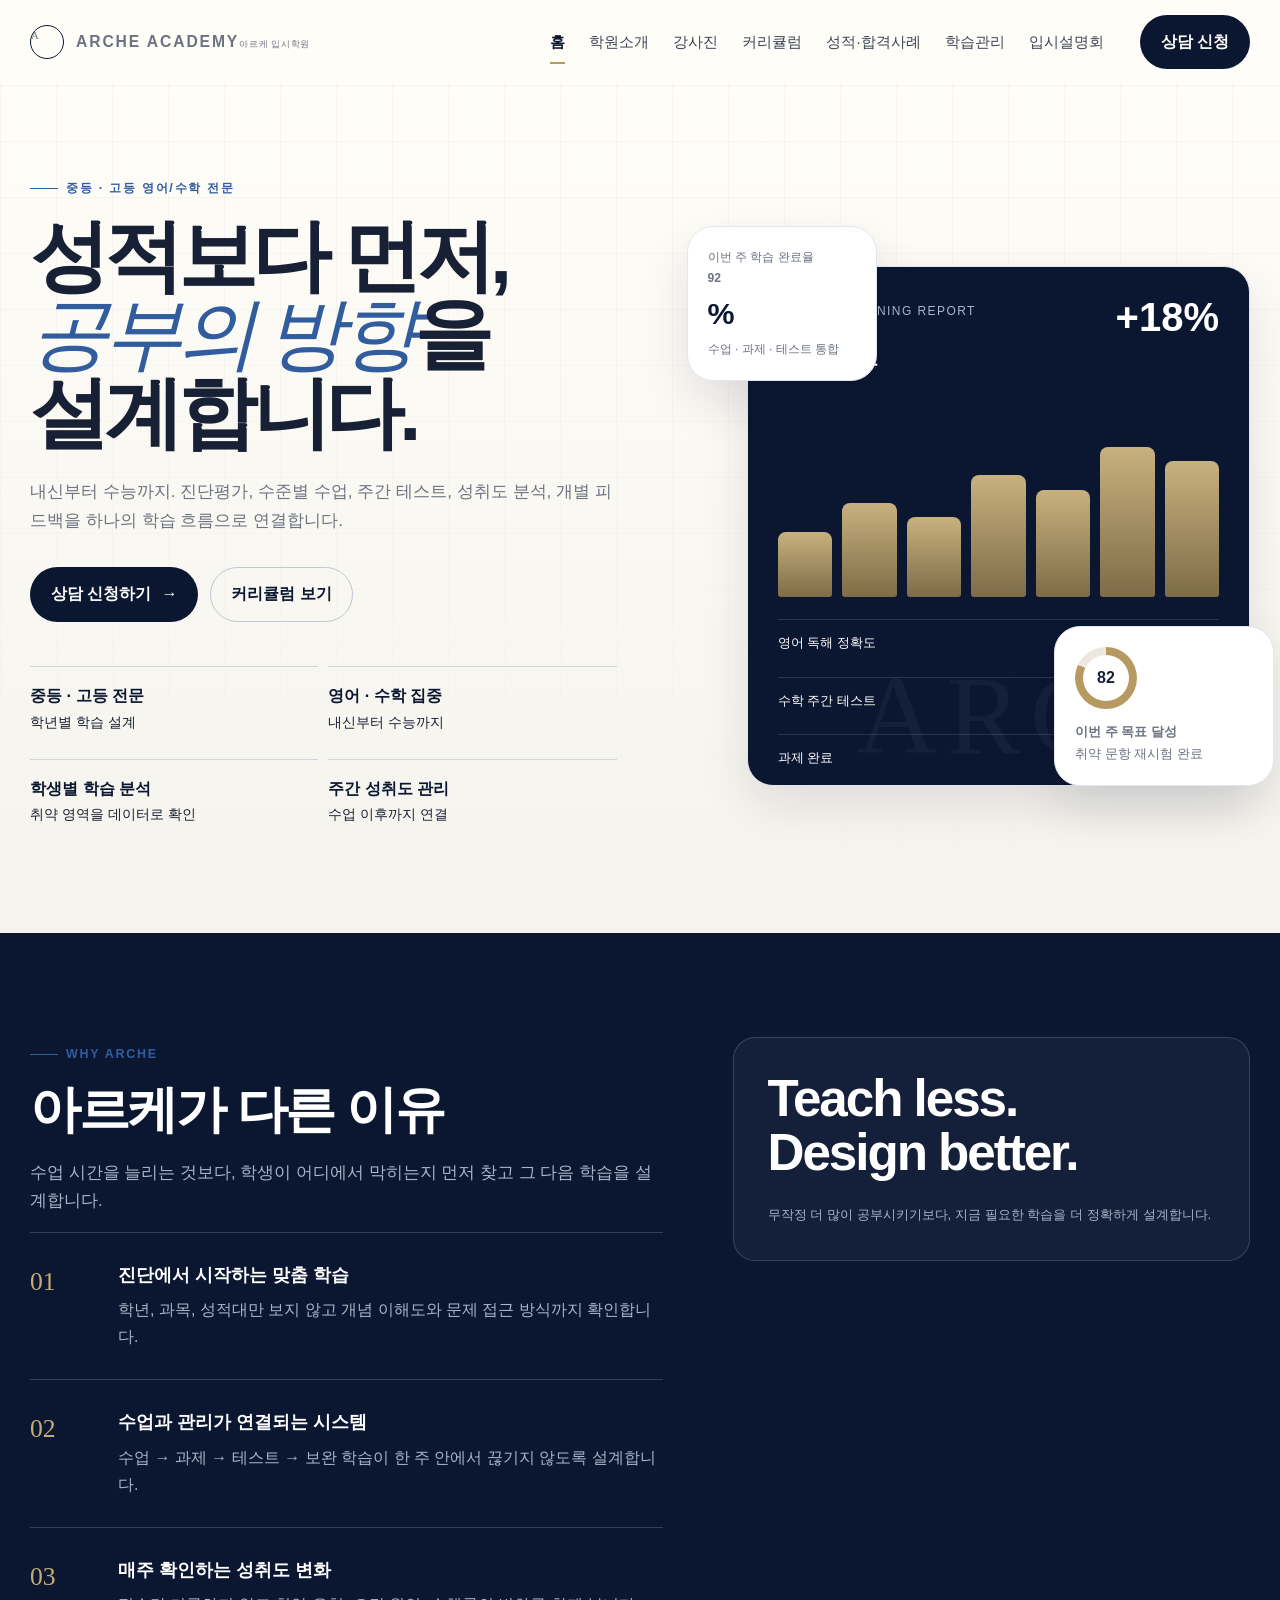
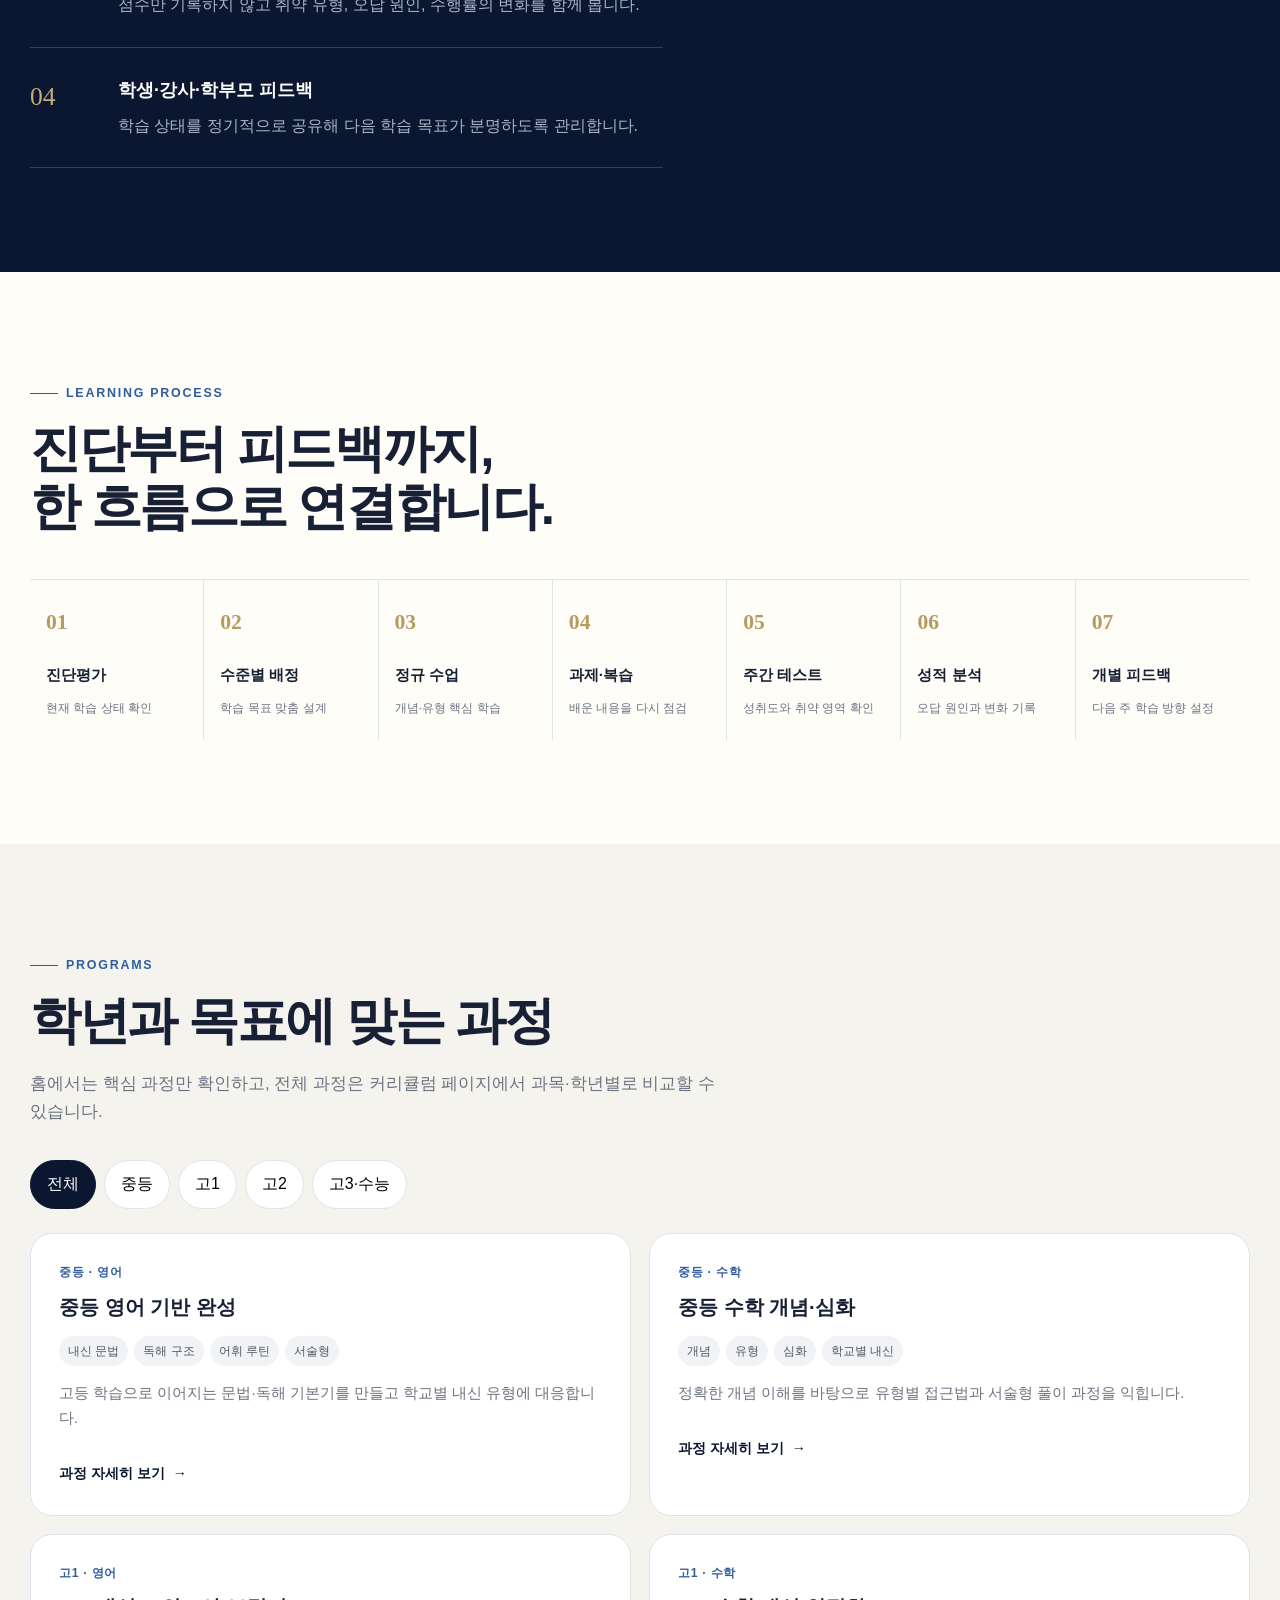
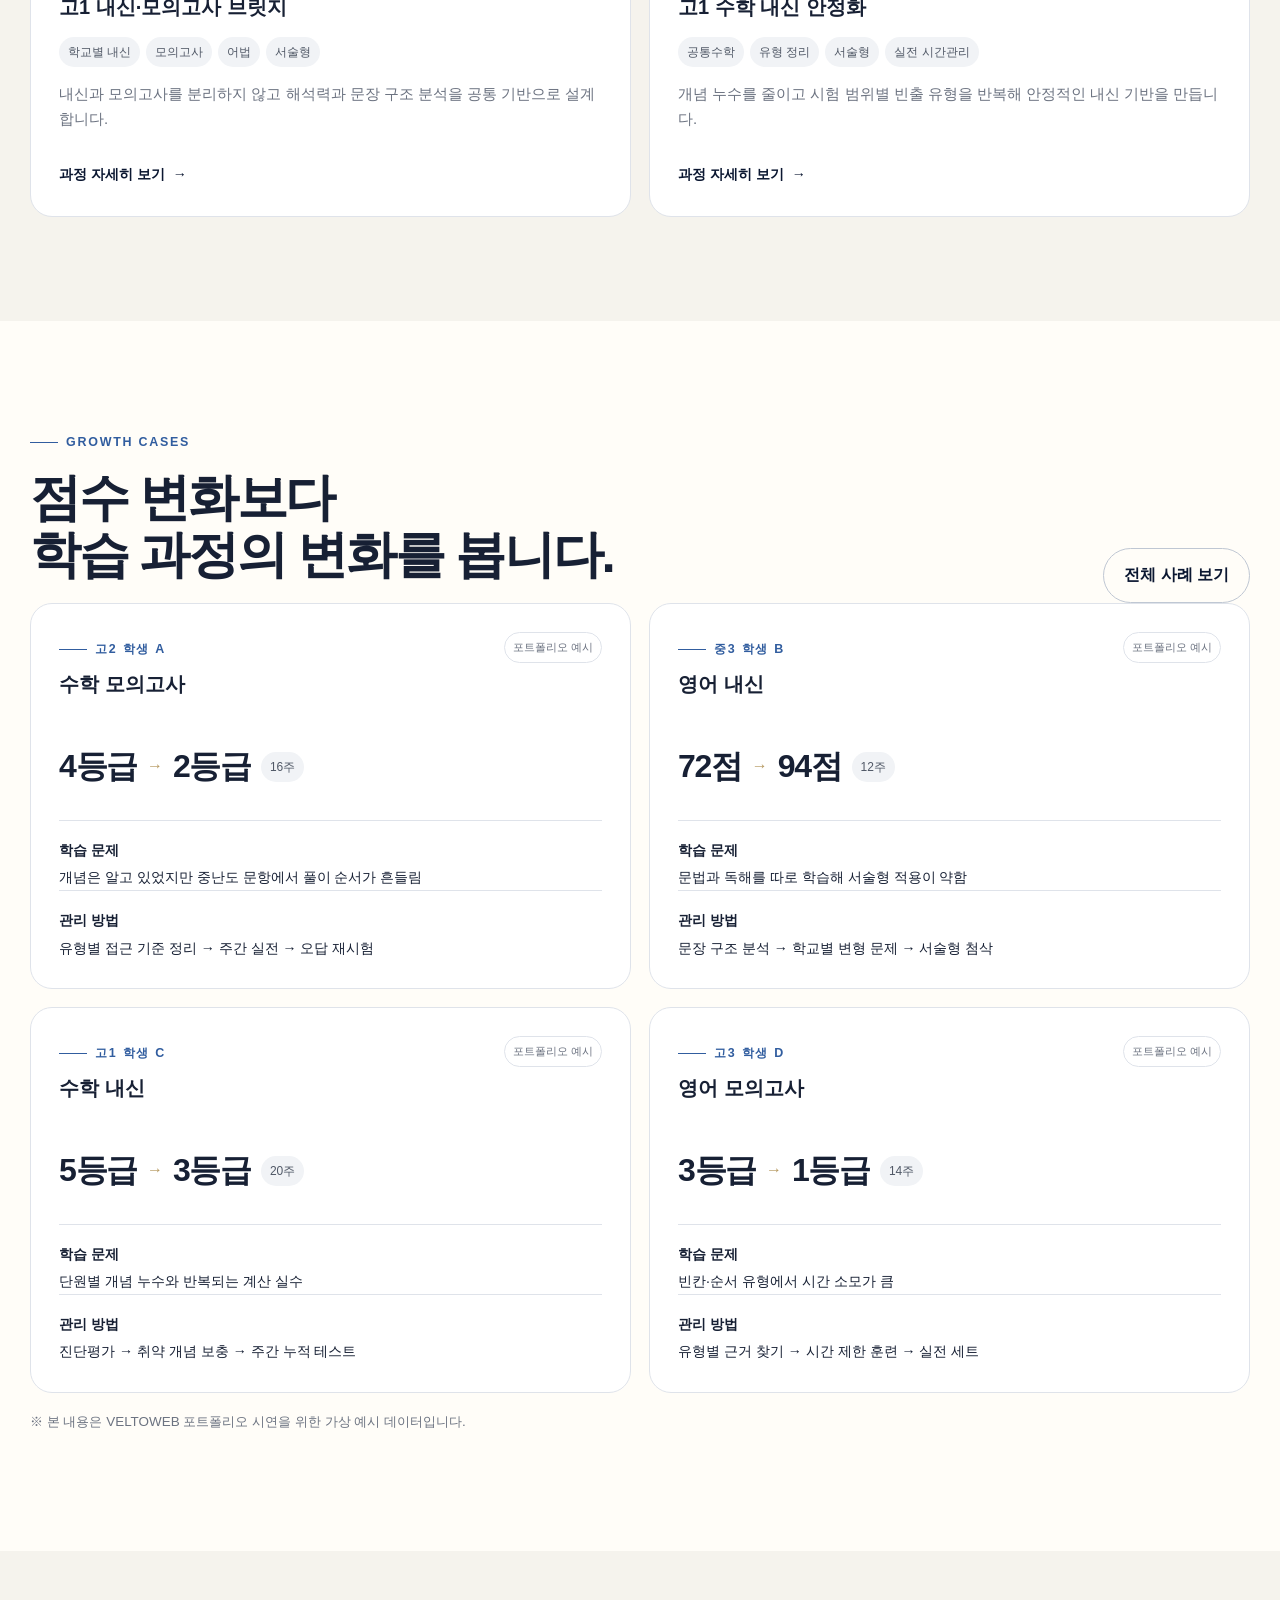
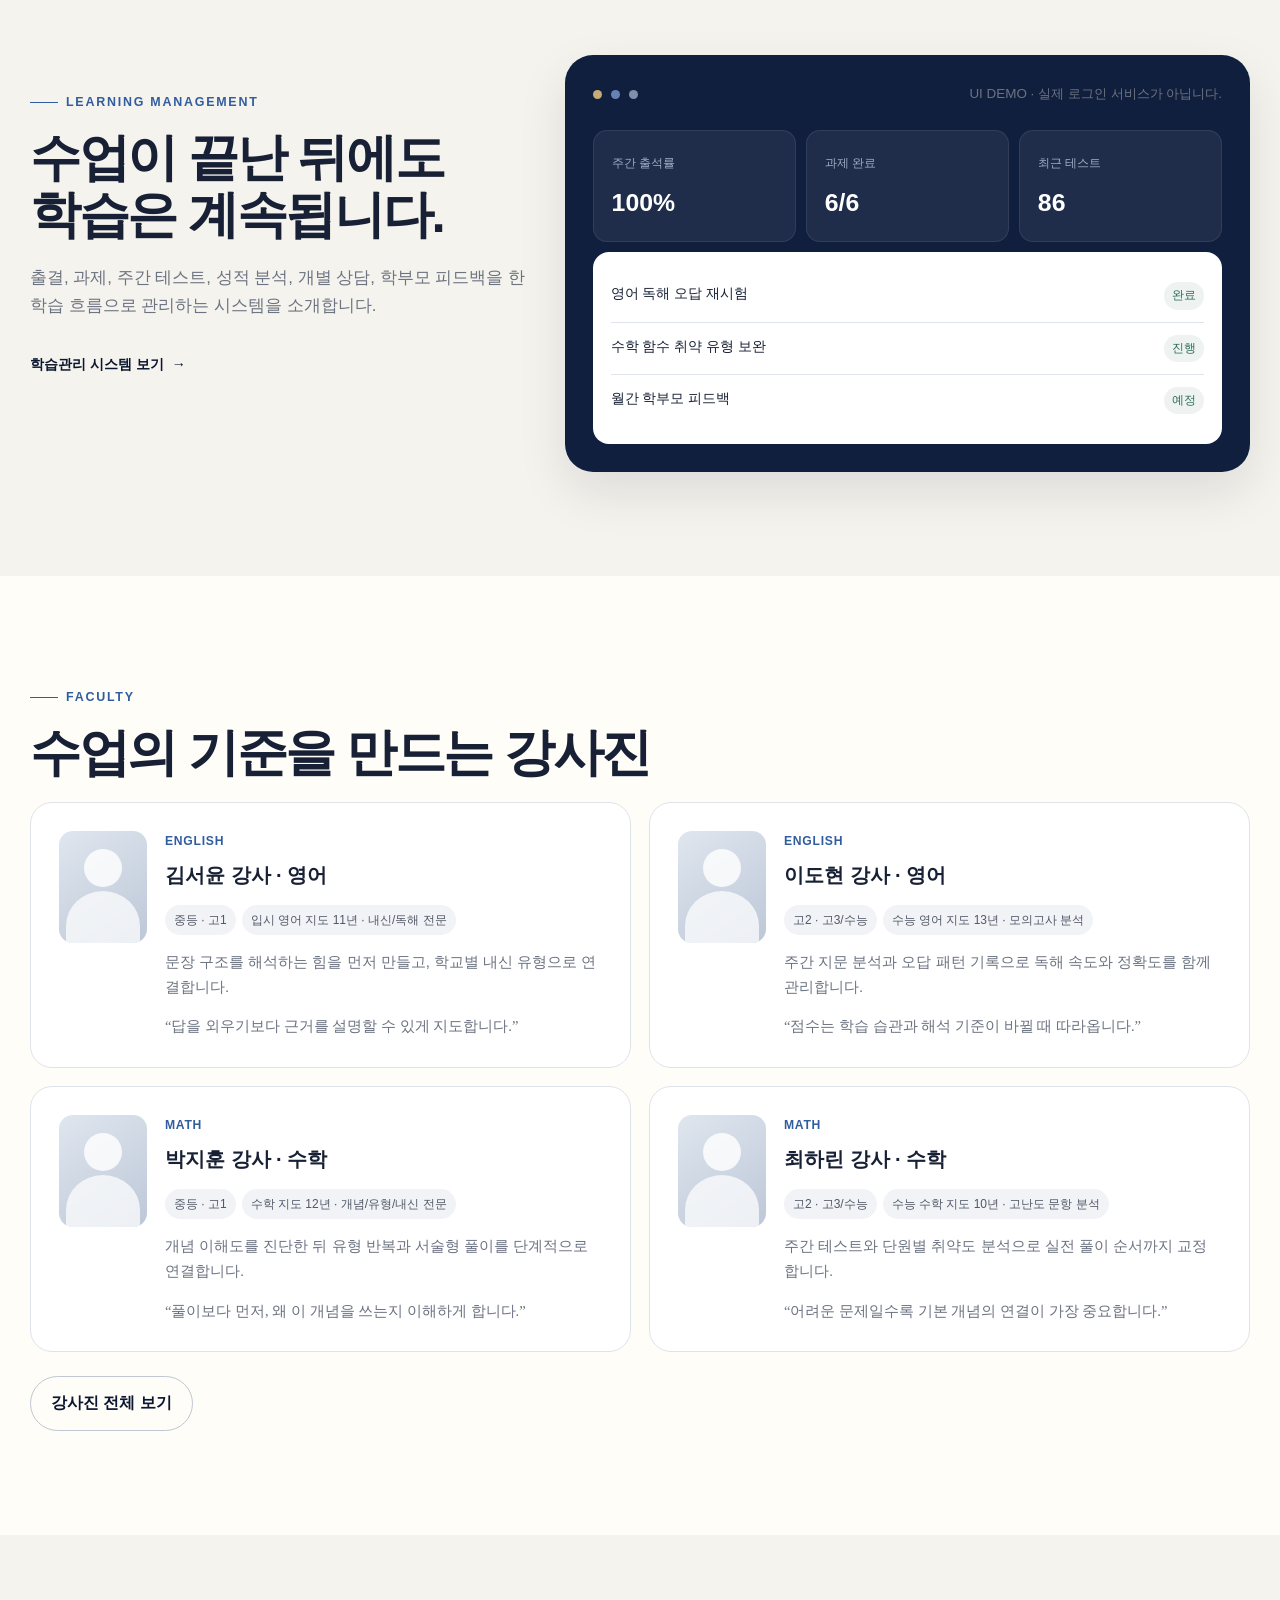
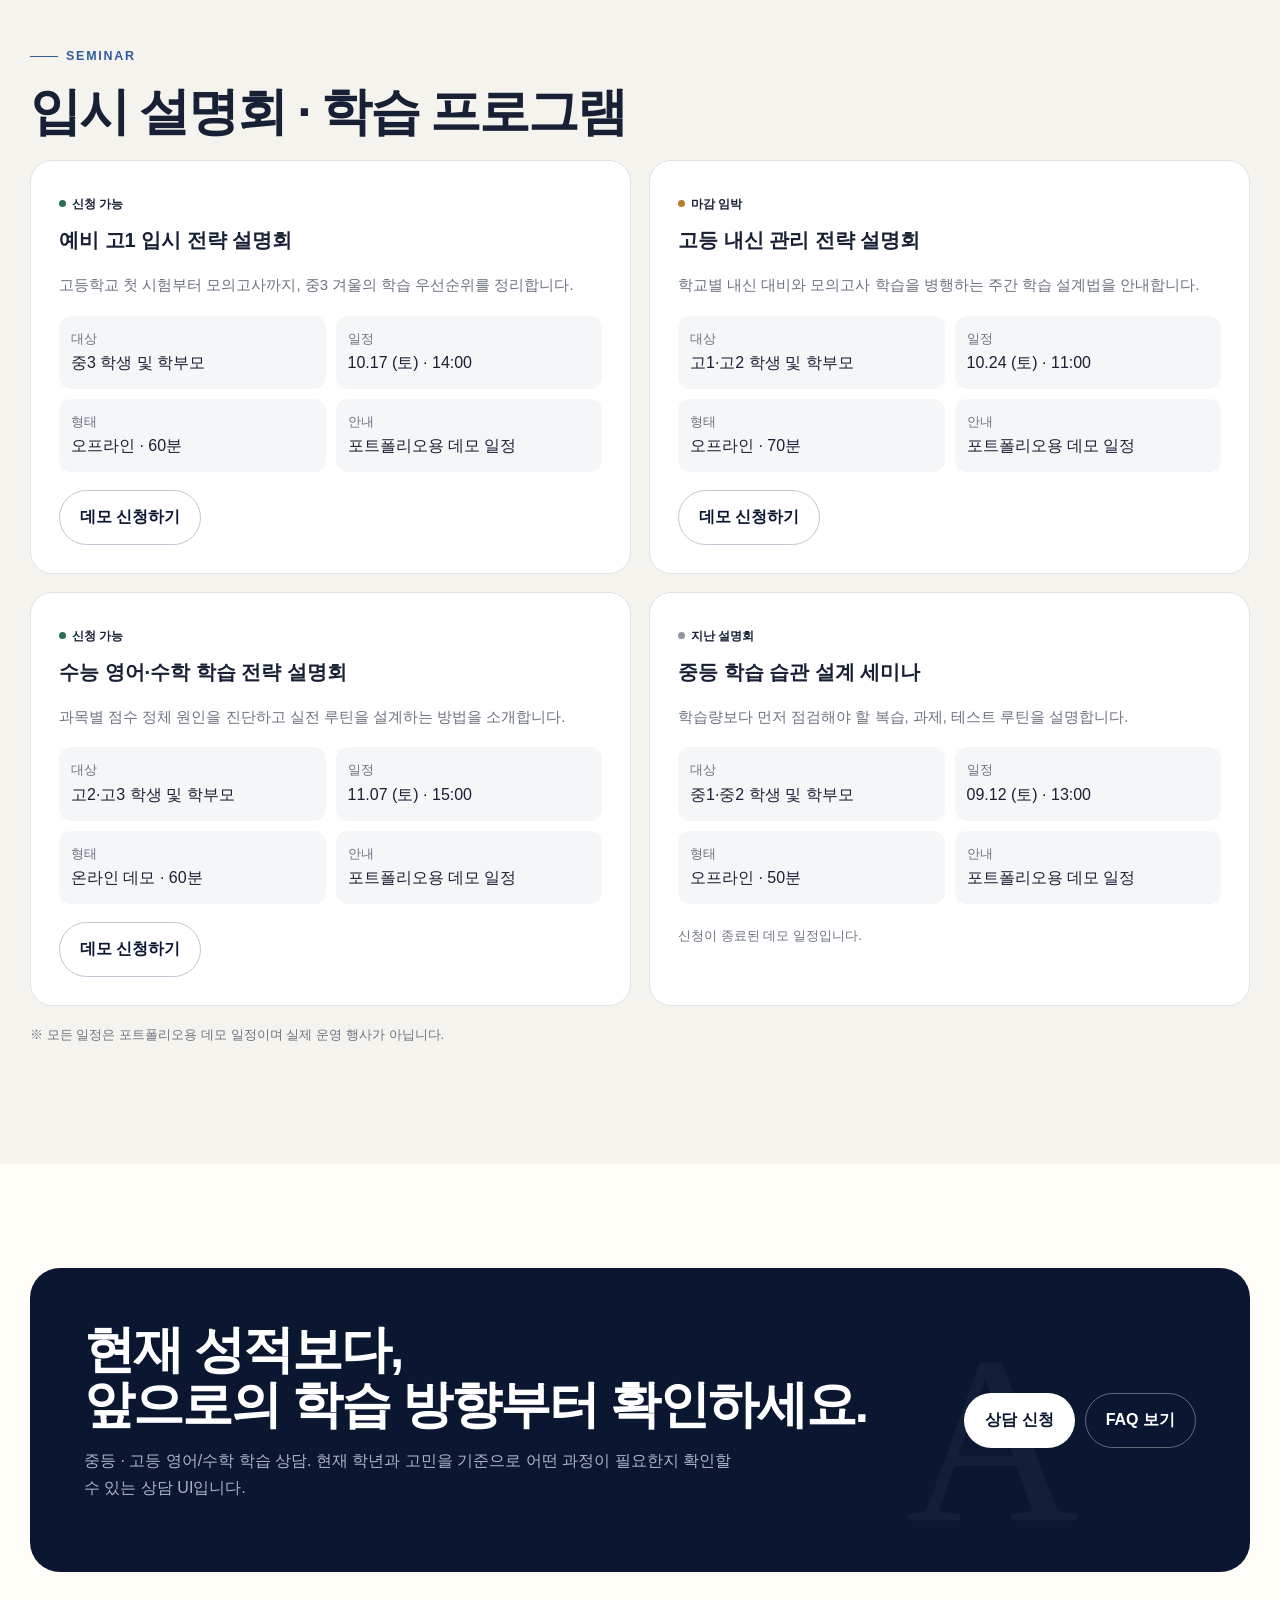
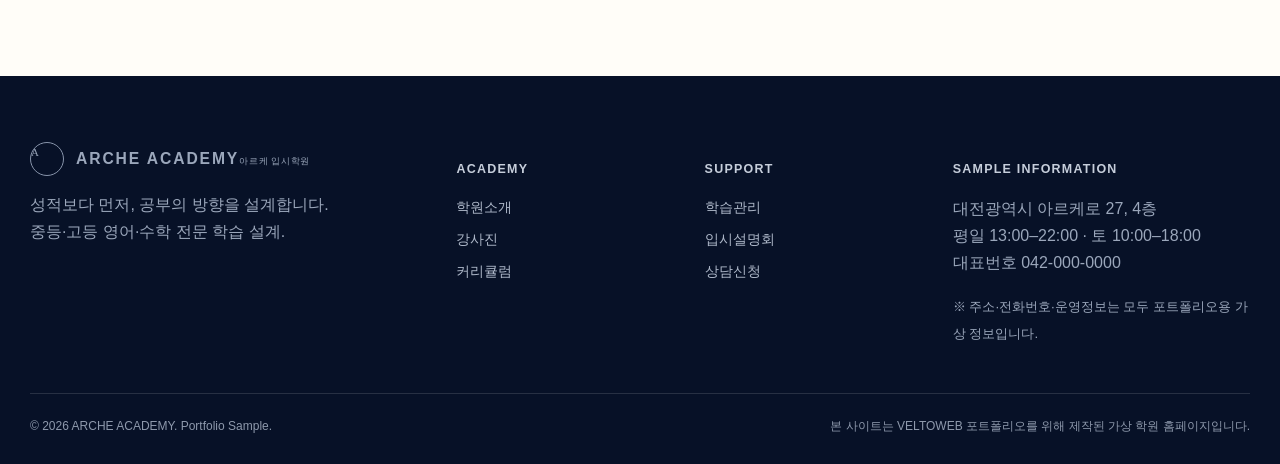
<file: index.html>
<!doctype html><html lang="ko"><head><meta charset="utf-8"><meta name="viewport" content="width=device-width,initial-scale=1,viewport-fit=cover"><title>홈 | 아르케 입시학원</title><meta name="description" content="중등·고등 영어·수학 전문 아르케 입시학원 포트폴리오 데모 홈페이지."><meta property="og:title" content="홈 | 아르케 입시학원"><meta property="og:description" content="중등·고등 영어·수학 전문 아르케 입시학원 포트폴리오 데모 홈페이지."><meta property="og:type" content="website"><meta name="theme-color" content="#0b1731"><link rel="icon" href="data:image/svg+xml,<svg xmlns=%22http://www.w3.org/2000/svg%22 viewBox=%220 0 100 100%22><rect width=%22100%22 height=%22100%22 rx=%2250%22 fill=%22%230b1731%22/><text x=%2250%22 y=%2264%22 font-size=%2250%22 text-anchor=%22middle%22 fill=%22white%22>A</text></svg>"><link rel="stylesheet" href="assets/css/style.css"><link rel="stylesheet" href="assets/css/responsive.css"></head><body><a class="skip-link" href="#main">본문 바로가기</a>
<header class="site-header"><div class="container header-inner">
<a class="brand" href="index.html" aria-label="아르케 입시학원 홈"><span class="brand-mark">A</span><span><strong>ARCHE ACADEMY</strong><small>아르케 입시학원</small></span></a>
<nav class="desktop-nav" aria-label="주요 메뉴"><a href="index.html" aria-current="page">홈</a><a href="about.html">학원소개</a><a href="teachers.html">강사진</a><a href="curriculum.html">커리큘럼</a><a href="results.html">성적·합격사례</a><a href="management.html">학습관리</a><a href="seminar.html">입시설명회</a></nav><a class="header-cta" href="consultation.html">상담 신청</a>
<button class="menu-btn" id="menuBtn" aria-label="메뉴 열기" aria-controls="mobileDrawer" aria-expanded="false"><i></i></button></div></header>
<div class="mobile-drawer" id="mobileDrawer" aria-hidden="true"><div class="drawer-overlay" tabindex="-1"></div><aside class="drawer-panel" aria-label="모바일 메뉴"><div class="drawer-top"><a class="brand" href="index.html"><span class="brand-mark">A</span><span><strong>ARCHE</strong><small>아르케 입시학원</small></span></a><button class="drawer-close" id="drawerClose" aria-label="메뉴 닫기">×</button></div><nav class="drawer-nav"><a href="index.html" aria-current="page">홈</a><a href="about.html">학원소개</a><a href="teachers.html">강사진</a><a href="curriculum.html">커리큘럼</a><a href="results.html">성적·합격사례</a><a href="management.html">학습관리</a><a href="seminar.html">입시설명회</a><a href="consultation.html">상담 신청</a></nav><div class="drawer-foot">중등 · 고등 영어/수학 전문<br>포트폴리오 데모 사이트</div></aside></div><main id="main">
<section class="hero"><div class="container hero-grid"><div class="reveal"><span class="eyebrow">중등 · 고등 영어/수학 전문</span><h1>성적보다 먼저,<br><em>공부의 방향</em>을<br>설계합니다.</h1><p class="hero-copy">내신부터 수능까지. 진단평가, 수준별 수업, 주간 테스트, 성취도 분석, 개별 피드백을 하나의 학습 흐름으로 연결합니다.</p><div class="hero-actions"><a class="btn btn-primary" href="consultation.html">상담 신청하기 <span>→</span></a><a class="btn btn-secondary" href="curriculum.html">커리큘럼 보기</a></div><div class="hero-points"><div class="hero-point"><b>중등 · 고등 전문</b>학년별 학습 설계</div><div class="hero-point"><b>영어 · 수학 집중</b>내신부터 수능까지</div><div class="hero-point"><b>학생별 학습 분석</b>취약 영역을 데이터로 확인</div><div class="hero-point"><b>주간 성취도 관리</b>수업 이후까지 연결</div></div></div><div class="hero-visual reveal" aria-label="학습관리 데이터 시각화 데모"><div class="visual-card floating-note"><span>이번 주 학습 완료율</span><strong><span data-count="92">0</span>%</strong><span>수업 · 과제 · 테스트 통합</span></div><div class="visual-card visual-main"><div class="dashboard-head"><div><span>WEEKLY LEARNING REPORT</span><h3>학습 성취도</h3></div><strong class="dashboard-score">+18%</strong></div><div class="mini-chart" aria-hidden="true"><i></i><i></i><i></i><i></i><i></i><i></i><i></i></div><div class="dashboard-list"><div class="dashboard-row"><span>영어 독해 정확도</span><b>84%</b></div><div class="dashboard-row"><span>수학 주간 테스트</span><b>18 / 20</b></div><div class="dashboard-row"><span>과제 완료</span><b>6 / 6</b></div></div></div><div class="visual-card floating-test"><div class="progress-ring"></div><p><b>이번 주 목표 달성</b><br>취약 문항 재시험 완료</p></div></div></div></section>
<section class="section dark-section"><div class="container reason-grid"><div><span class="eyebrow">Why ARCHE</span><h2 class="section-title">아르케가 다른 이유</h2><p class="section-lead">수업 시간을 늘리는 것보다, 학생이 어디에서 막히는지 먼저 찾고 그 다음 학습을 설계합니다.</p><div class="reason-list"><div class="reason-item reveal"><span class="num">01</span><div><h3>진단에서 시작하는 맞춤 학습</h3><p>학년, 과목, 성적대만 보지 않고 개념 이해도와 문제 접근 방식까지 확인합니다.</p></div></div><div class="reason-item reveal"><span class="num">02</span><div><h3>수업과 관리가 연결되는 시스템</h3><p>수업 → 과제 → 테스트 → 보완 학습이 한 주 안에서 끊기지 않도록 설계합니다.</p></div></div><div class="reason-item reveal"><span class="num">03</span><div><h3>매주 확인하는 성취도 변화</h3><p>점수만 기록하지 않고 취약 유형, 오답 원인, 수행률의 변화를 함께 봅니다.</p></div></div><div class="reason-item reveal"><span class="num">04</span><div><h3>학생·강사·학부모 피드백</h3><p>학습 상태를 정기적으로 공유해 다음 학습 목표가 분명하도록 관리합니다.</p></div></div></div></div><aside class="reason-statement reveal"><strong>Teach less.<br>Design better.</strong><small>무작정 더 많이 공부시키기보다, 지금 필요한 학습을 더 정확하게 설계합니다.</small></aside></div></section>
<section class="section"><div class="container"><span class="eyebrow">Learning Process</span><h2 class="section-title">진단부터 피드백까지,<br>한 흐름으로 연결합니다.</h2><div class="process"><div class="process-step reveal"><b>01</b><strong>진단평가</strong><span>현재 학습 상태 확인</span></div><div class="process-step reveal"><b>02</b><strong>수준별 배정</strong><span>학습 목표 맞춤 설계</span></div><div class="process-step reveal"><b>03</b><strong>정규 수업</strong><span>개념·유형 핵심 학습</span></div><div class="process-step reveal"><b>04</b><strong>과제·복습</strong><span>배운 내용을 다시 점검</span></div><div class="process-step reveal"><b>05</b><strong>주간 테스트</strong><span>성취도와 취약 영역 확인</span></div><div class="process-step reveal"><b>06</b><strong>성적 분석</strong><span>오답 원인과 변화 기록</span></div><div class="process-step reveal"><b>07</b><strong>개별 피드백</strong><span>다음 주 학습 방향 설정</span></div></div></div></section>
<section class="section" style="background:#f5f3ed"><div class="container"><span class="eyebrow">Programs</span><h2 class="section-title">학년과 목표에 맞는 과정</h2><p class="section-lead">홈에서는 핵심 과정만 확인하고, 전체 과정은 커리큘럼 페이지에서 과목·학년별로 비교할 수 있습니다.</p><div class="tabs" role="tablist" aria-label="학년별 과정"><button class="tab-btn active" data-grade="전체" aria-selected="true">전체</button><button class="tab-btn" data-grade="중등">중등</button><button class="tab-btn" data-grade="고1">고1</button><button class="tab-btn" data-grade="고2">고2</button><button class="tab-btn" data-grade="고3·수능">고3·수능</button></div><div class="program-grid" id="programGrid"></div></div></section>
<section class="section"><div class="container"><div style="display:flex;justify-content:space-between;gap:30px;align-items:end;flex-wrap:wrap"><div><span class="eyebrow">Growth Cases</span><h2 class="section-title">점수 변화보다<br>학습 과정의 변화를 봅니다.</h2></div><a class="btn btn-secondary" href="results.html">전체 사례 보기</a></div><div class="result-grid" id="resultGrid"></div><p class="note" style="margin-top:18px">※ 본 내용은 VELTOWEB 포트폴리오 시연을 위한 가상 예시 데이터입니다.</p></div></section>
<section class="section" style="background:#f5f3ed"><div class="container management-showcase"><div class="management-copy"><span class="eyebrow">Learning Management</span><h2 class="section-title">수업이 끝난 뒤에도<br>학습은 계속됩니다.</h2><p class="section-lead">출결, 과제, 주간 테스트, 성적 분석, 개별 상담, 학부모 피드백을 한 학습 흐름으로 관리하는 시스템을 소개합니다.</p><a class="card-link" href="management.html">학습관리 시스템 보기</a></div><div class="dashboard-demo reveal"><div class="demo-bar"><div class="demo-dot"></div><span class="note">UI DEMO · 실제 로그인 서비스가 아닙니다.</span></div><div class="metric-grid"><div class="metric"><span>주간 출석률</span><strong>100%</strong></div><div class="metric"><span>과제 완료</span><strong>6/6</strong></div><div class="metric"><span>최근 테스트</span><strong>86</strong></div></div><div class="demo-tasks"><div class="task-row"><span>영어 독해 오답 재시험</span><span class="status">완료</span></div><div class="task-row"><span>수학 함수 취약 유형 보완</span><span class="status">진행</span></div><div class="task-row"><span>월간 학부모 피드백</span><span class="status">예정</span></div></div></div></div></section>
<section class="section"><div class="container"><span class="eyebrow">Faculty</span><h2 class="section-title">수업의 기준을 만드는 강사진</h2><div class="teacher-grid" id="teacherGrid"></div><div style="margin-top:24px"><a class="btn btn-secondary" href="teachers.html">강사진 전체 보기</a></div></div></section>
<section class="section" style="background:#f5f3ed"><div class="container"><span class="eyebrow">Seminar</span><h2 class="section-title">입시 설명회 · 학습 프로그램</h2><div class="seminar-grid" id="seminarGrid"></div><p class="note" style="margin-top:18px">※ 모든 일정은 포트폴리오용 데모 일정이며 실제 운영 행사가 아닙니다.</p></div></section>
<section class="section"><div class="container"><div class="cta-panel reveal"><div><h2>현재 성적보다,<br>앞으로의 학습 방향부터 확인하세요.</h2><p>중등 · 고등 영어/수학 학습 상담. 현재 학년과 고민을 기준으로 어떤 과정이 필요한지 확인할 수 있는 상담 UI입니다.</p></div><div class="cta-actions"><a class="btn btn-primary" href="consultation.html">상담 신청</a><a class="btn btn-secondary" href="consultation.html#faq">FAQ 보기</a></div></div></div></section></main><footer class="site-footer"><div class="container"><div class="footer-grid"><div><a class="brand" href="index.html"><span class="brand-mark">A</span><span><strong>ARCHE ACADEMY</strong><small>아르케 입시학원</small></span></a><p>성적보다 먼저, 공부의 방향을 설계합니다.<br>중등·고등 영어·수학 전문 학습 설계.</p></div><div class="footer-col"><h4>Academy</h4><a href="about.html">학원소개</a><a href="teachers.html">강사진</a><a href="curriculum.html">커리큘럼</a></div><div class="footer-col"><h4>Support</h4><a href="management.html">학습관리</a><a href="seminar.html">입시설명회</a><a href="consultation.html">상담신청</a></div><div class="footer-col"><h4>Sample Information</h4><p>대전광역시 아르케로 27, 4층<br>평일 13:00–22:00 · 토 10:00–18:00<br>대표번호 042-000-0000</p><small>※ 주소·전화번호·운영정보는 모두 포트폴리오용 가상 정보입니다.</small></div></div><div class="footer-bottom"><span>© 2026 ARCHE ACADEMY. Portfolio Sample.</span><span>본 사이트는 VELTOWEB 포트폴리오를 위해 제작된 가상 학원 홈페이지입니다.</span></div></div></footer>
<div class="mobile-sticky" aria-label="빠른 상담"><a href="consultation.html#contact">문의</a><a href="consultation.html">상담 신청</a></div><div class="modal" id="seminarModal" aria-hidden="true" role="dialog" aria-modal="true" aria-labelledby="modalSeminarTitle"><div class="modal-overlay"></div><div class="modal-card"><button class="modal-close" id="modalClose" aria-label="닫기">×</button><h2 id="modalSeminarTitle">설명회 신청</h2><div class="demo-notice">포트폴리오용 데모 신청 화면입니다. 입력한 정보는 서버로 전송되거나 저장되지 않습니다.</div><form class="demo-form" novalidate><input type="hidden" id="seminarId"><div class="form-grid"><div class="field"><label for="seminarName">학생 이름</label><input id="seminarName" required autocomplete="off"><span class="field-error"></span></div><div class="field"><label for="seminarGrade">학년</label><select id="seminarGrade" required><option value="">선택</option><option>중1</option><option>중2</option><option>중3</option><option>고1</option><option>고2</option><option>고3</option></select><span class="field-error"></span></div><div class="field full"><label for="seminarTel">연락처</label><input id="seminarTel" type="tel" required placeholder="010-0000-0000" autocomplete="off"><span class="field-error"></span></div></div><label class="consent"><input type="checkbox" required> <span>데모 개인정보 수집 동의 UI를 확인했습니다. 실제 정보는 저장되지 않습니다.</span></label><span class="field-error" id="consentError"></span><button class="btn btn-primary" type="submit">데모 신청 완료</button><div class="form-success" tabindex="-1">신청 UI가 정상 처리되었습니다. 포트폴리오 데모이므로 실제 신청 정보는 전송되지 않았습니다.</div></form></div></div><script src="assets/js/data.js"></script><script src="assets/js/main.js"></script></body></html>
</file>
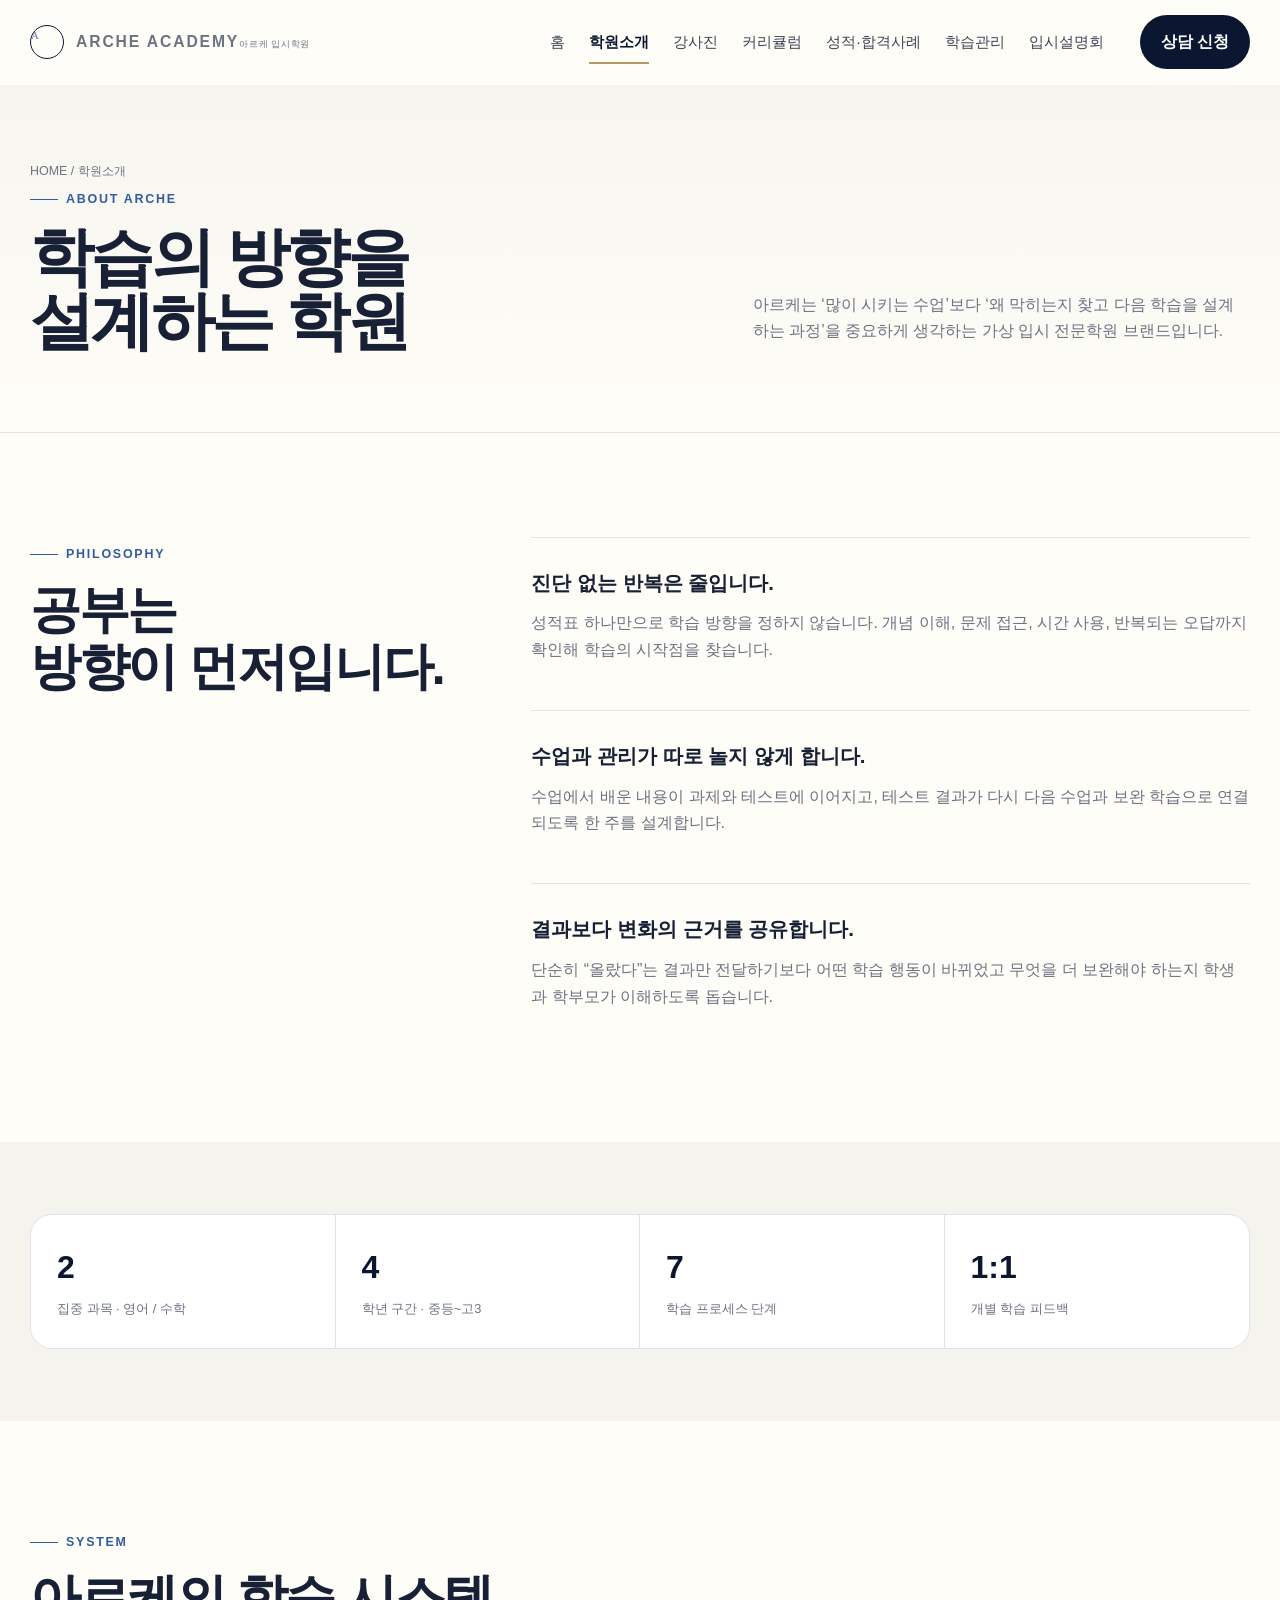
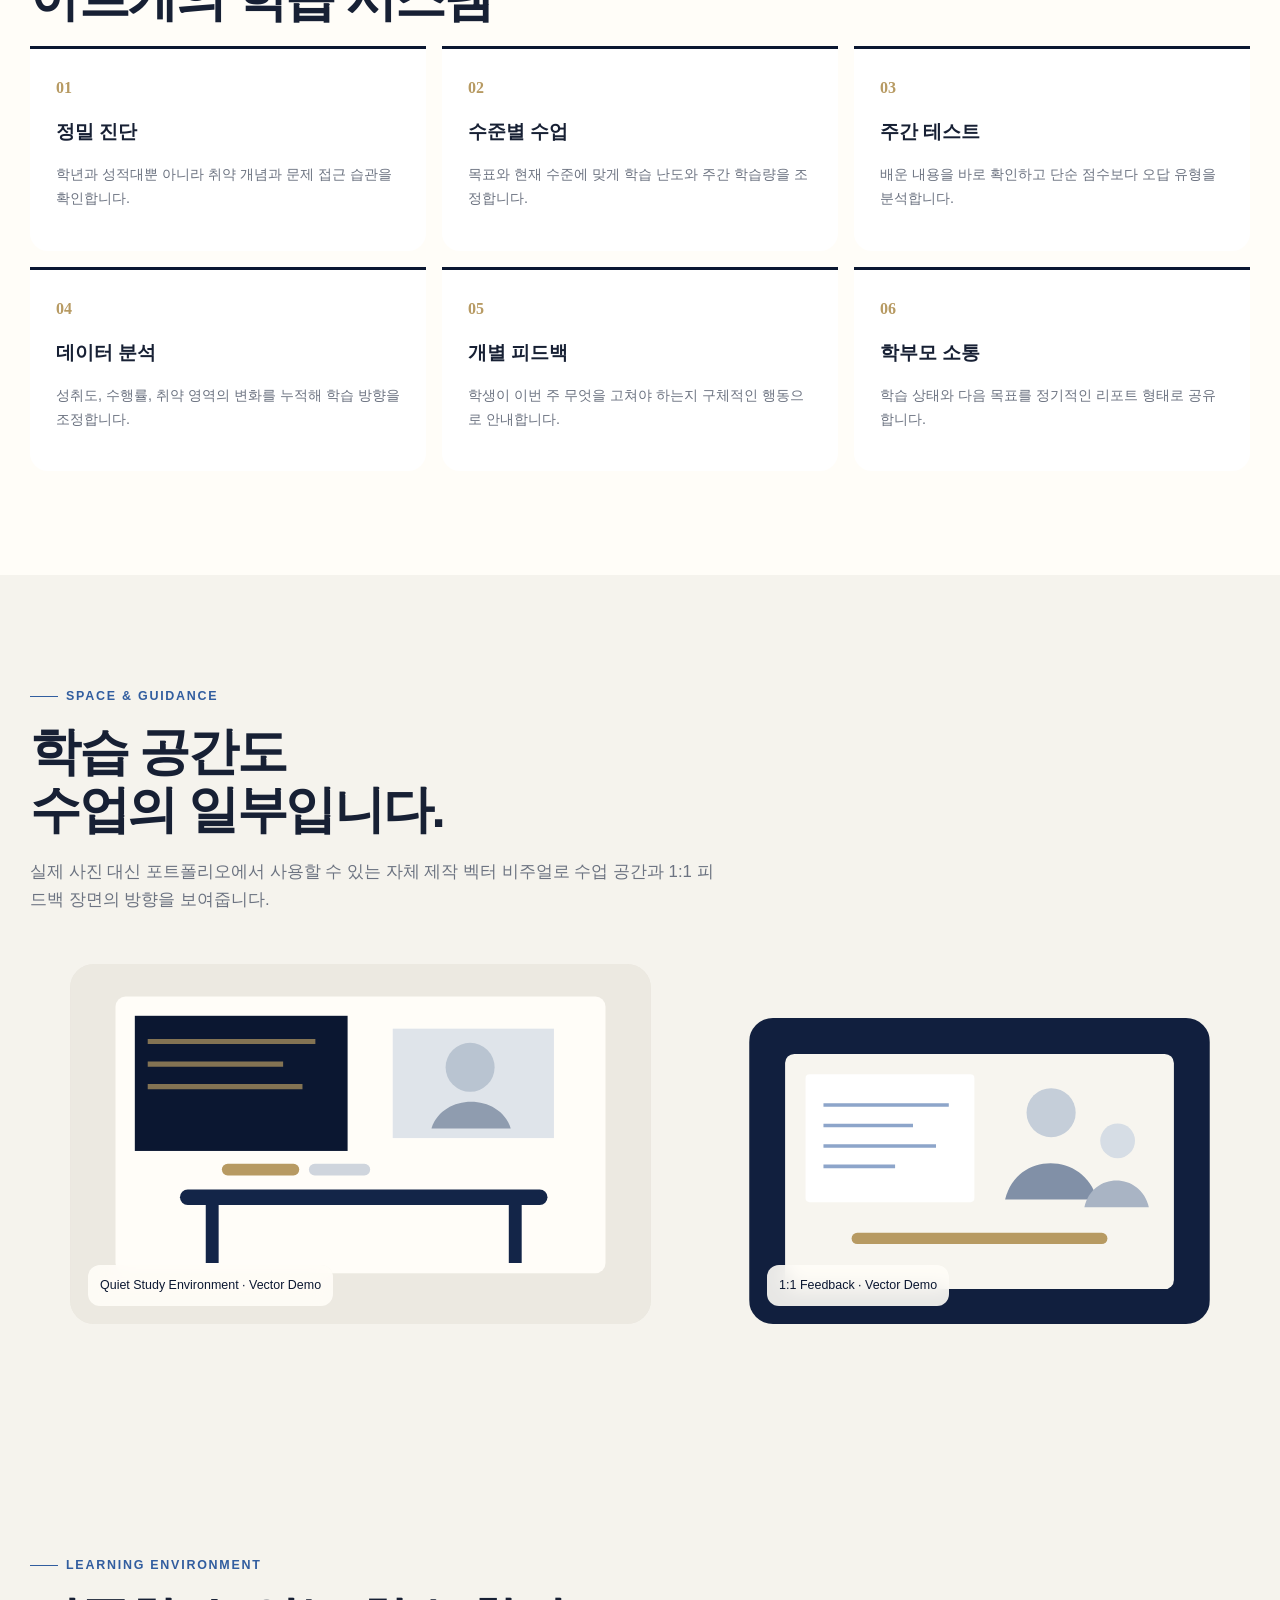
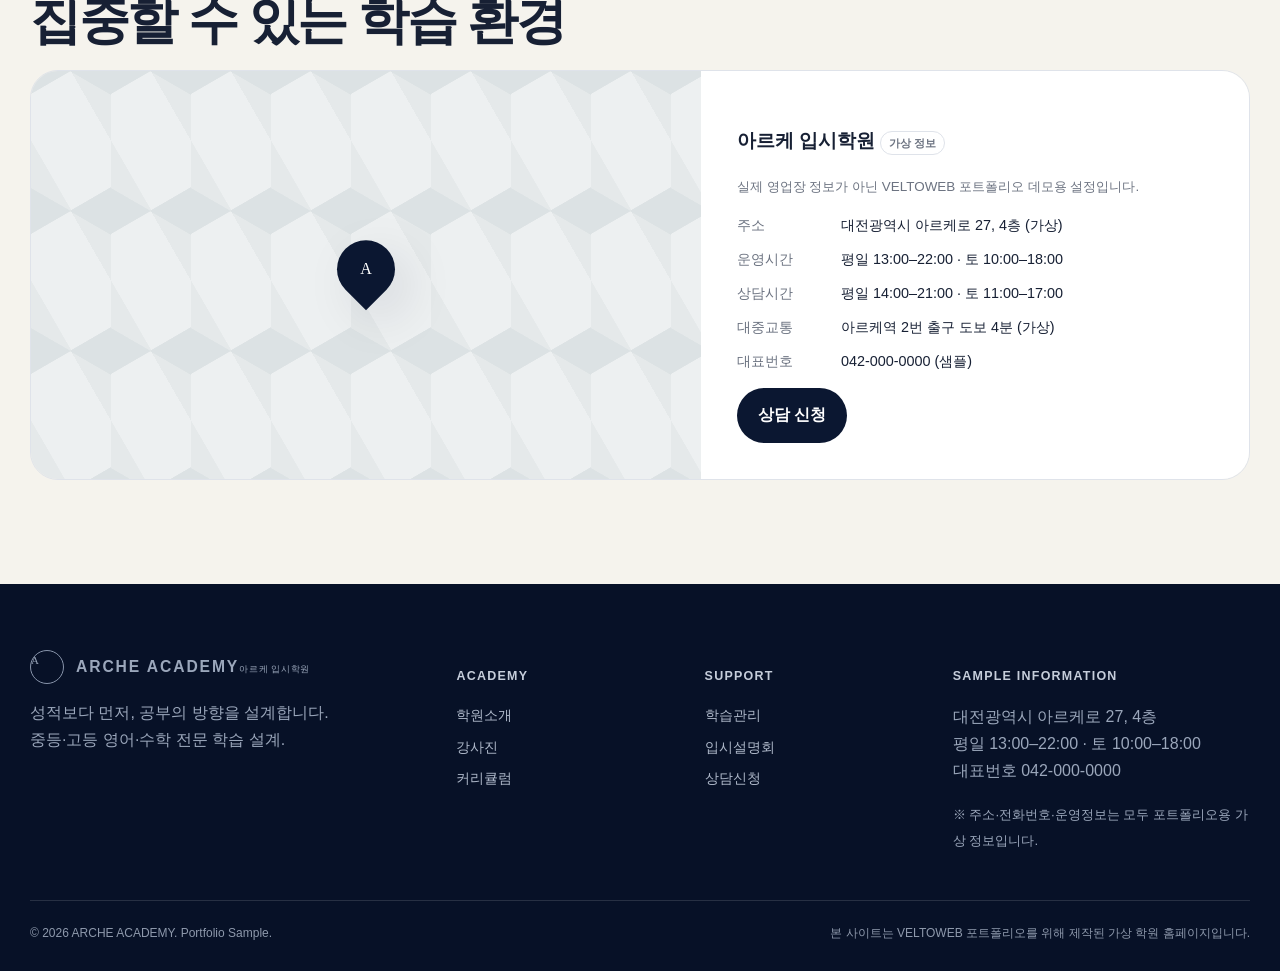
<file: about.html>
<!doctype html><html lang="ko"><head><meta charset="utf-8"><meta name="viewport" content="width=device-width,initial-scale=1,viewport-fit=cover"><title>학원소개 | 아르케 입시학원</title><meta name="description" content="아르케 입시학원의 교육 철학, 학습 시스템, 가상 학원 정보를 소개합니다."><meta property="og:title" content="학원소개 | 아르케 입시학원"><meta property="og:description" content="아르케 입시학원의 교육 철학, 학습 시스템, 가상 학원 정보를 소개합니다."><meta property="og:type" content="website"><meta name="theme-color" content="#0b1731"><link rel="icon" href="data:image/svg+xml,<svg xmlns=%22http://www.w3.org/2000/svg%22 viewBox=%220 0 100 100%22><rect width=%22100%22 height=%22100%22 rx=%2250%22 fill=%22%230b1731%22/><text x=%2250%22 y=%2264%22 font-size=%2250%22 text-anchor=%22middle%22 fill=%22white%22>A</text></svg>"><link rel="stylesheet" href="assets/css/style.css"><link rel="stylesheet" href="assets/css/responsive.css"></head><body><a class="skip-link" href="#main">본문 바로가기</a>
<header class="site-header"><div class="container header-inner">
<a class="brand" href="index.html" aria-label="아르케 입시학원 홈"><span class="brand-mark">A</span><span><strong>ARCHE ACADEMY</strong><small>아르케 입시학원</small></span></a>
<nav class="desktop-nav" aria-label="주요 메뉴"><a href="index.html">홈</a><a href="about.html" aria-current="page">학원소개</a><a href="teachers.html">강사진</a><a href="curriculum.html">커리큘럼</a><a href="results.html">성적·합격사례</a><a href="management.html">학습관리</a><a href="seminar.html">입시설명회</a></nav><a class="header-cta" href="consultation.html">상담 신청</a>
<button class="menu-btn" id="menuBtn" aria-label="메뉴 열기" aria-controls="mobileDrawer" aria-expanded="false"><i></i></button></div></header>
<div class="mobile-drawer" id="mobileDrawer" aria-hidden="true"><div class="drawer-overlay" tabindex="-1"></div><aside class="drawer-panel" aria-label="모바일 메뉴"><div class="drawer-top"><a class="brand" href="index.html"><span class="brand-mark">A</span><span><strong>ARCHE</strong><small>아르케 입시학원</small></span></a><button class="drawer-close" id="drawerClose" aria-label="메뉴 닫기">×</button></div><nav class="drawer-nav"><a href="index.html">홈</a><a href="about.html" aria-current="page">학원소개</a><a href="teachers.html">강사진</a><a href="curriculum.html">커리큘럼</a><a href="results.html">성적·합격사례</a><a href="management.html">학습관리</a><a href="seminar.html">입시설명회</a><a href="consultation.html">상담 신청</a></nav><div class="drawer-foot">중등 · 고등 영어/수학 전문<br>포트폴리오 데모 사이트</div></aside></div><main id="main"><section class="page-hero"><div class="container page-hero-grid"><div><div class="breadcrumb">HOME / 학원소개</div><span class="eyebrow">About ARCHE</span><h1>학습의 방향을<br>설계하는 학원</h1></div><p class="aside">아르케는 ‘많이 시키는 수업’보다 ‘왜 막히는지 찾고 다음 학습을 설계하는 과정’을 중요하게 생각하는 가상 입시 전문학원 브랜드입니다.</p></div></section>
<section class="section"><div class="container editorial-grid"><div class="editorial-title"><span class="eyebrow">Philosophy</span><h2 class="section-title">공부는<br>방향이 먼저입니다.</h2></div><div class="editorial-stack"><article class="editorial-item reveal"><h3>진단 없는 반복은 줄입니다.</h3><p>성적표 하나만으로 학습 방향을 정하지 않습니다. 개념 이해, 문제 접근, 시간 사용, 반복되는 오답까지 확인해 학습의 시작점을 찾습니다.</p></article><article class="editorial-item reveal"><h3>수업과 관리가 따로 놀지 않게 합니다.</h3><p>수업에서 배운 내용이 과제와 테스트에 이어지고, 테스트 결과가 다시 다음 수업과 보완 학습으로 연결되도록 한 주를 설계합니다.</p></article><article class="editorial-item reveal"><h3>결과보다 변화의 근거를 공유합니다.</h3><p>단순히 “올랐다”는 결과만 전달하기보다 어떤 학습 행동이 바뀌었고 무엇을 더 보완해야 하는지 학생과 학부모가 이해하도록 돕습니다.</p></article></div></div></section>
<section class="section-sm" style="background:#f5f3ed"><div class="container"><div class="stat-strip"><div class="stat"><strong>2</strong><span>집중 과목 · 영어 / 수학</span></div><div class="stat"><strong>4</strong><span>학년 구간 · 중등~고3</span></div><div class="stat"><strong>7</strong><span>학습 프로세스 단계</span></div><div class="stat"><strong>1:1</strong><span>개별 학습 피드백</span></div></div></div></section>
<section class="section"><div class="container"><span class="eyebrow">System</span><h2 class="section-title">아르케의 학습 시스템</h2><div class="management-grid"><article class="management-item"><b>01</b><h3>정밀 진단</h3><p>학년과 성적대뿐 아니라 취약 개념과 문제 접근 습관을 확인합니다.</p></article><article class="management-item"><b>02</b><h3>수준별 수업</h3><p>목표와 현재 수준에 맞게 학습 난도와 주간 학습량을 조정합니다.</p></article><article class="management-item"><b>03</b><h3>주간 테스트</h3><p>배운 내용을 바로 확인하고 단순 점수보다 오답 유형을 분석합니다.</p></article><article class="management-item"><b>04</b><h3>데이터 분석</h3><p>성취도, 수행률, 취약 영역의 변화를 누적해 학습 방향을 조정합니다.</p></article><article class="management-item"><b>05</b><h3>개별 피드백</h3><p>학생이 이번 주 무엇을 고쳐야 하는지 구체적인 행동으로 안내합니다.</p></article><article class="management-item"><b>06</b><h3>학부모 소통</h3><p>학습 상태와 다음 목표를 정기적인 리포트 형태로 공유합니다.</p></article></div></div></section>
<section class="section" style="background:#f5f3ed"><div class="container"><span class="eyebrow">Space & Guidance</span><h2 class="section-title">학습 공간도<br>수업의 일부입니다.</h2><p class="section-lead">실제 사진 대신 포트폴리오에서 사용할 수 있는 자체 제작 벡터 비주얼로 수업 공간과 1:1 피드백 장면의 방향을 보여줍니다.</p><div class="image-story-grid"><figure class="image-story reveal"><img src="assets/images/study-room.svg" alt="정돈된 학습 공간을 표현한 벡터 일러스트"><figcaption class="image-caption">Quiet Study Environment · Vector Demo</figcaption></figure><figure class="image-story small reveal"><img src="assets/images/teacher-session.svg" alt="강사와 학생의 개별 피드백 장면을 표현한 벡터 일러스트"><figcaption class="image-caption">1:1 Feedback · Vector Demo</figcaption></figure></div></div></section><section class="section" style="background:#f5f3ed"><div class="container"><span class="eyebrow">Learning Environment</span><h2 class="section-title">집중할 수 있는 학습 환경</h2><div class="location-box"><div class="map-visual" aria-label="가상 위치 지도 스타일 그래픽"><div class="map-pin"></div></div><div class="location-info"><h3>아르케 입시학원 <span class="portfolio-tag">가상 정보</span></h3><p class="note">실제 영업장 정보가 아닌 VELTOWEB 포트폴리오 데모용 설정입니다.</p><dl><dt>주소</dt><dd>대전광역시 아르케로 27, 4층 (가상)</dd><dt>운영시간</dt><dd>평일 13:00–22:00 · 토 10:00–18:00</dd><dt>상담시간</dt><dd>평일 14:00–21:00 · 토 11:00–17:00</dd><dt>대중교통</dt><dd>아르케역 2번 출구 도보 4분 (가상)</dd><dt>대표번호</dt><dd>042-000-0000 (샘플)</dd></dl><a class="btn btn-primary" href="consultation.html">상담 신청</a></div></div></div></section></main><footer class="site-footer"><div class="container"><div class="footer-grid"><div><a class="brand" href="index.html"><span class="brand-mark">A</span><span><strong>ARCHE ACADEMY</strong><small>아르케 입시학원</small></span></a><p>성적보다 먼저, 공부의 방향을 설계합니다.<br>중등·고등 영어·수학 전문 학습 설계.</p></div><div class="footer-col"><h4>Academy</h4><a href="about.html">학원소개</a><a href="teachers.html">강사진</a><a href="curriculum.html">커리큘럼</a></div><div class="footer-col"><h4>Support</h4><a href="management.html">학습관리</a><a href="seminar.html">입시설명회</a><a href="consultation.html">상담신청</a></div><div class="footer-col"><h4>Sample Information</h4><p>대전광역시 아르케로 27, 4층<br>평일 13:00–22:00 · 토 10:00–18:00<br>대표번호 042-000-0000</p><small>※ 주소·전화번호·운영정보는 모두 포트폴리오용 가상 정보입니다.</small></div></div><div class="footer-bottom"><span>© 2026 ARCHE ACADEMY. Portfolio Sample.</span><span>본 사이트는 VELTOWEB 포트폴리오를 위해 제작된 가상 학원 홈페이지입니다.</span></div></div></footer>
<div class="mobile-sticky" aria-label="빠른 상담"><a href="consultation.html#contact">문의</a><a href="consultation.html">상담 신청</a></div><script src="assets/js/data.js"></script><script src="assets/js/main.js"></script></body></html>
</file>
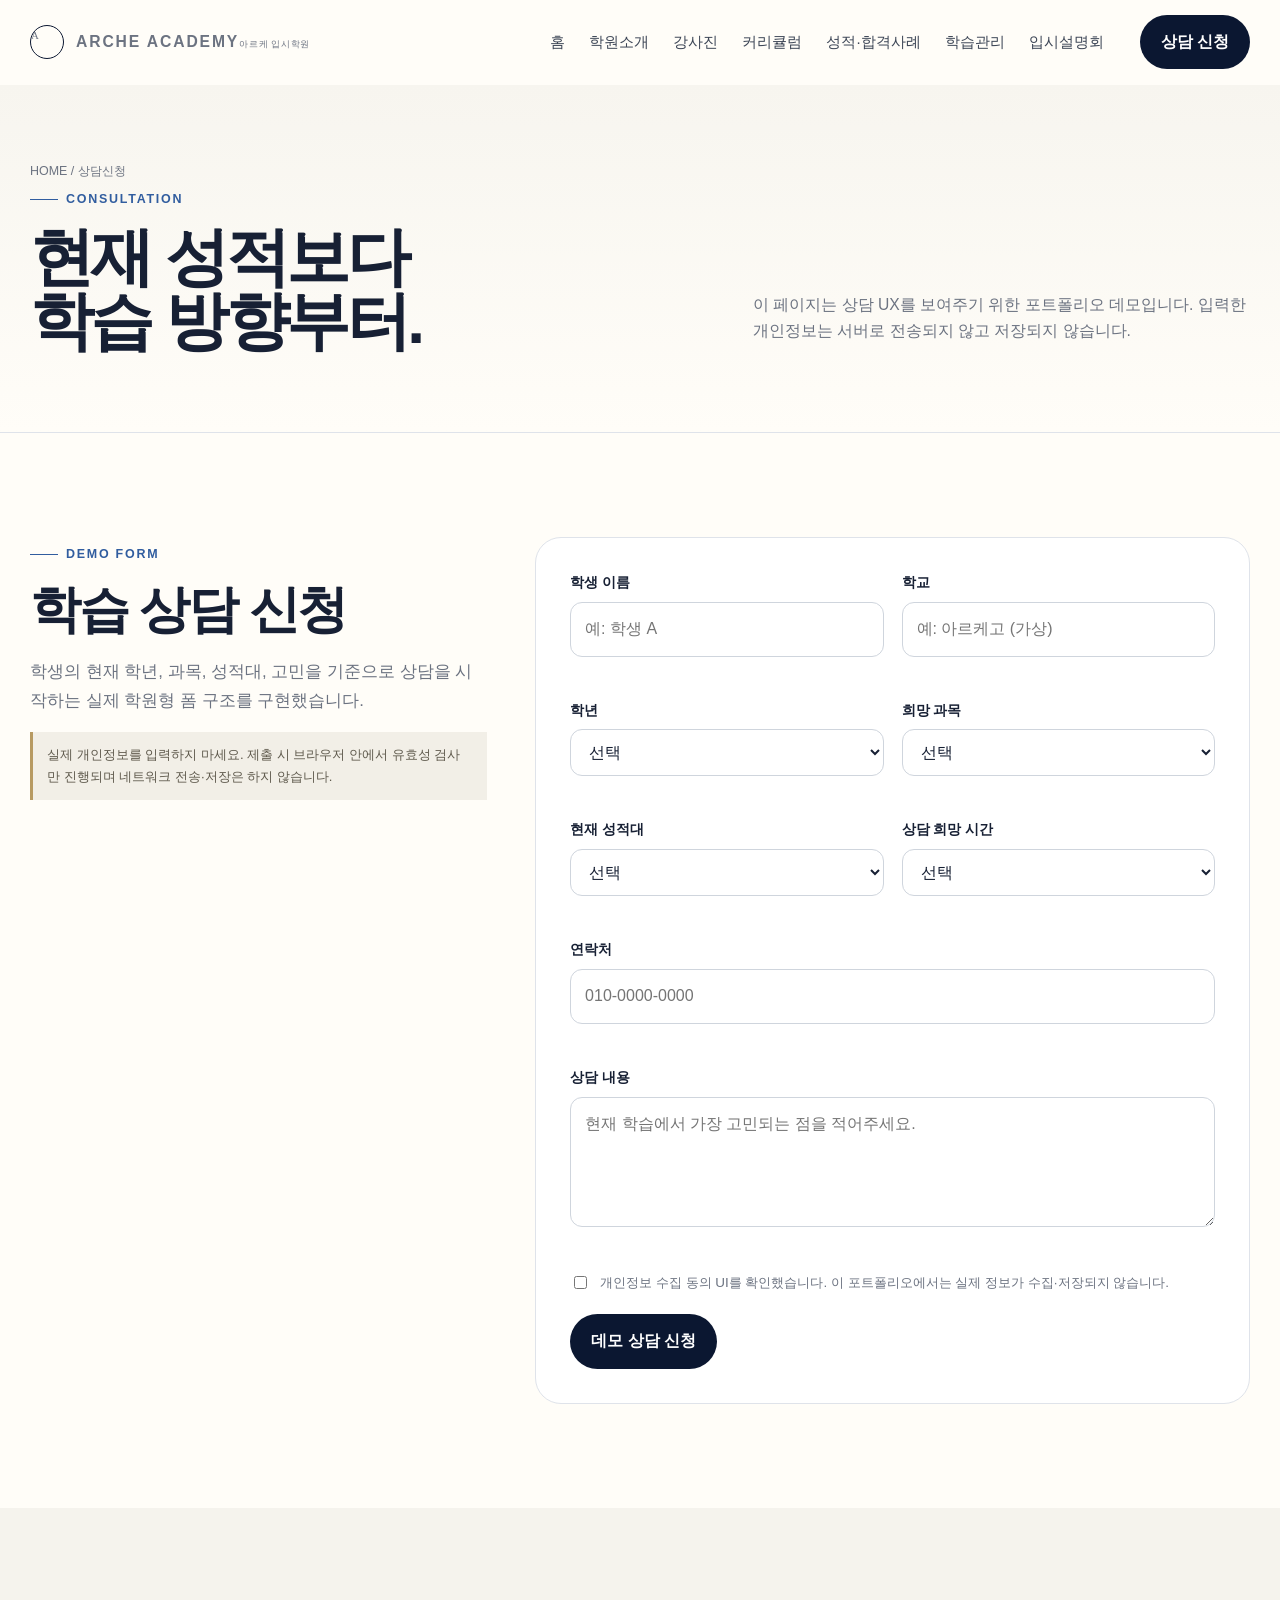
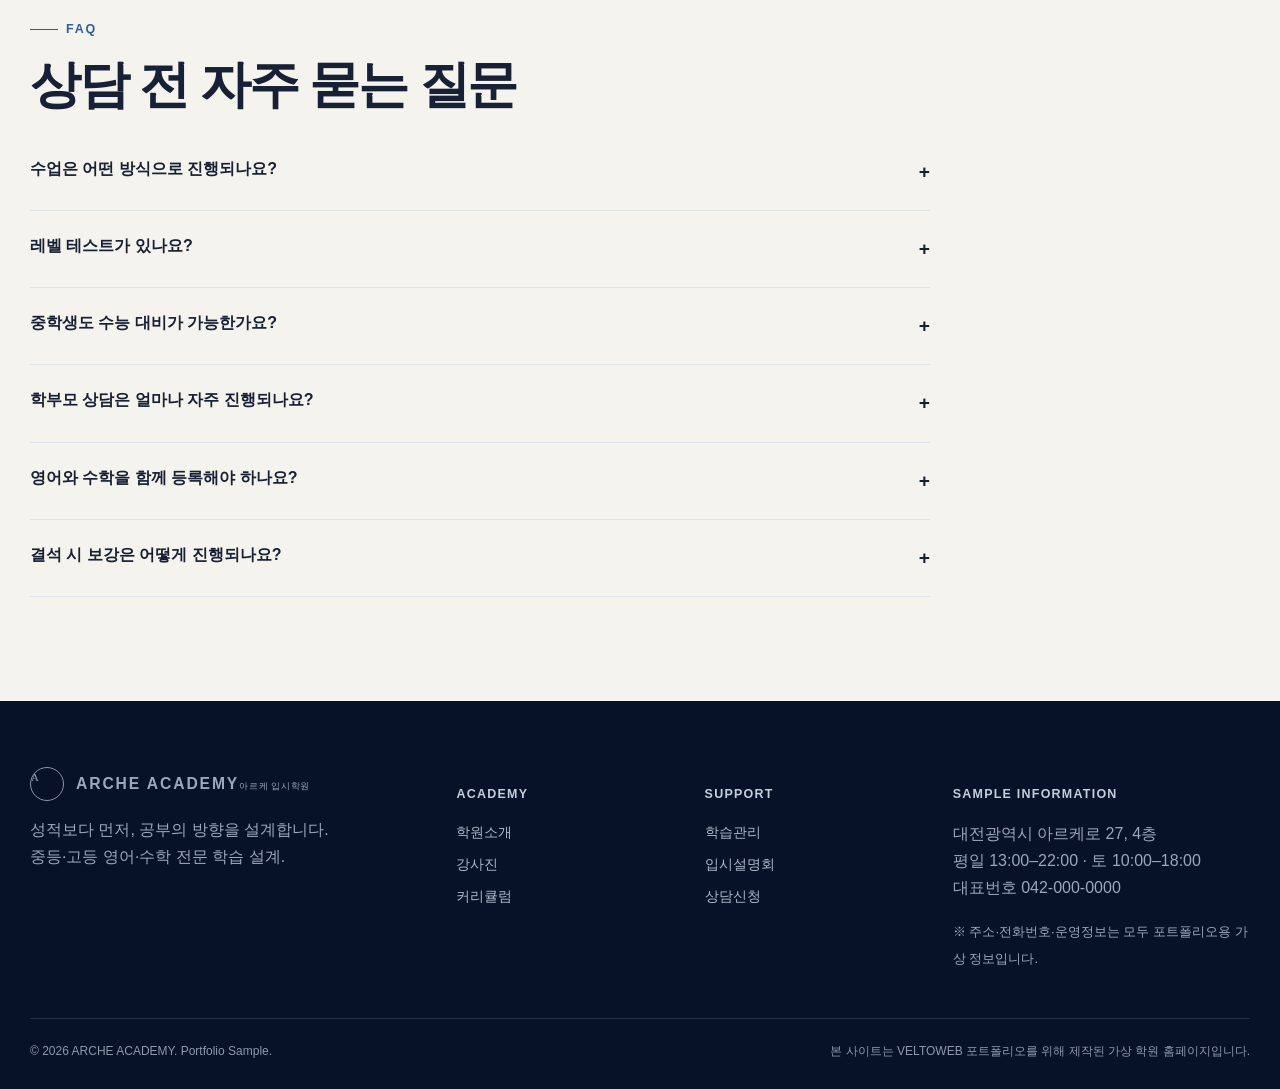
<file: consultation.html>
<!doctype html><html lang="ko"><head><meta charset="utf-8"><meta name="viewport" content="width=device-width,initial-scale=1,viewport-fit=cover"><title>상담신청 | 아르케 입시학원</title><meta name="description" content="학생 학년, 과목, 성적대, 상담 희망 시간을 입력하는 포트폴리오용 상담 데모 폼입니다."><meta property="og:title" content="상담신청 | 아르케 입시학원"><meta property="og:description" content="학생 학년, 과목, 성적대, 상담 희망 시간을 입력하는 포트폴리오용 상담 데모 폼입니다."><meta property="og:type" content="website"><meta name="theme-color" content="#0b1731"><link rel="icon" href="data:image/svg+xml,<svg xmlns=%22http://www.w3.org/2000/svg%22 viewBox=%220 0 100 100%22><rect width=%22100%22 height=%22100%22 rx=%2250%22 fill=%22%230b1731%22/><text x=%2250%22 y=%2264%22 font-size=%2250%22 text-anchor=%22middle%22 fill=%22white%22>A</text></svg>"><link rel="stylesheet" href="assets/css/style.css"><link rel="stylesheet" href="assets/css/responsive.css"></head><body><a class="skip-link" href="#main">본문 바로가기</a>
<header class="site-header"><div class="container header-inner">
<a class="brand" href="index.html" aria-label="아르케 입시학원 홈"><span class="brand-mark">A</span><span><strong>ARCHE ACADEMY</strong><small>아르케 입시학원</small></span></a>
<nav class="desktop-nav" aria-label="주요 메뉴"><a href="index.html">홈</a><a href="about.html">학원소개</a><a href="teachers.html">강사진</a><a href="curriculum.html">커리큘럼</a><a href="results.html">성적·합격사례</a><a href="management.html">학습관리</a><a href="seminar.html">입시설명회</a></nav><a class="header-cta" href="consultation.html">상담 신청</a>
<button class="menu-btn" id="menuBtn" aria-label="메뉴 열기" aria-controls="mobileDrawer" aria-expanded="false"><i></i></button></div></header>
<div class="mobile-drawer" id="mobileDrawer" aria-hidden="true"><div class="drawer-overlay" tabindex="-1"></div><aside class="drawer-panel" aria-label="모바일 메뉴"><div class="drawer-top"><a class="brand" href="index.html"><span class="brand-mark">A</span><span><strong>ARCHE</strong><small>아르케 입시학원</small></span></a><button class="drawer-close" id="drawerClose" aria-label="메뉴 닫기">×</button></div><nav class="drawer-nav"><a href="index.html">홈</a><a href="about.html">학원소개</a><a href="teachers.html">강사진</a><a href="curriculum.html">커리큘럼</a><a href="results.html">성적·합격사례</a><a href="management.html">학습관리</a><a href="seminar.html">입시설명회</a><a href="consultation.html">상담 신청</a></nav><div class="drawer-foot">중등 · 고등 영어/수학 전문<br>포트폴리오 데모 사이트</div></aside></div><main id="main"><section class="page-hero"><div class="container page-hero-grid"><div><div class="breadcrumb">HOME / 상담신청</div><span class="eyebrow">Consultation</span><h1>현재 성적보다<br>학습 방향부터.</h1></div><p class="aside">이 페이지는 상담 UX를 보여주기 위한 포트폴리오 데모입니다. 입력한 개인정보는 서버로 전송되지 않고 저장되지 않습니다.</p></div></section><section class="section" id="contact"><div class="container form-shell"><aside class="form-intro"><span class="eyebrow">Demo Form</span><h2 class="section-title">학습 상담 신청</h2><p class="section-lead">학생의 현재 학년, 과목, 성적대, 고민을 기준으로 상담을 시작하는 실제 학원형 폼 구조를 구현했습니다.</p><div class="demo-notice">실제 개인정보를 입력하지 마세요. 제출 시 브라우저 안에서 유효성 검사만 진행되며 네트워크 전송·저장은 하지 않습니다.</div></aside><form class="form-card demo-form" novalidate><div class="form-grid"><div class="field"><label for="studentName">학생 이름</label><input id="studentName" required autocomplete="off" placeholder="예: 학생 A"><span class="field-error"></span></div><div class="field"><label for="school">학교</label><input id="school" required autocomplete="off" placeholder="예: 아르케고 (가상)"><span class="field-error"></span></div><div class="field"><label for="grade">학년</label><select id="grade" required><option value="">선택</option><option>중1</option><option>중2</option><option>중3</option><option>고1</option><option>고2</option><option>고3</option></select><span class="field-error"></span></div><div class="field"><label for="subject">희망 과목</label><select id="subject" required><option value="">선택</option><option>영어</option><option>수학</option><option>영어 + 수학</option></select><span class="field-error"></span></div><div class="field"><label for="score">현재 성적대</label><select id="score" required><option value="">선택</option><option>상위권</option><option>중상위권</option><option>중위권</option><option>기초 보완 필요</option><option>상담 후 진단 희망</option></select><span class="field-error"></span></div><div class="field"><label for="time">상담 희망 시간</label><select id="time" required><option value="">선택</option><option>평일 14:00–17:00</option><option>평일 17:00–20:00</option><option>토요일 11:00–14:00</option><option>토요일 14:00–17:00</option></select><span class="field-error"></span></div><div class="field full"><label for="tel">연락처</label><input id="tel" type="tel" required autocomplete="off" placeholder="010-0000-0000"><span class="field-error"></span></div><div class="field full"><label for="message">상담 내용</label><textarea id="message" required placeholder="현재 학습에서 가장 고민되는 점을 적어주세요."></textarea><span class="field-error"></span></div></div><label class="consent"><input type="checkbox" required> <span>개인정보 수집 동의 UI를 확인했습니다. 이 포트폴리오에서는 실제 정보가 수집·저장되지 않습니다.</span></label><span class="field-error" id="consentError"></span><button class="btn btn-primary" type="submit">데모 상담 신청</button><div class="form-success" tabindex="-1">포트폴리오용 상담 신청 UI입니다. 실제 정보는 전송되지 않았습니다.</div></form></div></section><section class="section" style="background:#f5f3ed"><div class="container"><span class="eyebrow">FAQ</span><h2 class="section-title">상담 전 자주 묻는 질문</h2><div class="faq" id="faq"><div class="faq-item"><button class="faq-button" aria-expanded="false"><span>수업은 어떤 방식으로 진행되나요?</span><span>+</span></button><div class="faq-panel"><div>진단평가 후 수준과 목표에 맞춰 반을 배정하고, 정규 수업 → 과제 → 주간 테스트 → 보완 학습 → 피드백 순으로 진행된다는 가상 운영 설정입니다.</div></div></div><div class="faq-item"><button class="faq-button" aria-expanded="false"><span>레벨 테스트가 있나요?</span><span>+</span></button><div class="faq-panel"><div>상담 단계에서 과목별 기본 진단을 진행한 뒤 필요한 경우 심화 진단을 추가하는 구조로 설계했습니다.</div></div></div><div class="faq-item"><button class="faq-button" aria-expanded="false"><span>중학생도 수능 대비가 가능한가요?</span><span>+</span></button><div class="faq-panel"><div>중등 과정은 수능 문제를 조기 선행하기보다 고등 학습으로 이어질 문법, 독해, 개념, 문제해결 기반을 만드는 데 초점을 둡니다.</div></div></div><div class="faq-item"><button class="faq-button" aria-expanded="false"><span>학부모 상담은 얼마나 자주 진행되나요?</span><span>+</span></button><div class="faq-panel"><div>월간 리포트와 필요 시 수시 상담을 병행한다는 데모 설정이며 실제 운영 정책이 아닙니다.</div></div></div><div class="faq-item"><button class="faq-button" aria-expanded="false"><span>영어와 수학을 함께 등록해야 하나요?</span><span>+</span></button><div class="faq-panel"><div>각 과목은 독립적으로 선택할 수 있도록 설정되어 있습니다. 실제 등록을 받는 사이트가 아니라 포트폴리오 데모입니다.</div></div></div><div class="faq-item"><button class="faq-button" aria-expanded="false"><span>결석 시 보강은 어떻게 진행되나요?</span><span>+</span></button><div class="faq-panel"><div>결석 사유와 진도에 따라 보충 자료 또는 보강 일정을 안내하는 흐름을 가정했습니다.</div></div></div></div></div></section></main><footer class="site-footer"><div class="container"><div class="footer-grid"><div><a class="brand" href="index.html"><span class="brand-mark">A</span><span><strong>ARCHE ACADEMY</strong><small>아르케 입시학원</small></span></a><p>성적보다 먼저, 공부의 방향을 설계합니다.<br>중등·고등 영어·수학 전문 학습 설계.</p></div><div class="footer-col"><h4>Academy</h4><a href="about.html">학원소개</a><a href="teachers.html">강사진</a><a href="curriculum.html">커리큘럼</a></div><div class="footer-col"><h4>Support</h4><a href="management.html">학습관리</a><a href="seminar.html">입시설명회</a><a href="consultation.html">상담신청</a></div><div class="footer-col"><h4>Sample Information</h4><p>대전광역시 아르케로 27, 4층<br>평일 13:00–22:00 · 토 10:00–18:00<br>대표번호 042-000-0000</p><small>※ 주소·전화번호·운영정보는 모두 포트폴리오용 가상 정보입니다.</small></div></div><div class="footer-bottom"><span>© 2026 ARCHE ACADEMY. Portfolio Sample.</span><span>본 사이트는 VELTOWEB 포트폴리오를 위해 제작된 가상 학원 홈페이지입니다.</span></div></div></footer>
<div class="mobile-sticky" aria-label="빠른 상담"><a href="consultation.html#contact">문의</a><a href="consultation.html">상담 신청</a></div><script src="assets/js/data.js"></script><script src="assets/js/main.js"></script></body></html>
</file>
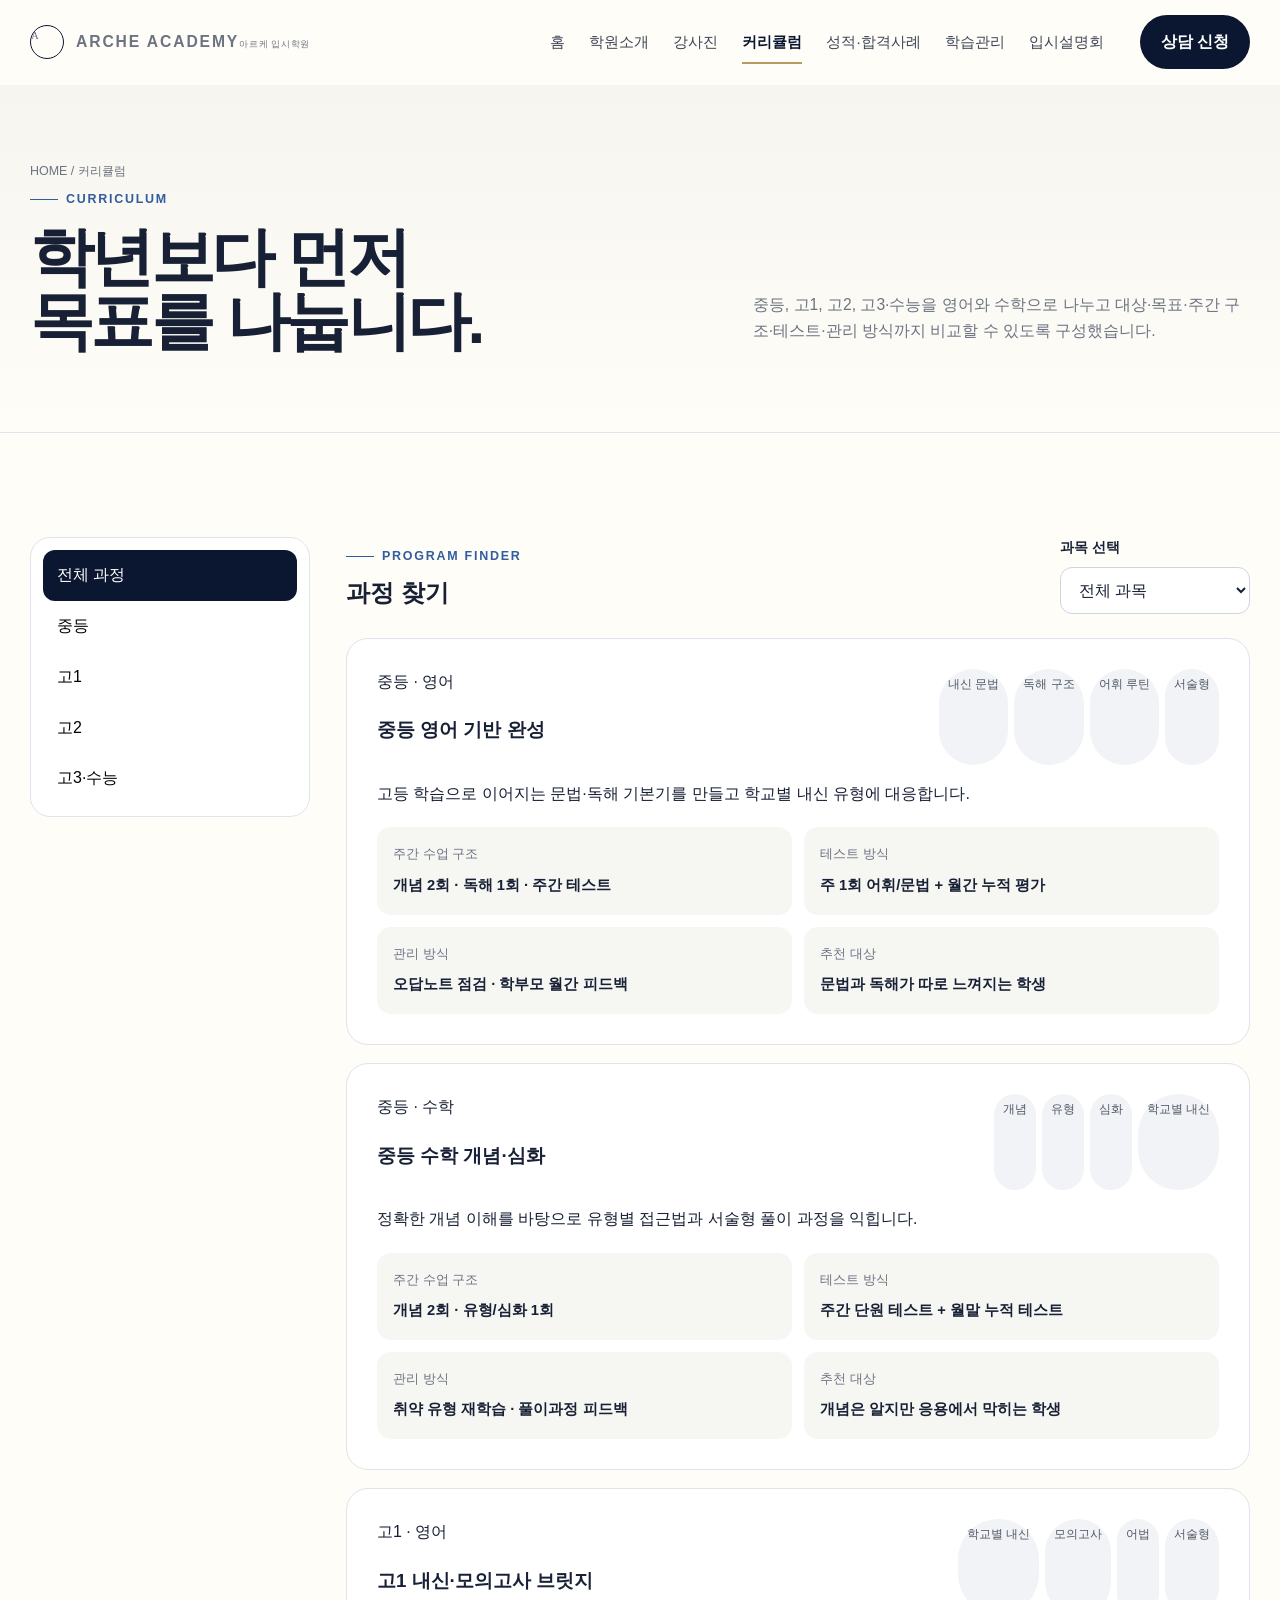
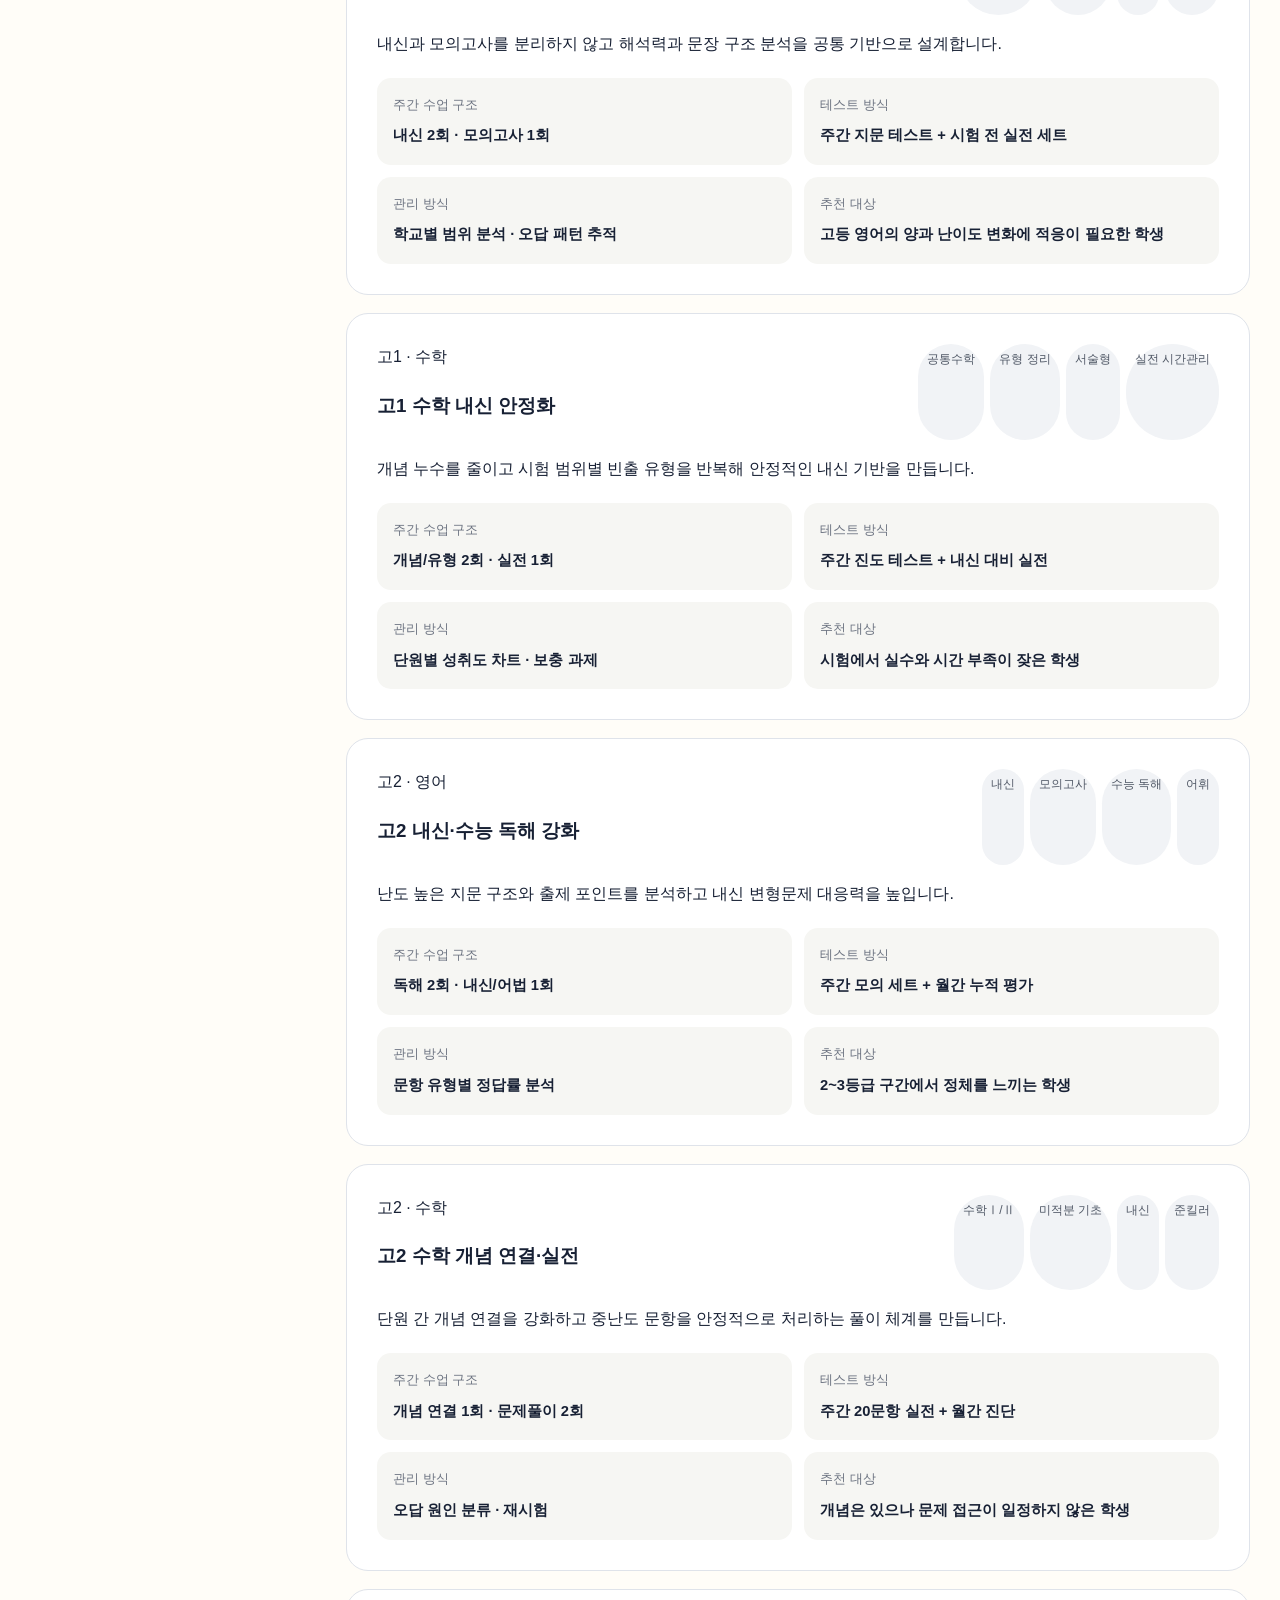
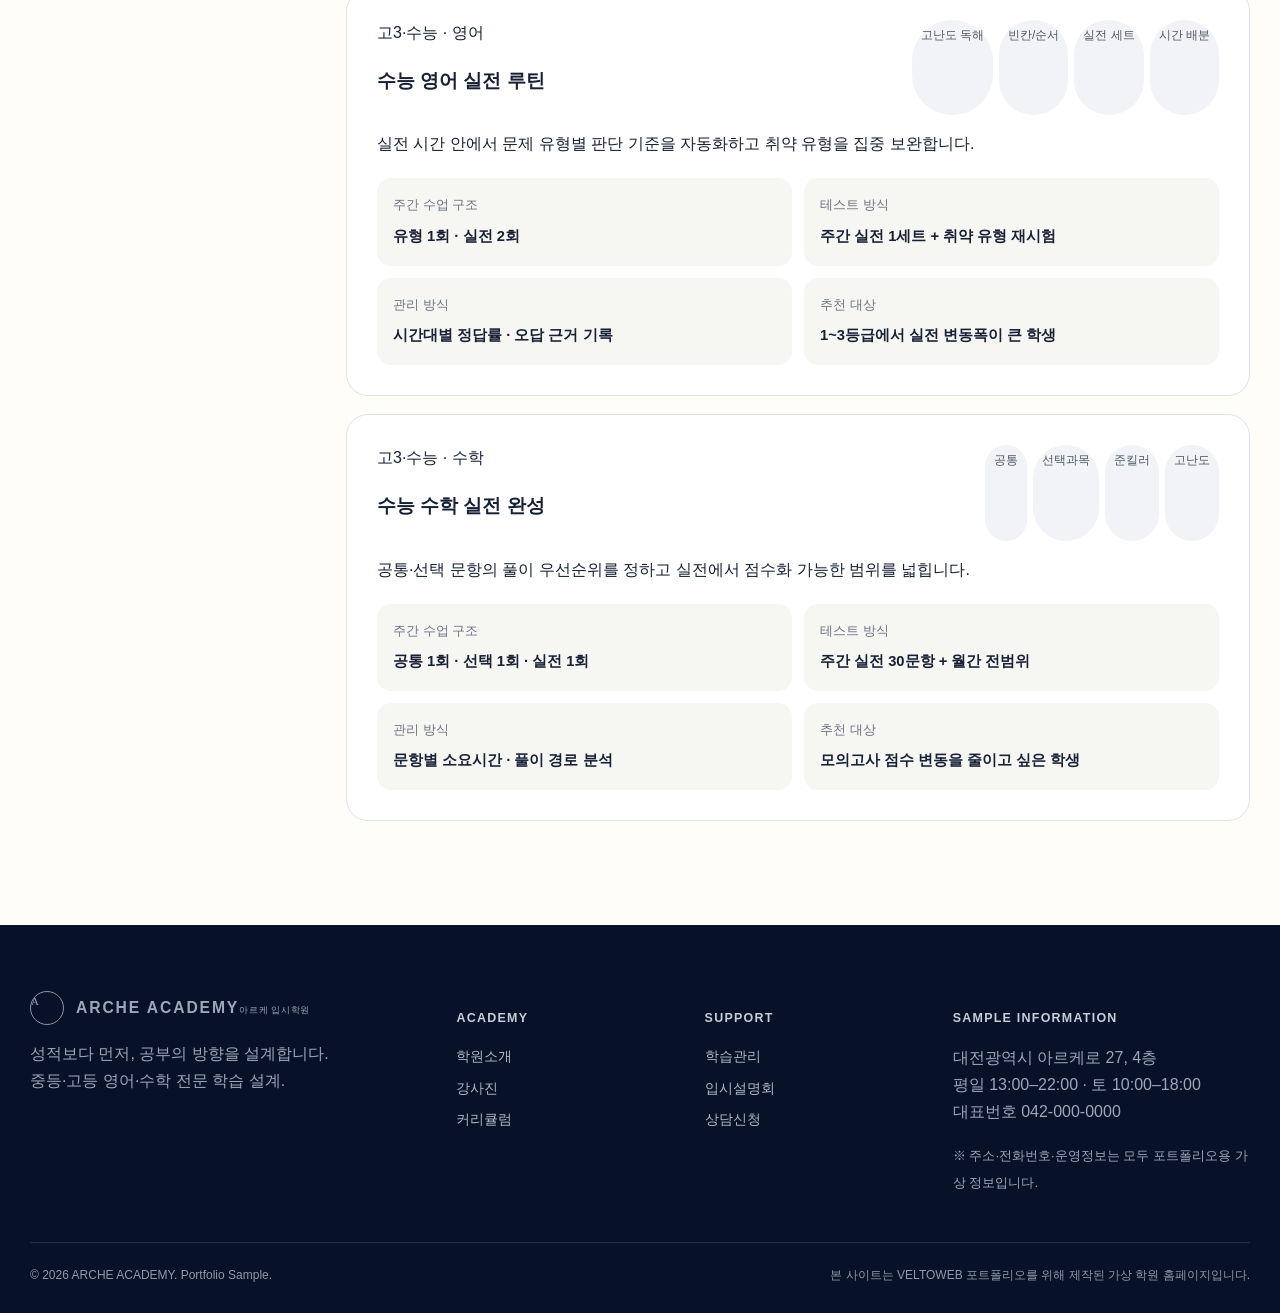
<file: curriculum.html>
<!doctype html><html lang="ko"><head><meta charset="utf-8"><meta name="viewport" content="width=device-width,initial-scale=1,viewport-fit=cover"><title>커리큘럼 | 아르케 입시학원</title><meta name="description" content="중등부터 고3·수능까지 영어·수학 과정과 관리 방식을 비교합니다."><meta property="og:title" content="커리큘럼 | 아르케 입시학원"><meta property="og:description" content="중등부터 고3·수능까지 영어·수학 과정과 관리 방식을 비교합니다."><meta property="og:type" content="website"><meta name="theme-color" content="#0b1731"><link rel="icon" href="data:image/svg+xml,<svg xmlns=%22http://www.w3.org/2000/svg%22 viewBox=%220 0 100 100%22><rect width=%22100%22 height=%22100%22 rx=%2250%22 fill=%22%230b1731%22/><text x=%2250%22 y=%2264%22 font-size=%2250%22 text-anchor=%22middle%22 fill=%22white%22>A</text></svg>"><link rel="stylesheet" href="assets/css/style.css"><link rel="stylesheet" href="assets/css/responsive.css"></head><body><a class="skip-link" href="#main">본문 바로가기</a>
<header class="site-header"><div class="container header-inner">
<a class="brand" href="index.html" aria-label="아르케 입시학원 홈"><span class="brand-mark">A</span><span><strong>ARCHE ACADEMY</strong><small>아르케 입시학원</small></span></a>
<nav class="desktop-nav" aria-label="주요 메뉴"><a href="index.html">홈</a><a href="about.html">학원소개</a><a href="teachers.html">강사진</a><a href="curriculum.html" aria-current="page">커리큘럼</a><a href="results.html">성적·합격사례</a><a href="management.html">학습관리</a><a href="seminar.html">입시설명회</a></nav><a class="header-cta" href="consultation.html">상담 신청</a>
<button class="menu-btn" id="menuBtn" aria-label="메뉴 열기" aria-controls="mobileDrawer" aria-expanded="false"><i></i></button></div></header>
<div class="mobile-drawer" id="mobileDrawer" aria-hidden="true"><div class="drawer-overlay" tabindex="-1"></div><aside class="drawer-panel" aria-label="모바일 메뉴"><div class="drawer-top"><a class="brand" href="index.html"><span class="brand-mark">A</span><span><strong>ARCHE</strong><small>아르케 입시학원</small></span></a><button class="drawer-close" id="drawerClose" aria-label="메뉴 닫기">×</button></div><nav class="drawer-nav"><a href="index.html">홈</a><a href="about.html">학원소개</a><a href="teachers.html">강사진</a><a href="curriculum.html" aria-current="page">커리큘럼</a><a href="results.html">성적·합격사례</a><a href="management.html">학습관리</a><a href="seminar.html">입시설명회</a><a href="consultation.html">상담 신청</a></nav><div class="drawer-foot">중등 · 고등 영어/수학 전문<br>포트폴리오 데모 사이트</div></aside></div><main id="main"><section class="page-hero"><div class="container page-hero-grid"><div><div class="breadcrumb">HOME / 커리큘럼</div><span class="eyebrow">Curriculum</span><h1>학년보다 먼저<br>목표를 나눕니다.</h1></div><p class="aside">중등, 고1, 고2, 고3·수능을 영어와 수학으로 나누고 대상·목표·주간 구조·테스트·관리 방식까지 비교할 수 있도록 구성했습니다.</p></div></section><section class="section"><div class="container detail-grid"><aside class="side-filter" aria-label="학년 필터"><button class="active" data-grade="전체">전체 과정</button><button data-grade="중등">중등</button><button data-grade="고1">고1</button><button data-grade="고2">고2</button><button data-grade="고3·수능">고3·수능</button></aside><div><div style="display:flex;justify-content:space-between;gap:16px;align-items:end;flex-wrap:wrap;margin-bottom:24px"><div><span class="eyebrow">Program Finder</span><h2 style="margin:.4rem 0 0">과정 찾기</h2></div><div class="field" style="min-width:190px"><label for="subjectSelect">과목 선택</label><select id="subjectSelect"><option value="전체">전체 과목</option><option value="영어">영어</option><option value="수학">수학</option></select></div></div><div class="program-detail-grid" id="curriculumDetail"></div></div></div></section></main><footer class="site-footer"><div class="container"><div class="footer-grid"><div><a class="brand" href="index.html"><span class="brand-mark">A</span><span><strong>ARCHE ACADEMY</strong><small>아르케 입시학원</small></span></a><p>성적보다 먼저, 공부의 방향을 설계합니다.<br>중등·고등 영어·수학 전문 학습 설계.</p></div><div class="footer-col"><h4>Academy</h4><a href="about.html">학원소개</a><a href="teachers.html">강사진</a><a href="curriculum.html">커리큘럼</a></div><div class="footer-col"><h4>Support</h4><a href="management.html">학습관리</a><a href="seminar.html">입시설명회</a><a href="consultation.html">상담신청</a></div><div class="footer-col"><h4>Sample Information</h4><p>대전광역시 아르케로 27, 4층<br>평일 13:00–22:00 · 토 10:00–18:00<br>대표번호 042-000-0000</p><small>※ 주소·전화번호·운영정보는 모두 포트폴리오용 가상 정보입니다.</small></div></div><div class="footer-bottom"><span>© 2026 ARCHE ACADEMY. Portfolio Sample.</span><span>본 사이트는 VELTOWEB 포트폴리오를 위해 제작된 가상 학원 홈페이지입니다.</span></div></div></footer>
<div class="mobile-sticky" aria-label="빠른 상담"><a href="consultation.html#contact">문의</a><a href="consultation.html">상담 신청</a></div><script src="assets/js/data.js"></script><script src="assets/js/main.js"></script></body></html>
</file>
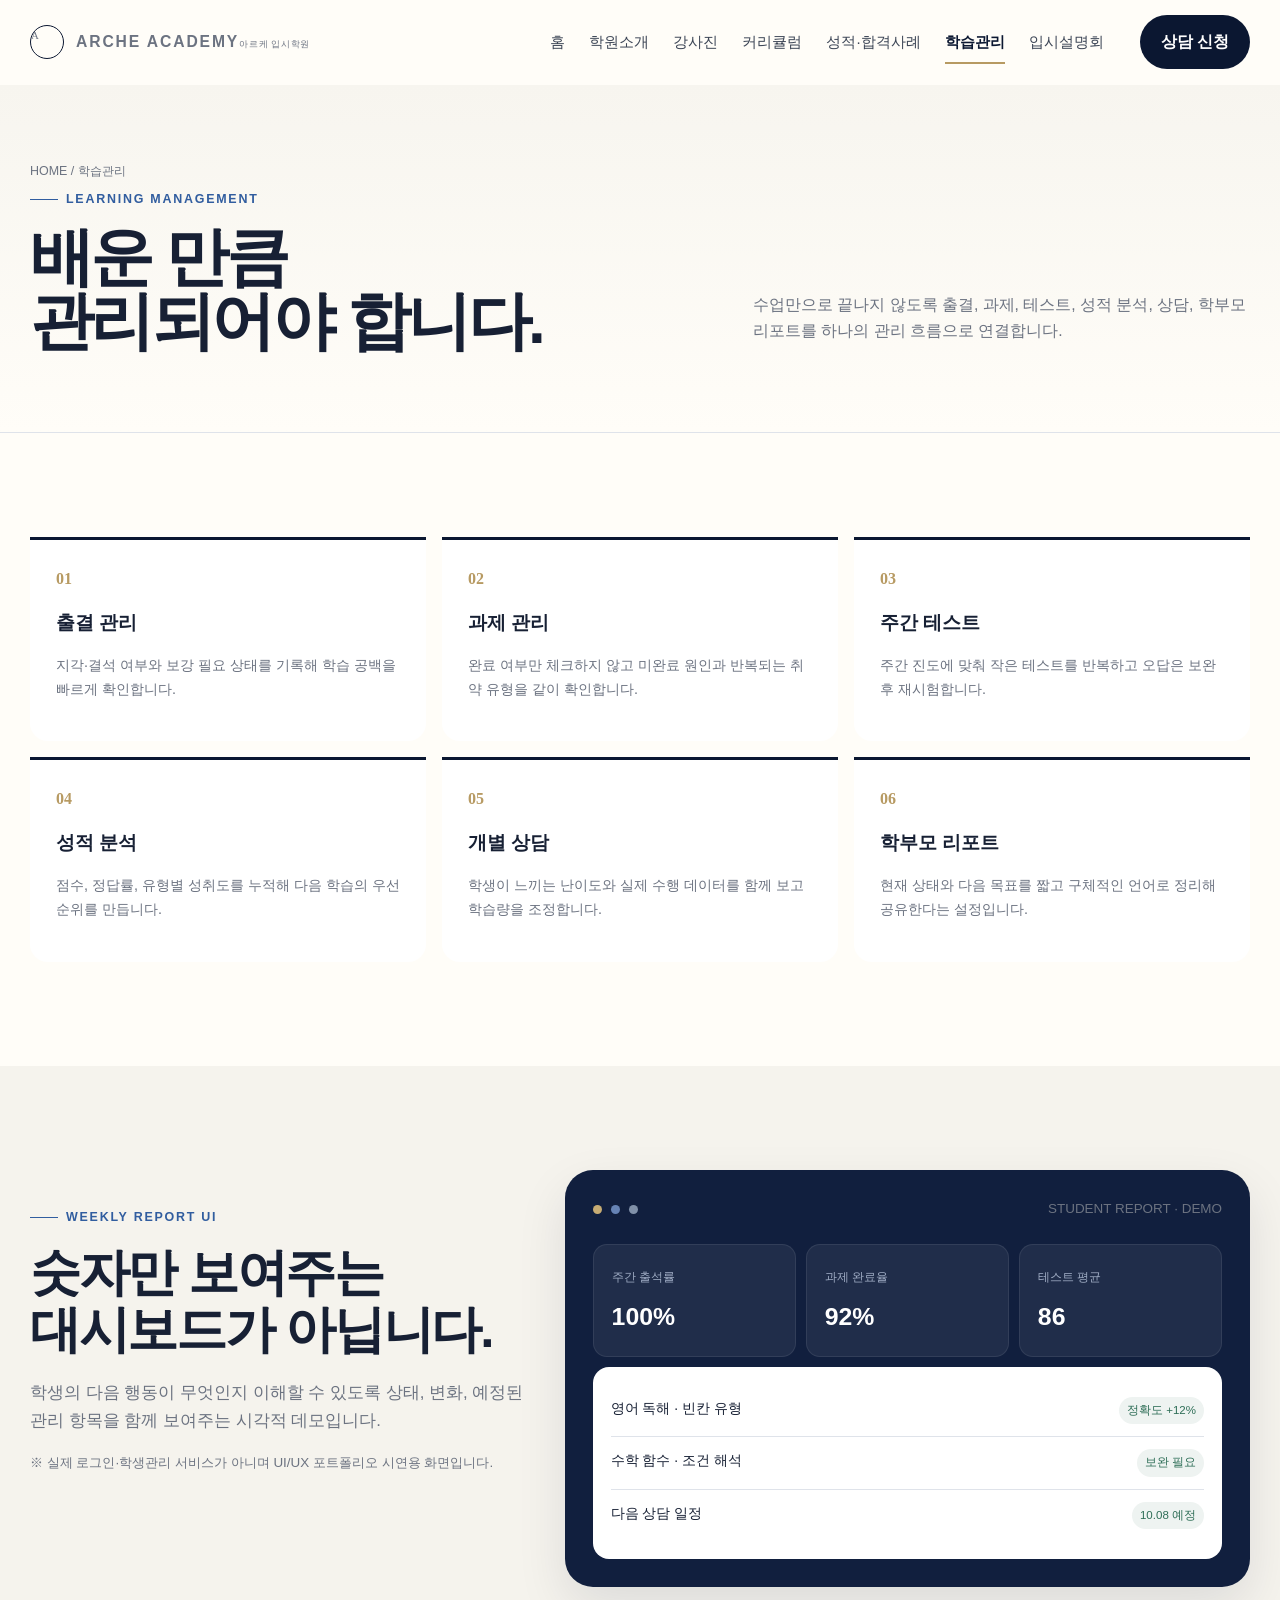
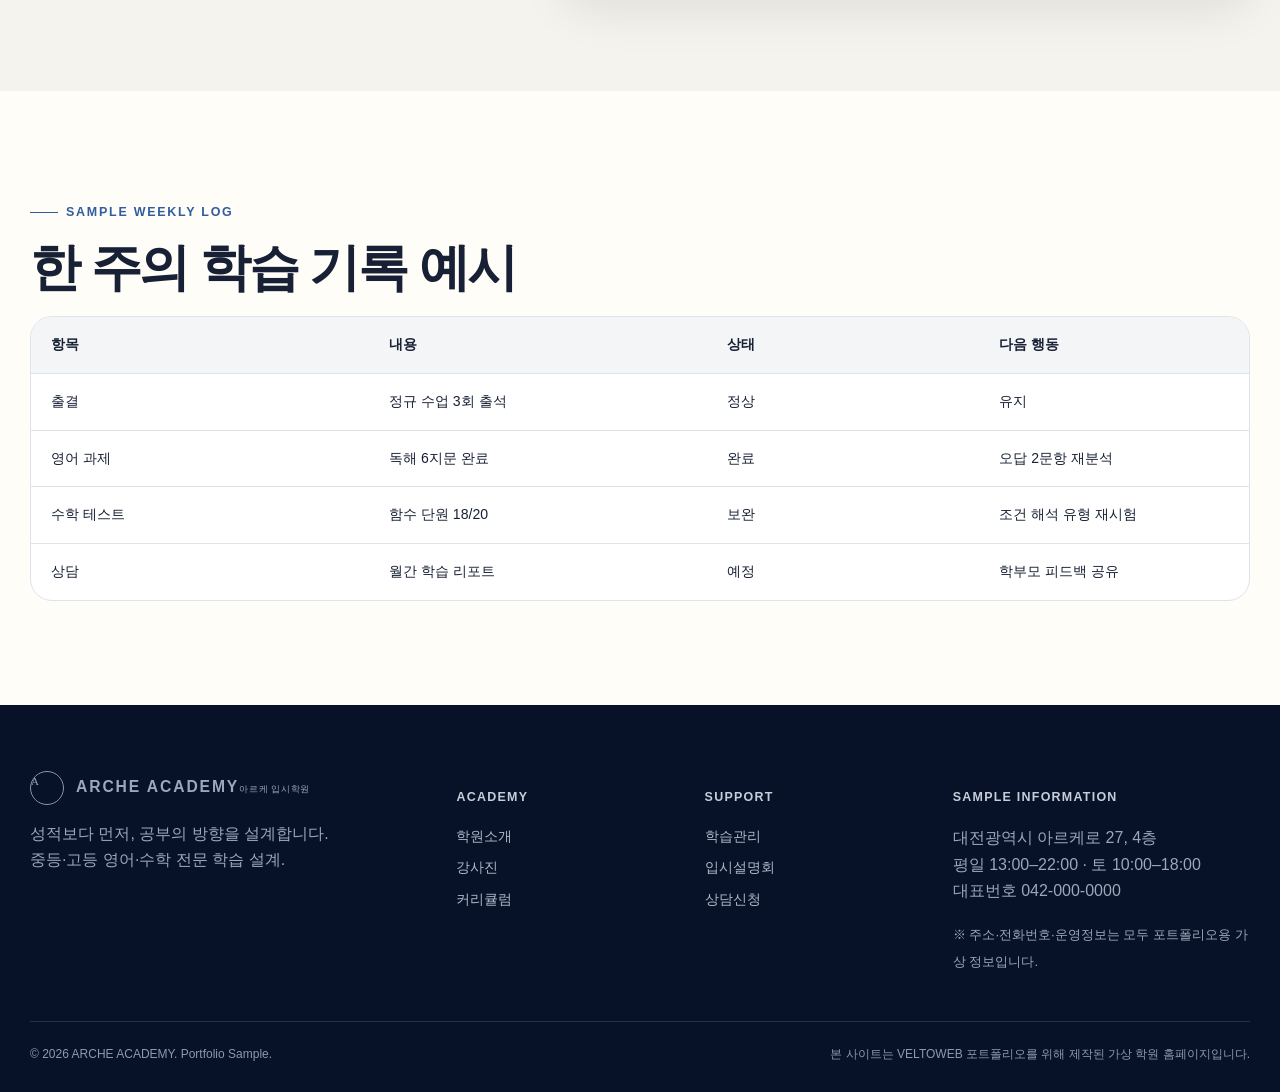
<file: management.html>
<!doctype html><html lang="ko"><head><meta charset="utf-8"><meta name="viewport" content="width=device-width,initial-scale=1,viewport-fit=cover"><title>학습관리 | 아르케 입시학원</title><meta name="description" content="출결, 과제, 테스트, 성적 분석, 상담, 학부모 리포트로 이어지는 학습관리 시스템을 소개합니다."><meta property="og:title" content="학습관리 | 아르케 입시학원"><meta property="og:description" content="출결, 과제, 테스트, 성적 분석, 상담, 학부모 리포트로 이어지는 학습관리 시스템을 소개합니다."><meta property="og:type" content="website"><meta name="theme-color" content="#0b1731"><link rel="icon" href="data:image/svg+xml,<svg xmlns=%22http://www.w3.org/2000/svg%22 viewBox=%220 0 100 100%22><rect width=%22100%22 height=%22100%22 rx=%2250%22 fill=%22%230b1731%22/><text x=%2250%22 y=%2264%22 font-size=%2250%22 text-anchor=%22middle%22 fill=%22white%22>A</text></svg>"><link rel="stylesheet" href="assets/css/style.css"><link rel="stylesheet" href="assets/css/responsive.css"></head><body><a class="skip-link" href="#main">본문 바로가기</a>
<header class="site-header"><div class="container header-inner">
<a class="brand" href="index.html" aria-label="아르케 입시학원 홈"><span class="brand-mark">A</span><span><strong>ARCHE ACADEMY</strong><small>아르케 입시학원</small></span></a>
<nav class="desktop-nav" aria-label="주요 메뉴"><a href="index.html">홈</a><a href="about.html">학원소개</a><a href="teachers.html">강사진</a><a href="curriculum.html">커리큘럼</a><a href="results.html">성적·합격사례</a><a href="management.html" aria-current="page">학습관리</a><a href="seminar.html">입시설명회</a></nav><a class="header-cta" href="consultation.html">상담 신청</a>
<button class="menu-btn" id="menuBtn" aria-label="메뉴 열기" aria-controls="mobileDrawer" aria-expanded="false"><i></i></button></div></header>
<div class="mobile-drawer" id="mobileDrawer" aria-hidden="true"><div class="drawer-overlay" tabindex="-1"></div><aside class="drawer-panel" aria-label="모바일 메뉴"><div class="drawer-top"><a class="brand" href="index.html"><span class="brand-mark">A</span><span><strong>ARCHE</strong><small>아르케 입시학원</small></span></a><button class="drawer-close" id="drawerClose" aria-label="메뉴 닫기">×</button></div><nav class="drawer-nav"><a href="index.html">홈</a><a href="about.html">학원소개</a><a href="teachers.html">강사진</a><a href="curriculum.html">커리큘럼</a><a href="results.html">성적·합격사례</a><a href="management.html" aria-current="page">학습관리</a><a href="seminar.html">입시설명회</a><a href="consultation.html">상담 신청</a></nav><div class="drawer-foot">중등 · 고등 영어/수학 전문<br>포트폴리오 데모 사이트</div></aside></div><main id="main"><section class="page-hero"><div class="container page-hero-grid"><div><div class="breadcrumb">HOME / 학습관리</div><span class="eyebrow">Learning Management</span><h1>배운 만큼<br>관리되어야 합니다.</h1></div><p class="aside">수업만으로 끝나지 않도록 출결, 과제, 테스트, 성적 분석, 상담, 학부모 리포트를 하나의 관리 흐름으로 연결합니다.</p></div></section><section class="section"><div class="container"><div class="management-grid"><article class="management-item"><b>01</b><h3>출결 관리</h3><p>지각·결석 여부와 보강 필요 상태를 기록해 학습 공백을 빠르게 확인합니다.</p></article><article class="management-item"><b>02</b><h3>과제 관리</h3><p>완료 여부만 체크하지 않고 미완료 원인과 반복되는 취약 유형을 같이 확인합니다.</p></article><article class="management-item"><b>03</b><h3>주간 테스트</h3><p>주간 진도에 맞춰 작은 테스트를 반복하고 오답은 보완 후 재시험합니다.</p></article><article class="management-item"><b>04</b><h3>성적 분석</h3><p>점수, 정답률, 유형별 성취도를 누적해 다음 학습의 우선순위를 만듭니다.</p></article><article class="management-item"><b>05</b><h3>개별 상담</h3><p>학생이 느끼는 난이도와 실제 수행 데이터를 함께 보고 학습량을 조정합니다.</p></article><article class="management-item"><b>06</b><h3>학부모 리포트</h3><p>현재 상태와 다음 목표를 짧고 구체적인 언어로 정리해 공유한다는 설정입니다.</p></article></div></div></section><section class="section" style="background:#f5f3ed"><div class="container management-showcase"><div class="management-copy"><span class="eyebrow">Weekly Report UI</span><h2 class="section-title">숫자만 보여주는<br>대시보드가 아닙니다.</h2><p class="section-lead">학생의 다음 행동이 무엇인지 이해할 수 있도록 상태, 변화, 예정된 관리 항목을 함께 보여주는 시각적 데모입니다.</p><p class="note">※ 실제 로그인·학생관리 서비스가 아니며 UI/UX 포트폴리오 시연용 화면입니다.</p></div><div class="dashboard-demo"><div class="demo-bar"><div class="demo-dot"></div><span class="note">STUDENT REPORT · DEMO</span></div><div class="metric-grid"><div class="metric"><span>주간 출석률</span><strong>100%</strong></div><div class="metric"><span>과제 완료율</span><strong>92%</strong></div><div class="metric"><span>테스트 평균</span><strong>86</strong></div></div><div class="demo-tasks"><div class="task-row"><span>영어 독해 · 빈칸 유형</span><span class="status">정확도 +12%</span></div><div class="task-row"><span>수학 함수 · 조건 해석</span><span class="status">보완 필요</span></div><div class="task-row"><span>다음 상담 일정</span><span class="status">10.08 예정</span></div></div></div></div></section><section class="section"><div class="container"><span class="eyebrow">Sample Weekly Log</span><h2 class="section-title">한 주의 학습 기록 예시</h2><div class="report-table"><div class="report-row"><span>항목</span><span>내용</span><span>상태</span><span>다음 행동</span></div><div class="report-row"><span data-label="항목">출결</span><span data-label="내용">정규 수업 3회 출석</span><span data-label="상태">정상</span><span data-label="다음 행동">유지</span></div><div class="report-row"><span data-label="항목">영어 과제</span><span data-label="내용">독해 6지문 완료</span><span data-label="상태">완료</span><span data-label="다음 행동">오답 2문항 재분석</span></div><div class="report-row"><span data-label="항목">수학 테스트</span><span data-label="내용">함수 단원 18/20</span><span data-label="상태">보완</span><span data-label="다음 행동">조건 해석 유형 재시험</span></div><div class="report-row"><span data-label="항목">상담</span><span data-label="내용">월간 학습 리포트</span><span data-label="상태">예정</span><span data-label="다음 행동">학부모 피드백 공유</span></div></div></div></section></main><footer class="site-footer"><div class="container"><div class="footer-grid"><div><a class="brand" href="index.html"><span class="brand-mark">A</span><span><strong>ARCHE ACADEMY</strong><small>아르케 입시학원</small></span></a><p>성적보다 먼저, 공부의 방향을 설계합니다.<br>중등·고등 영어·수학 전문 학습 설계.</p></div><div class="footer-col"><h4>Academy</h4><a href="about.html">학원소개</a><a href="teachers.html">강사진</a><a href="curriculum.html">커리큘럼</a></div><div class="footer-col"><h4>Support</h4><a href="management.html">학습관리</a><a href="seminar.html">입시설명회</a><a href="consultation.html">상담신청</a></div><div class="footer-col"><h4>Sample Information</h4><p>대전광역시 아르케로 27, 4층<br>평일 13:00–22:00 · 토 10:00–18:00<br>대표번호 042-000-0000</p><small>※ 주소·전화번호·운영정보는 모두 포트폴리오용 가상 정보입니다.</small></div></div><div class="footer-bottom"><span>© 2026 ARCHE ACADEMY. Portfolio Sample.</span><span>본 사이트는 VELTOWEB 포트폴리오를 위해 제작된 가상 학원 홈페이지입니다.</span></div></div></footer>
<div class="mobile-sticky" aria-label="빠른 상담"><a href="consultation.html#contact">문의</a><a href="consultation.html">상담 신청</a></div><script src="assets/js/data.js"></script><script src="assets/js/main.js"></script></body></html>
</file>
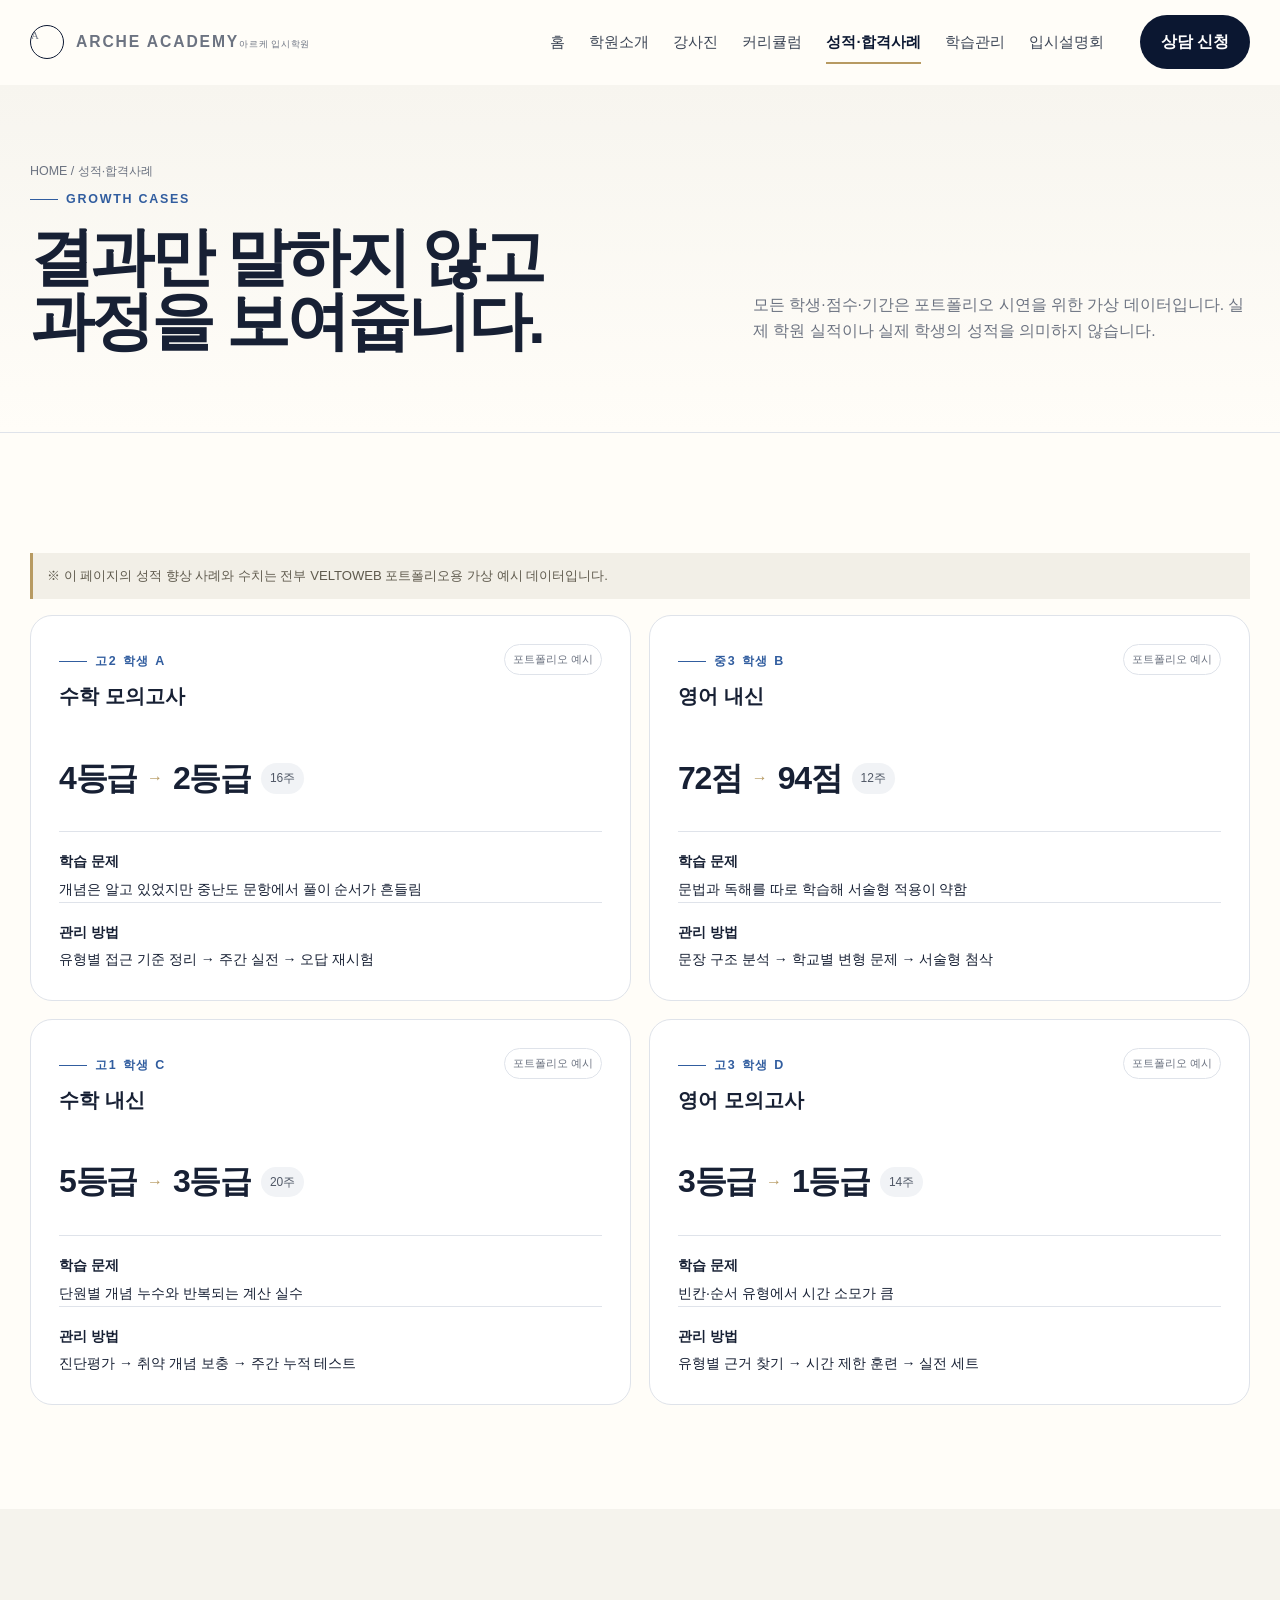
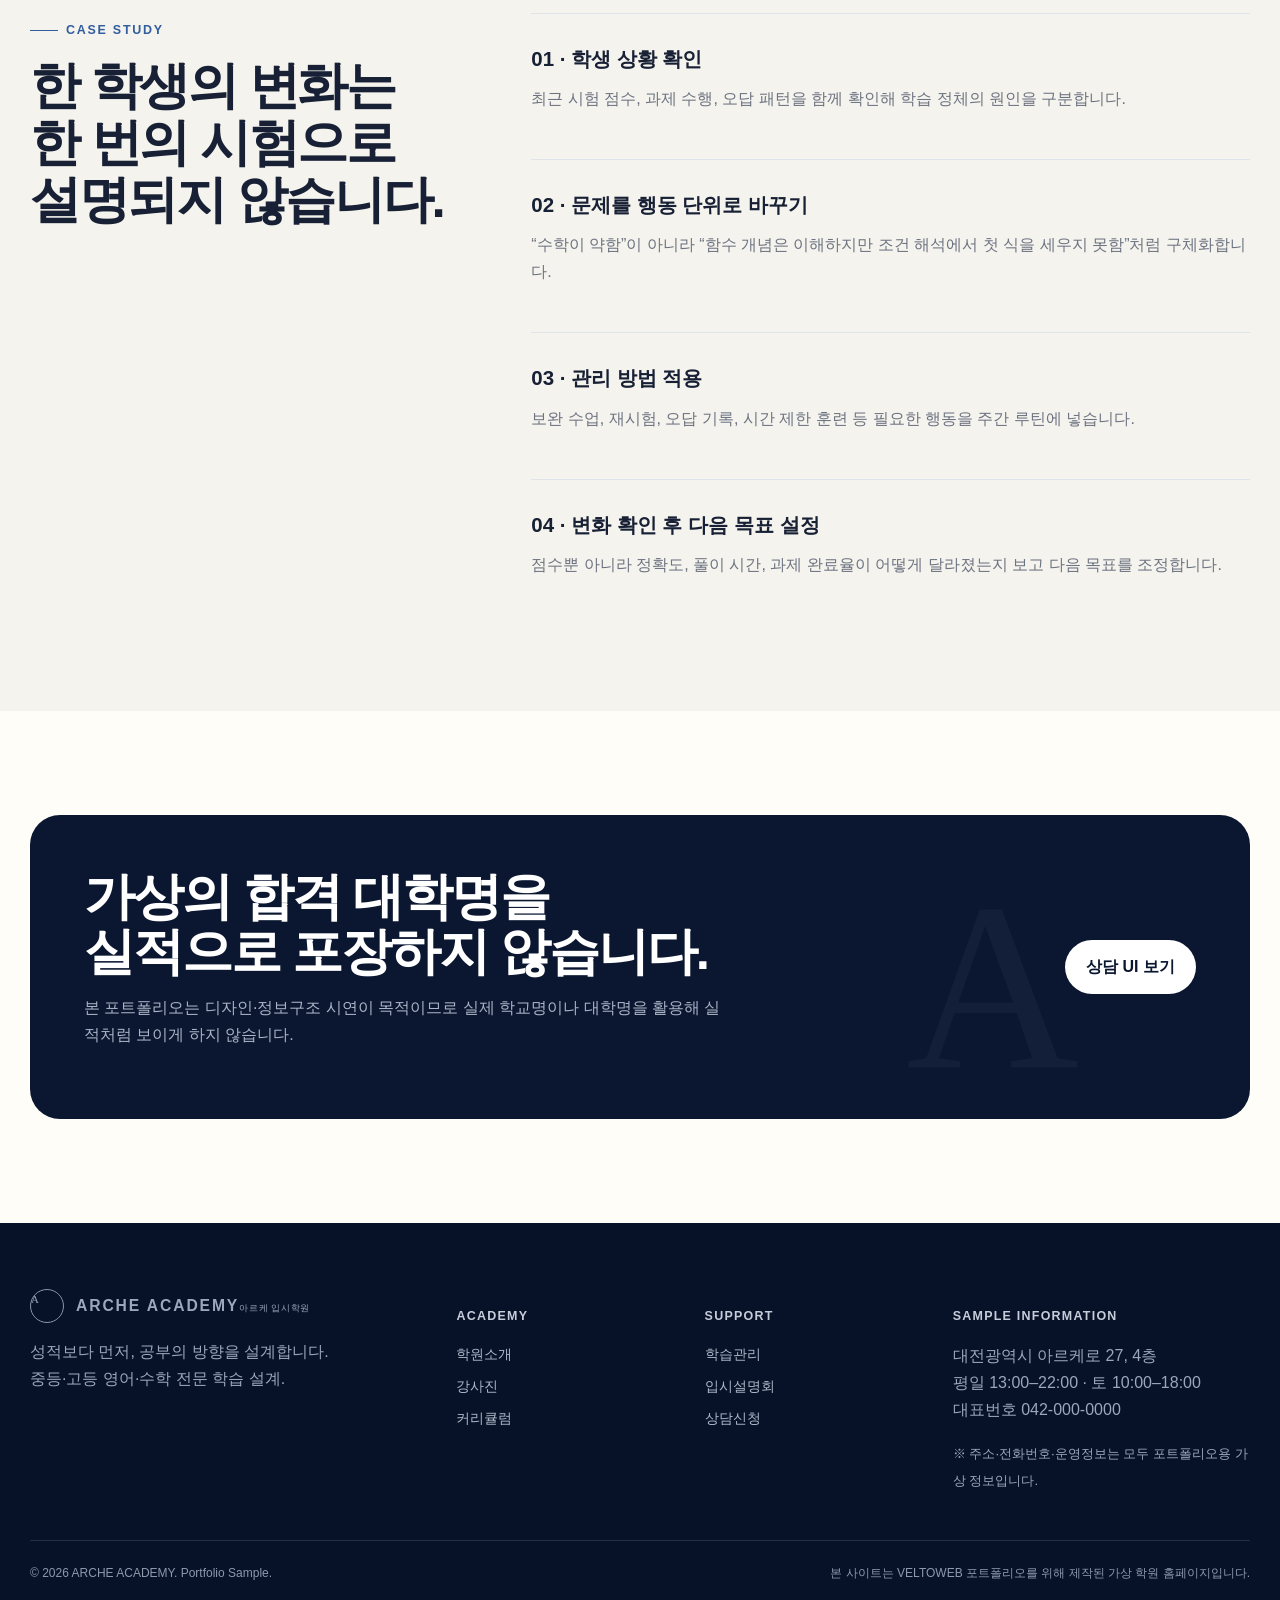
<file: results.html>
<!doctype html><html lang="ko"><head><meta charset="utf-8"><meta name="viewport" content="width=device-width,initial-scale=1,viewport-fit=cover"><title>성적·합격사례 | 아르케 입시학원</title><meta name="description" content="포트폴리오용 가상 성적 향상 사례와 학습 관리 과정을 보여줍니다."><meta property="og:title" content="성적·합격사례 | 아르케 입시학원"><meta property="og:description" content="포트폴리오용 가상 성적 향상 사례와 학습 관리 과정을 보여줍니다."><meta property="og:type" content="website"><meta name="theme-color" content="#0b1731"><link rel="icon" href="data:image/svg+xml,<svg xmlns=%22http://www.w3.org/2000/svg%22 viewBox=%220 0 100 100%22><rect width=%22100%22 height=%22100%22 rx=%2250%22 fill=%22%230b1731%22/><text x=%2250%22 y=%2264%22 font-size=%2250%22 text-anchor=%22middle%22 fill=%22white%22>A</text></svg>"><link rel="stylesheet" href="assets/css/style.css"><link rel="stylesheet" href="assets/css/responsive.css"></head><body><a class="skip-link" href="#main">본문 바로가기</a>
<header class="site-header"><div class="container header-inner">
<a class="brand" href="index.html" aria-label="아르케 입시학원 홈"><span class="brand-mark">A</span><span><strong>ARCHE ACADEMY</strong><small>아르케 입시학원</small></span></a>
<nav class="desktop-nav" aria-label="주요 메뉴"><a href="index.html">홈</a><a href="about.html">학원소개</a><a href="teachers.html">강사진</a><a href="curriculum.html">커리큘럼</a><a href="results.html" aria-current="page">성적·합격사례</a><a href="management.html">학습관리</a><a href="seminar.html">입시설명회</a></nav><a class="header-cta" href="consultation.html">상담 신청</a>
<button class="menu-btn" id="menuBtn" aria-label="메뉴 열기" aria-controls="mobileDrawer" aria-expanded="false"><i></i></button></div></header>
<div class="mobile-drawer" id="mobileDrawer" aria-hidden="true"><div class="drawer-overlay" tabindex="-1"></div><aside class="drawer-panel" aria-label="모바일 메뉴"><div class="drawer-top"><a class="brand" href="index.html"><span class="brand-mark">A</span><span><strong>ARCHE</strong><small>아르케 입시학원</small></span></a><button class="drawer-close" id="drawerClose" aria-label="메뉴 닫기">×</button></div><nav class="drawer-nav"><a href="index.html">홈</a><a href="about.html">학원소개</a><a href="teachers.html">강사진</a><a href="curriculum.html">커리큘럼</a><a href="results.html" aria-current="page">성적·합격사례</a><a href="management.html">학습관리</a><a href="seminar.html">입시설명회</a><a href="consultation.html">상담 신청</a></nav><div class="drawer-foot">중등 · 고등 영어/수학 전문<br>포트폴리오 데모 사이트</div></aside></div><main id="main"><section class="page-hero"><div class="container page-hero-grid"><div><div class="breadcrumb">HOME / 성적·합격사례</div><span class="eyebrow">Growth Cases</span><h1>결과만 말하지 않고<br>과정을 보여줍니다.</h1></div><p class="aside">모든 학생·점수·기간은 포트폴리오 시연을 위한 가상 데이터입니다. 실제 학원 실적이나 실제 학생의 성적을 의미하지 않습니다.</p></div></section><section class="section"><div class="container"><div class="demo-notice">※ 이 페이지의 성적 향상 사례와 수치는 전부 VELTOWEB 포트폴리오용 가상 예시 데이터입니다.</div><div class="result-grid" id="resultGrid"></div></div></section><section class="section" style="background:#f5f3ed"><div class="container editorial-grid"><div class="editorial-title"><span class="eyebrow">Case Study</span><h2 class="section-title">한 학생의 변화는<br>한 번의 시험으로<br>설명되지 않습니다.</h2></div><div class="editorial-stack"><article class="editorial-item"><h3>01 · 학생 상황 확인</h3><p>최근 시험 점수, 과제 수행, 오답 패턴을 함께 확인해 학습 정체의 원인을 구분합니다.</p></article><article class="editorial-item"><h3>02 · 문제를 행동 단위로 바꾸기</h3><p>“수학이 약함”이 아니라 “함수 개념은 이해하지만 조건 해석에서 첫 식을 세우지 못함”처럼 구체화합니다.</p></article><article class="editorial-item"><h3>03 · 관리 방법 적용</h3><p>보완 수업, 재시험, 오답 기록, 시간 제한 훈련 등 필요한 행동을 주간 루틴에 넣습니다.</p></article><article class="editorial-item"><h3>04 · 변화 확인 후 다음 목표 설정</h3><p>점수뿐 아니라 정확도, 풀이 시간, 과제 완료율이 어떻게 달라졌는지 보고 다음 목표를 조정합니다.</p></article></div></div></section><section class="section"><div class="container"><div class="cta-panel"><div><h2>가상의 합격 대학명을<br>실적으로 포장하지 않습니다.</h2><p>본 포트폴리오는 디자인·정보구조 시연이 목적이므로 실제 학교명이나 대학명을 활용해 실적처럼 보이게 하지 않습니다.</p></div><div class="cta-actions"><a class="btn btn-primary" href="consultation.html">상담 UI 보기</a></div></div></div></section></main><footer class="site-footer"><div class="container"><div class="footer-grid"><div><a class="brand" href="index.html"><span class="brand-mark">A</span><span><strong>ARCHE ACADEMY</strong><small>아르케 입시학원</small></span></a><p>성적보다 먼저, 공부의 방향을 설계합니다.<br>중등·고등 영어·수학 전문 학습 설계.</p></div><div class="footer-col"><h4>Academy</h4><a href="about.html">학원소개</a><a href="teachers.html">강사진</a><a href="curriculum.html">커리큘럼</a></div><div class="footer-col"><h4>Support</h4><a href="management.html">학습관리</a><a href="seminar.html">입시설명회</a><a href="consultation.html">상담신청</a></div><div class="footer-col"><h4>Sample Information</h4><p>대전광역시 아르케로 27, 4층<br>평일 13:00–22:00 · 토 10:00–18:00<br>대표번호 042-000-0000</p><small>※ 주소·전화번호·운영정보는 모두 포트폴리오용 가상 정보입니다.</small></div></div><div class="footer-bottom"><span>© 2026 ARCHE ACADEMY. Portfolio Sample.</span><span>본 사이트는 VELTOWEB 포트폴리오를 위해 제작된 가상 학원 홈페이지입니다.</span></div></div></footer>
<div class="mobile-sticky" aria-label="빠른 상담"><a href="consultation.html#contact">문의</a><a href="consultation.html">상담 신청</a></div><script src="assets/js/data.js"></script><script src="assets/js/main.js"></script></body></html>
</file>
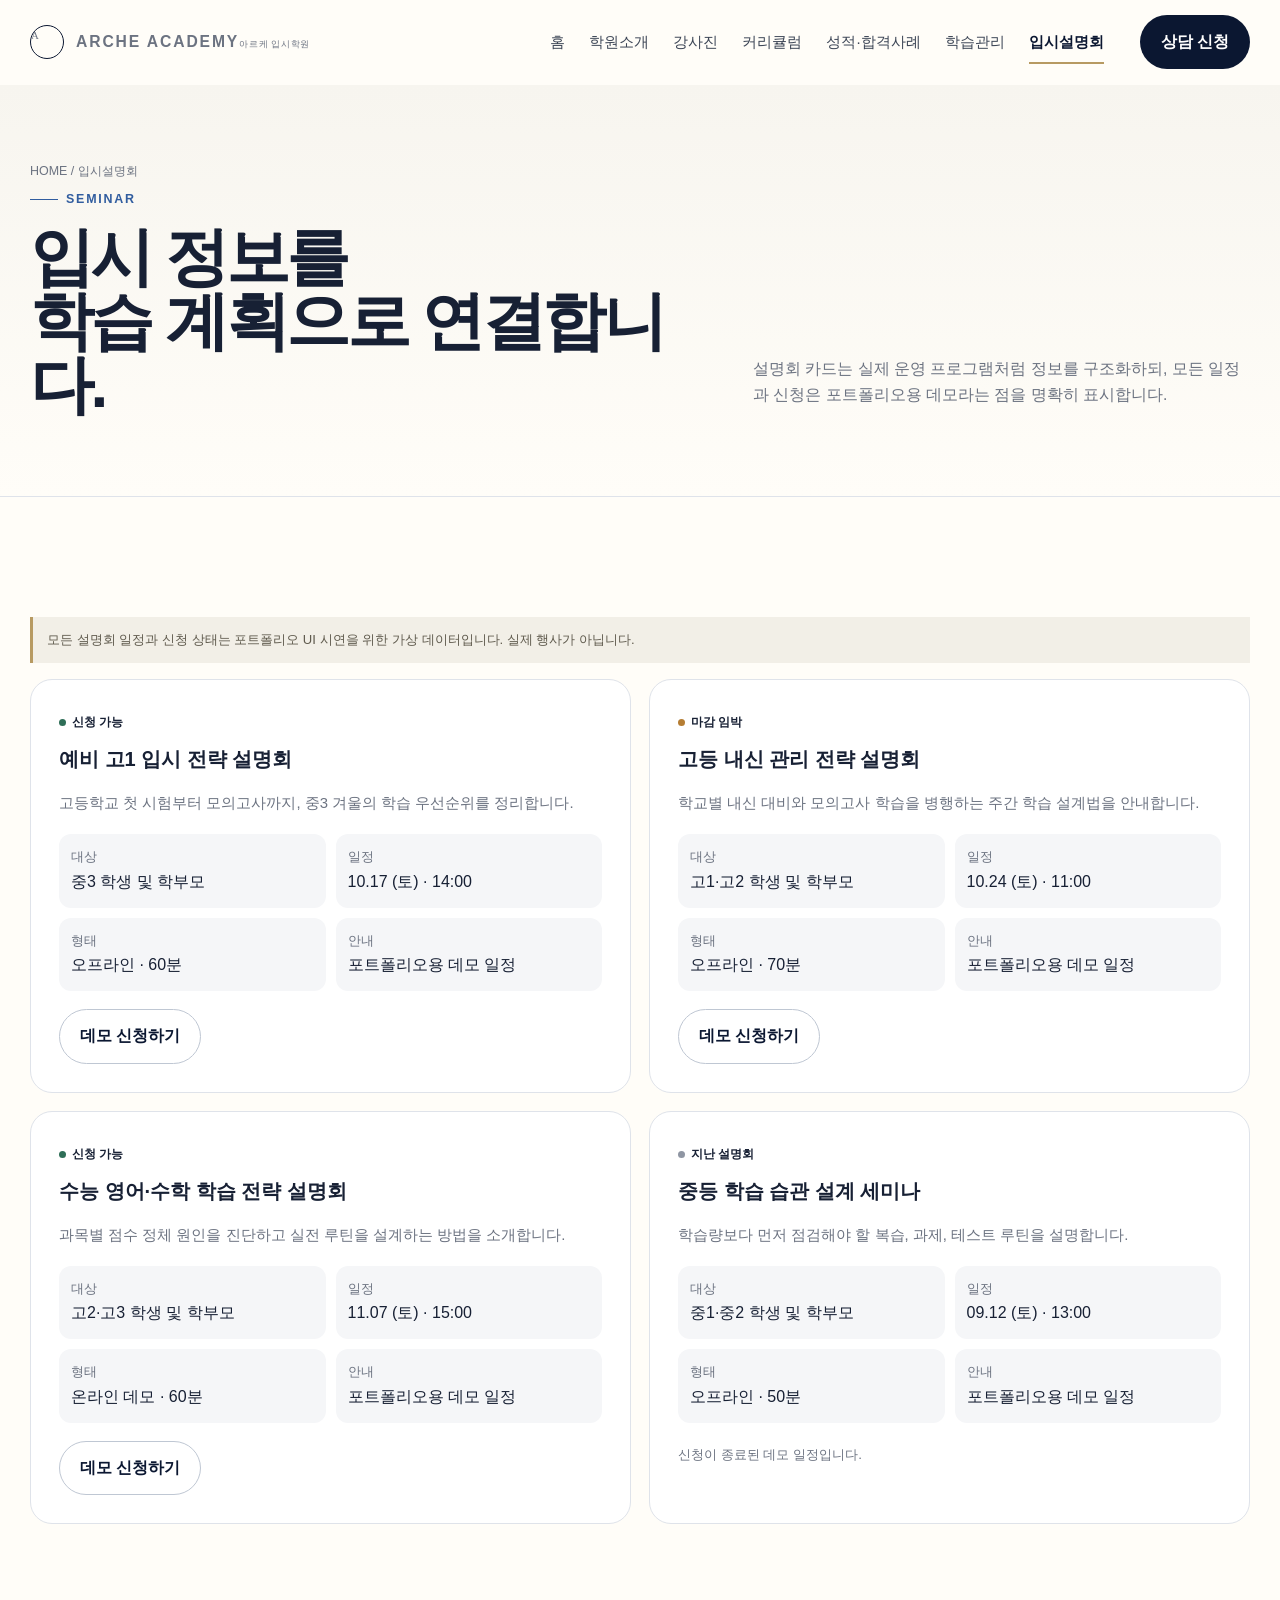
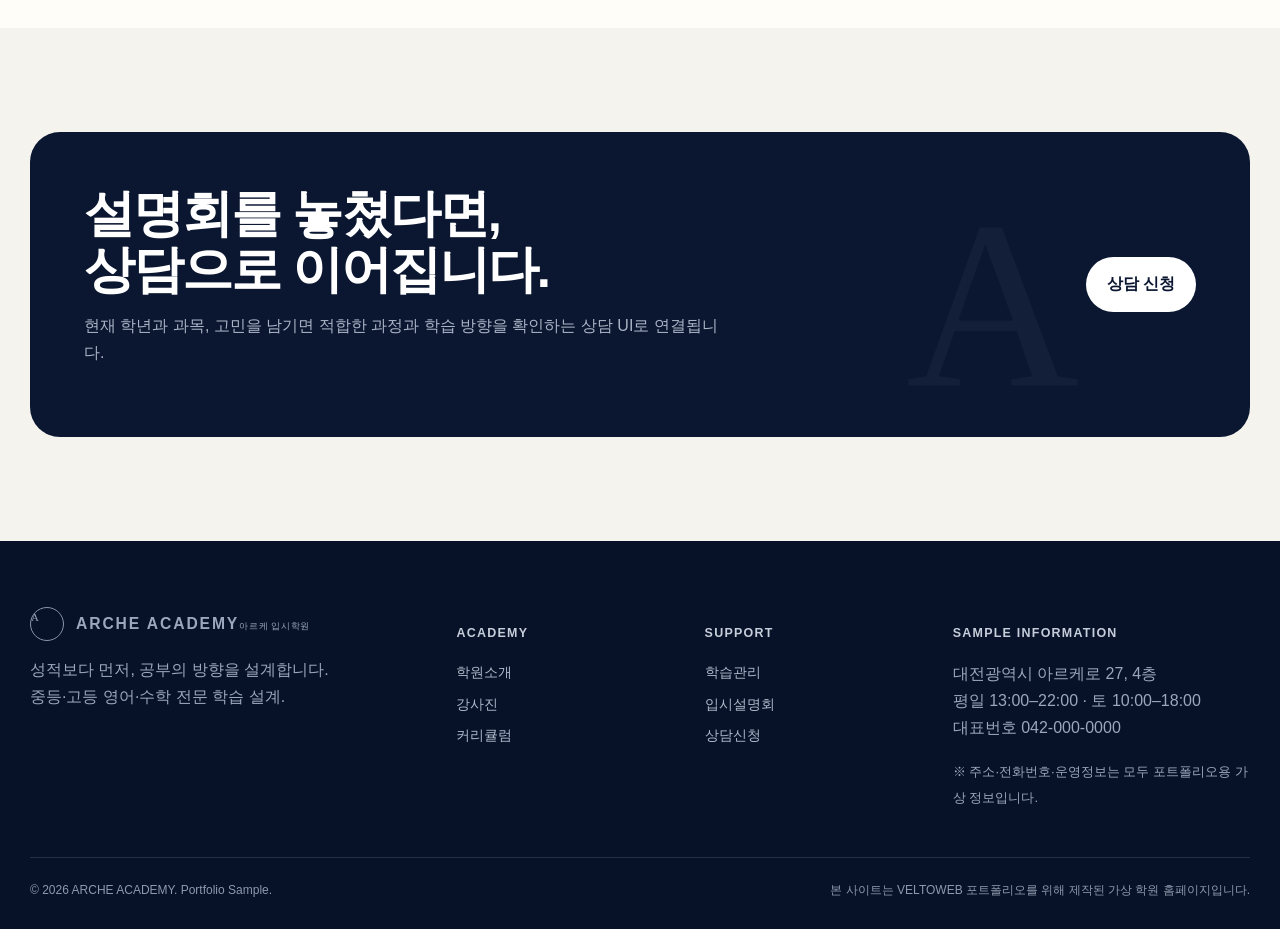
<file: seminar.html>
<!doctype html><html lang="ko"><head><meta charset="utf-8"><meta name="viewport" content="width=device-width,initial-scale=1,viewport-fit=cover"><title>입시설명회 | 아르케 입시학원</title><meta name="description" content="입시 전략 설명회와 학습 프로그램을 확인하는 포트폴리오 데모 페이지입니다."><meta property="og:title" content="입시설명회 | 아르케 입시학원"><meta property="og:description" content="입시 전략 설명회와 학습 프로그램을 확인하는 포트폴리오 데모 페이지입니다."><meta property="og:type" content="website"><meta name="theme-color" content="#0b1731"><link rel="icon" href="data:image/svg+xml,<svg xmlns=%22http://www.w3.org/2000/svg%22 viewBox=%220 0 100 100%22><rect width=%22100%22 height=%22100%22 rx=%2250%22 fill=%22%230b1731%22/><text x=%2250%22 y=%2264%22 font-size=%2250%22 text-anchor=%22middle%22 fill=%22white%22>A</text></svg>"><link rel="stylesheet" href="assets/css/style.css"><link rel="stylesheet" href="assets/css/responsive.css"></head><body><a class="skip-link" href="#main">본문 바로가기</a>
<header class="site-header"><div class="container header-inner">
<a class="brand" href="index.html" aria-label="아르케 입시학원 홈"><span class="brand-mark">A</span><span><strong>ARCHE ACADEMY</strong><small>아르케 입시학원</small></span></a>
<nav class="desktop-nav" aria-label="주요 메뉴"><a href="index.html">홈</a><a href="about.html">학원소개</a><a href="teachers.html">강사진</a><a href="curriculum.html">커리큘럼</a><a href="results.html">성적·합격사례</a><a href="management.html">학습관리</a><a href="seminar.html" aria-current="page">입시설명회</a></nav><a class="header-cta" href="consultation.html">상담 신청</a>
<button class="menu-btn" id="menuBtn" aria-label="메뉴 열기" aria-controls="mobileDrawer" aria-expanded="false"><i></i></button></div></header>
<div class="mobile-drawer" id="mobileDrawer" aria-hidden="true"><div class="drawer-overlay" tabindex="-1"></div><aside class="drawer-panel" aria-label="모바일 메뉴"><div class="drawer-top"><a class="brand" href="index.html"><span class="brand-mark">A</span><span><strong>ARCHE</strong><small>아르케 입시학원</small></span></a><button class="drawer-close" id="drawerClose" aria-label="메뉴 닫기">×</button></div><nav class="drawer-nav"><a href="index.html">홈</a><a href="about.html">학원소개</a><a href="teachers.html">강사진</a><a href="curriculum.html">커리큘럼</a><a href="results.html">성적·합격사례</a><a href="management.html">학습관리</a><a href="seminar.html" aria-current="page">입시설명회</a><a href="consultation.html">상담 신청</a></nav><div class="drawer-foot">중등 · 고등 영어/수학 전문<br>포트폴리오 데모 사이트</div></aside></div><main id="main"><section class="page-hero"><div class="container page-hero-grid"><div><div class="breadcrumb">HOME / 입시설명회</div><span class="eyebrow">Seminar</span><h1>입시 정보를<br>학습 계획으로 연결합니다.</h1></div><p class="aside">설명회 카드는 실제 운영 프로그램처럼 정보를 구조화하되, 모든 일정과 신청은 포트폴리오용 데모라는 점을 명확히 표시합니다.</p></div></section><section class="section"><div class="container"><div class="demo-notice">모든 설명회 일정과 신청 상태는 포트폴리오 UI 시연을 위한 가상 데이터입니다. 실제 행사가 아닙니다.</div><div class="seminar-grid" id="seminarGrid"></div></div></section><section class="section" style="background:#f5f3ed"><div class="container"><div class="cta-panel"><div><h2>설명회를 놓쳤다면,<br>상담으로 이어집니다.</h2><p>현재 학년과 과목, 고민을 남기면 적합한 과정과 학습 방향을 확인하는 상담 UI로 연결됩니다.</p></div><div class="cta-actions"><a class="btn btn-primary" href="consultation.html">상담 신청</a></div></div></div></section></main><footer class="site-footer"><div class="container"><div class="footer-grid"><div><a class="brand" href="index.html"><span class="brand-mark">A</span><span><strong>ARCHE ACADEMY</strong><small>아르케 입시학원</small></span></a><p>성적보다 먼저, 공부의 방향을 설계합니다.<br>중등·고등 영어·수학 전문 학습 설계.</p></div><div class="footer-col"><h4>Academy</h4><a href="about.html">학원소개</a><a href="teachers.html">강사진</a><a href="curriculum.html">커리큘럼</a></div><div class="footer-col"><h4>Support</h4><a href="management.html">학습관리</a><a href="seminar.html">입시설명회</a><a href="consultation.html">상담신청</a></div><div class="footer-col"><h4>Sample Information</h4><p>대전광역시 아르케로 27, 4층<br>평일 13:00–22:00 · 토 10:00–18:00<br>대표번호 042-000-0000</p><small>※ 주소·전화번호·운영정보는 모두 포트폴리오용 가상 정보입니다.</small></div></div><div class="footer-bottom"><span>© 2026 ARCHE ACADEMY. Portfolio Sample.</span><span>본 사이트는 VELTOWEB 포트폴리오를 위해 제작된 가상 학원 홈페이지입니다.</span></div></div></footer>
<div class="mobile-sticky" aria-label="빠른 상담"><a href="consultation.html#contact">문의</a><a href="consultation.html">상담 신청</a></div><div class="modal" id="seminarModal" aria-hidden="true" role="dialog" aria-modal="true" aria-labelledby="modalSeminarTitle"><div class="modal-overlay"></div><div class="modal-card"><button class="modal-close" id="modalClose" aria-label="닫기">×</button><h2 id="modalSeminarTitle">설명회 신청</h2><div class="demo-notice">포트폴리오용 데모 신청 화면입니다. 입력한 정보는 서버로 전송되거나 저장되지 않습니다.</div><form class="demo-form" novalidate><input type="hidden" id="seminarId"><div class="form-grid"><div class="field"><label for="seminarName">학생 이름</label><input id="seminarName" required autocomplete="off"><span class="field-error"></span></div><div class="field"><label for="seminarGrade">학년</label><select id="seminarGrade" required><option value="">선택</option><option>중1</option><option>중2</option><option>중3</option><option>고1</option><option>고2</option><option>고3</option></select><span class="field-error"></span></div><div class="field full"><label for="seminarTel">연락처</label><input id="seminarTel" type="tel" required placeholder="010-0000-0000" autocomplete="off"><span class="field-error"></span></div></div><label class="consent"><input type="checkbox" required> <span>데모 개인정보 수집 동의 UI를 확인했습니다. 실제 정보는 저장되지 않습니다.</span></label><span class="field-error" id="consentError"></span><button class="btn btn-primary" type="submit">데모 신청 완료</button><div class="form-success" tabindex="-1">신청 UI가 정상 처리되었습니다. 포트폴리오 데모이므로 실제 신청 정보는 전송되지 않았습니다.</div></form></div></div><script src="assets/js/data.js"></script><script src="assets/js/main.js"></script></body></html>
</file>
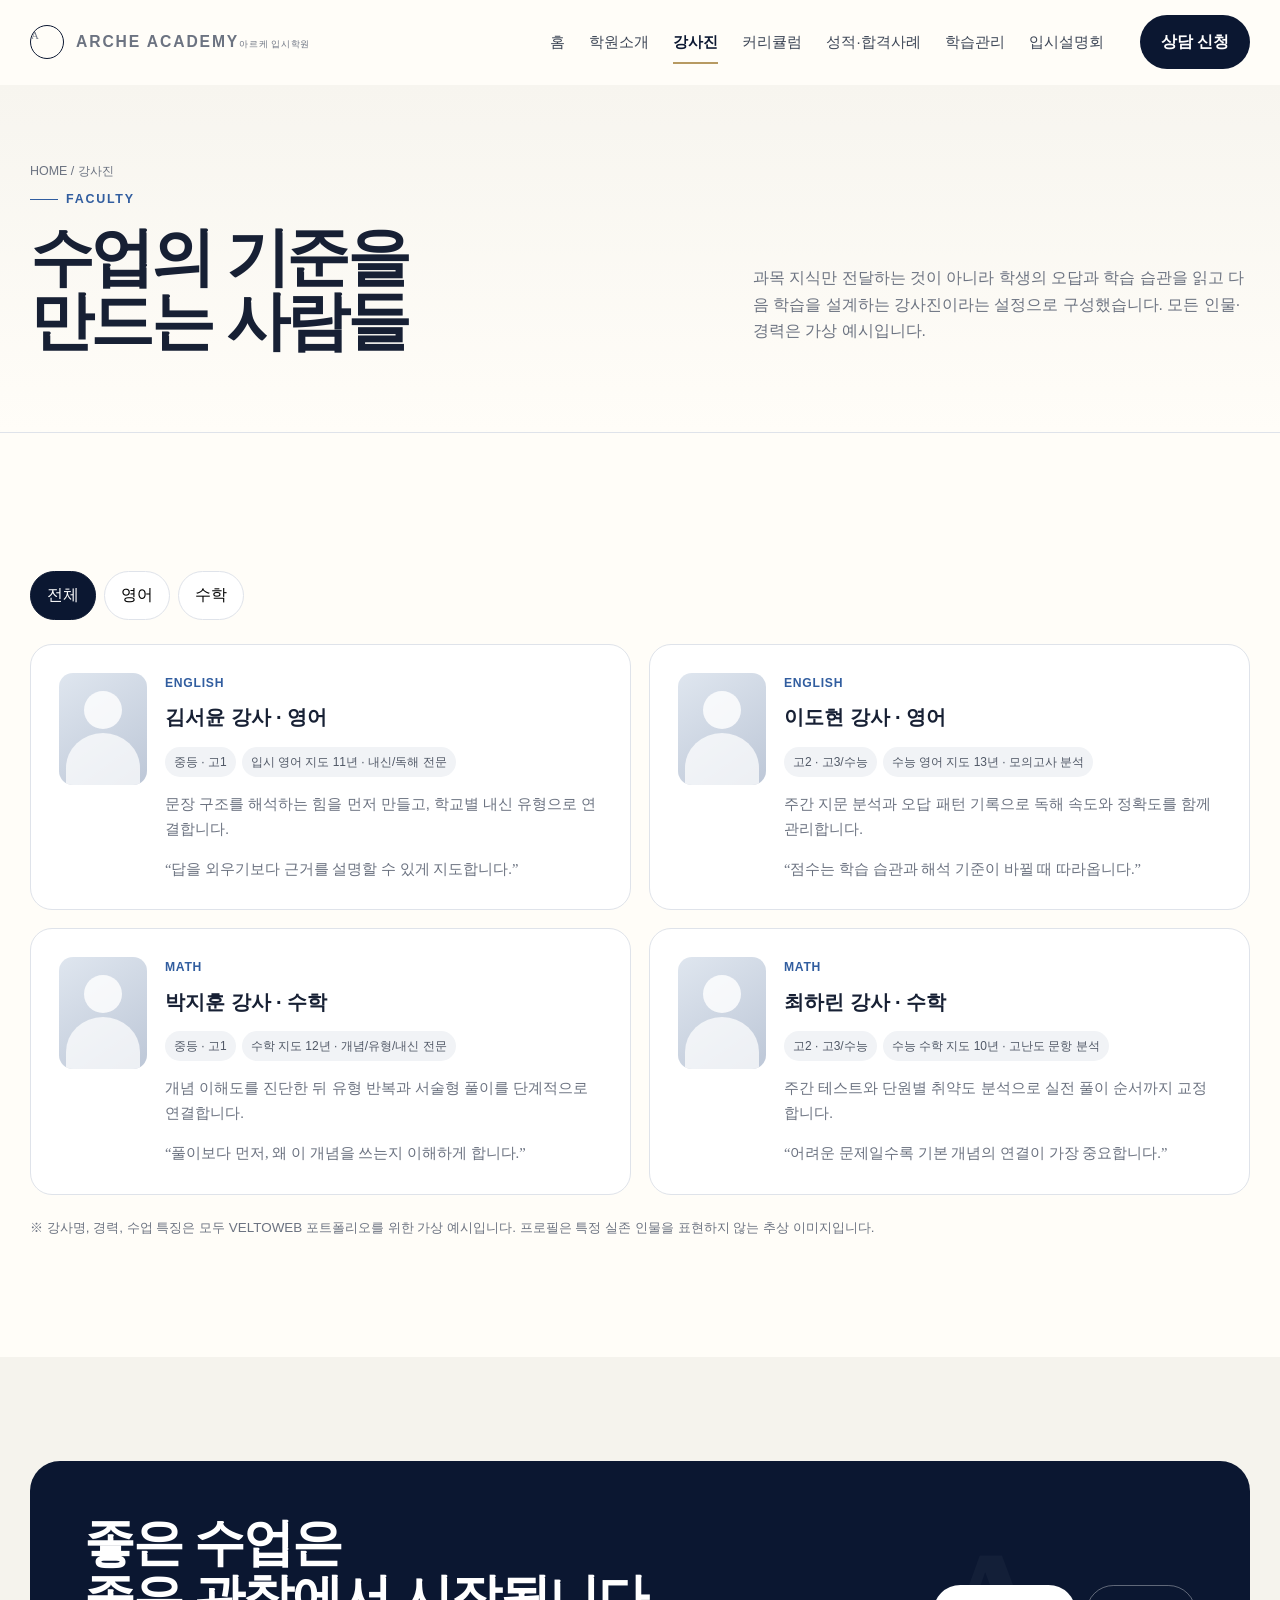
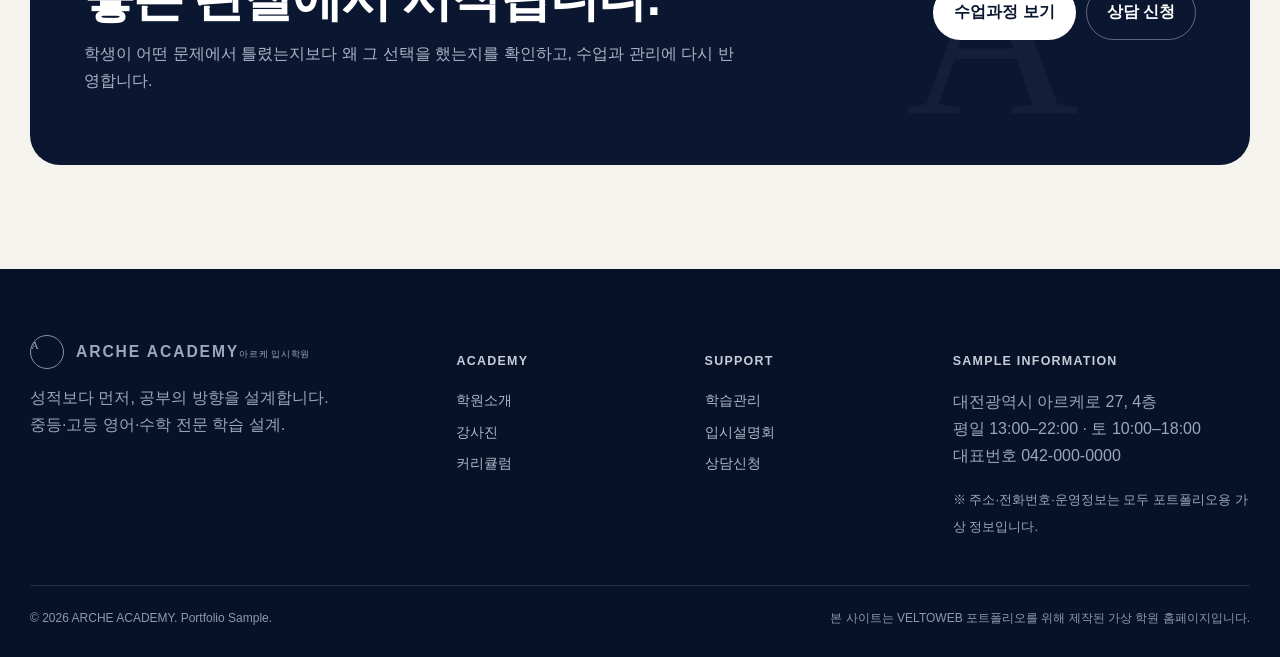
<file: teachers.html>
<!doctype html><html lang="ko"><head><meta charset="utf-8"><meta name="viewport" content="width=device-width,initial-scale=1,viewport-fit=cover"><title>강사진 | 아르케 입시학원</title><meta name="description" content="영어·수학 강사진과 수업 철학을 확인하는 포트폴리오 데모 페이지입니다."><meta property="og:title" content="강사진 | 아르케 입시학원"><meta property="og:description" content="영어·수학 강사진과 수업 철학을 확인하는 포트폴리오 데모 페이지입니다."><meta property="og:type" content="website"><meta name="theme-color" content="#0b1731"><link rel="icon" href="data:image/svg+xml,<svg xmlns=%22http://www.w3.org/2000/svg%22 viewBox=%220 0 100 100%22><rect width=%22100%22 height=%22100%22 rx=%2250%22 fill=%22%230b1731%22/><text x=%2250%22 y=%2264%22 font-size=%2250%22 text-anchor=%22middle%22 fill=%22white%22>A</text></svg>"><link rel="stylesheet" href="assets/css/style.css"><link rel="stylesheet" href="assets/css/responsive.css"></head><body><a class="skip-link" href="#main">본문 바로가기</a>
<header class="site-header"><div class="container header-inner">
<a class="brand" href="index.html" aria-label="아르케 입시학원 홈"><span class="brand-mark">A</span><span><strong>ARCHE ACADEMY</strong><small>아르케 입시학원</small></span></a>
<nav class="desktop-nav" aria-label="주요 메뉴"><a href="index.html">홈</a><a href="about.html">학원소개</a><a href="teachers.html" aria-current="page">강사진</a><a href="curriculum.html">커리큘럼</a><a href="results.html">성적·합격사례</a><a href="management.html">학습관리</a><a href="seminar.html">입시설명회</a></nav><a class="header-cta" href="consultation.html">상담 신청</a>
<button class="menu-btn" id="menuBtn" aria-label="메뉴 열기" aria-controls="mobileDrawer" aria-expanded="false"><i></i></button></div></header>
<div class="mobile-drawer" id="mobileDrawer" aria-hidden="true"><div class="drawer-overlay" tabindex="-1"></div><aside class="drawer-panel" aria-label="모바일 메뉴"><div class="drawer-top"><a class="brand" href="index.html"><span class="brand-mark">A</span><span><strong>ARCHE</strong><small>아르케 입시학원</small></span></a><button class="drawer-close" id="drawerClose" aria-label="메뉴 닫기">×</button></div><nav class="drawer-nav"><a href="index.html">홈</a><a href="about.html">학원소개</a><a href="teachers.html" aria-current="page">강사진</a><a href="curriculum.html">커리큘럼</a><a href="results.html">성적·합격사례</a><a href="management.html">학습관리</a><a href="seminar.html">입시설명회</a><a href="consultation.html">상담 신청</a></nav><div class="drawer-foot">중등 · 고등 영어/수학 전문<br>포트폴리오 데모 사이트</div></aside></div><main id="main"><section class="page-hero"><div class="container page-hero-grid"><div><div class="breadcrumb">HOME / 강사진</div><span class="eyebrow">Faculty</span><h1>수업의 기준을<br>만드는 사람들</h1></div><p class="aside">과목 지식만 전달하는 것이 아니라 학생의 오답과 학습 습관을 읽고 다음 학습을 설계하는 강사진이라는 설정으로 구성했습니다. 모든 인물·경력은 가상 예시입니다.</p></div></section><section class="section"><div class="container"><div class="tabs" aria-label="강사진 과목 필터"><button class="filter-btn active" data-filter="전체">전체</button><button class="filter-btn" data-filter="영어">영어</button><button class="filter-btn" data-filter="수학">수학</button></div><div class="teacher-grid" id="teacherGrid"></div><p class="note" style="margin-top:22px">※ 강사명, 경력, 수업 특징은 모두 VELTOWEB 포트폴리오를 위한 가상 예시입니다. 프로필은 특정 실존 인물을 표현하지 않는 추상 이미지입니다.</p></div></section><section class="section" style="background:#f5f3ed"><div class="container"><div class="cta-panel"><div><h2>좋은 수업은<br>좋은 관찰에서 시작됩니다.</h2><p>학생이 어떤 문제에서 틀렸는지보다 왜 그 선택을 했는지를 확인하고, 수업과 관리에 다시 반영합니다.</p></div><div class="cta-actions"><a class="btn btn-primary" href="curriculum.html">수업과정 보기</a><a class="btn btn-secondary" href="consultation.html">상담 신청</a></div></div></div></section></main><footer class="site-footer"><div class="container"><div class="footer-grid"><div><a class="brand" href="index.html"><span class="brand-mark">A</span><span><strong>ARCHE ACADEMY</strong><small>아르케 입시학원</small></span></a><p>성적보다 먼저, 공부의 방향을 설계합니다.<br>중등·고등 영어·수학 전문 학습 설계.</p></div><div class="footer-col"><h4>Academy</h4><a href="about.html">학원소개</a><a href="teachers.html">강사진</a><a href="curriculum.html">커리큘럼</a></div><div class="footer-col"><h4>Support</h4><a href="management.html">학습관리</a><a href="seminar.html">입시설명회</a><a href="consultation.html">상담신청</a></div><div class="footer-col"><h4>Sample Information</h4><p>대전광역시 아르케로 27, 4층<br>평일 13:00–22:00 · 토 10:00–18:00<br>대표번호 042-000-0000</p><small>※ 주소·전화번호·운영정보는 모두 포트폴리오용 가상 정보입니다.</small></div></div><div class="footer-bottom"><span>© 2026 ARCHE ACADEMY. Portfolio Sample.</span><span>본 사이트는 VELTOWEB 포트폴리오를 위해 제작된 가상 학원 홈페이지입니다.</span></div></div></footer>
<div class="mobile-sticky" aria-label="빠른 상담"><a href="consultation.html#contact">문의</a><a href="consultation.html">상담 신청</a></div><script src="assets/js/data.js"></script><script src="assets/js/main.js"></script></body></html>
</file>
<file: assets/css/style.css>
:root{
  --navy:#0b1731; --navy-2:#132548; --ink:#172034; --muted:#6c7381; --ivory:#f7f5ef; --paper:#fffdf8;
  --line:#dfe3ea; --gold:#b79a62; --blue:#315d9f; --white:#fff; --danger:#a93c3c; --success:#2e6e57;
  --shadow:0 20px 50px rgba(11,23,49,.10); --radius:22px; --max:1220px;
  --font:-apple-system,BlinkMacSystemFont,"Segoe UI","Noto Sans KR","Apple SD Gothic Neo",sans-serif;
}
*{box-sizing:border-box} html{scroll-behavior:smooth} body{margin:0;font-family:var(--font);color:var(--ink);background:var(--paper);line-height:1.68;overflow-x:hidden} body.nav-open{overflow:hidden}
a{color:inherit;text-decoration:none} button,input,select,textarea{font:inherit} button{cursor:pointer} img,svg{display:block;max-width:100%}
.container{width:min(calc(100% - 48px),var(--max));margin:auto}.section{padding:104px 0}.section-sm{padding:72px 0}.eyebrow{display:inline-flex;gap:8px;align-items:center;color:var(--blue);font-size:.78rem;font-weight:800;letter-spacing:.14em;text-transform:uppercase}.eyebrow:before{content:"";width:28px;height:1px;background:currentColor}.section-title{font-size:clamp(2rem,4vw,3.6rem);line-height:1.12;letter-spacing:-.045em;margin:16px 0 20px}.section-lead{font-size:1.05rem;color:var(--muted);max-width:700px}.note{font-size:.84rem;color:var(--muted)}
.skip-link{position:fixed;left:12px;top:-100px;background:var(--navy);color:#fff;padding:10px 14px;z-index:1000}.skip-link:focus{top:12px}
.site-header{position:sticky;top:0;z-index:90;border-bottom:1px solid transparent;transition:.25s ease}.site-header.scrolled{background:rgba(255,253,248,.92);backdrop-filter:blur(16px);border-color:var(--line)}.header-inner{height:84px;display:flex;align-items:center;gap:36px}.brand{display:flex;align-items:center;gap:12px;min-width:max-content}.brand-mark{width:34px;height:34px;border-radius:50%;border:1px solid var(--navy);display:grid;place-items:center;font-family:Georgia,serif;font-size:.8rem}.brand strong{font-size:.98rem;letter-spacing:.12em}.brand span{display:block;font-size:.68rem;color:var(--muted);letter-spacing:.06em}.desktop-nav{margin-left:auto;display:flex;align-items:center;gap:24px}.desktop-nav a{font-size:.93rem;color:#3d4656;position:relative}.desktop-nav a[aria-current="page"]{font-weight:800;color:var(--navy)}.desktop-nav a[aria-current="page"]:after{content:"";position:absolute;left:0;right:0;bottom:-10px;height:2px;background:var(--gold)}.header-cta,.btn{display:inline-flex;align-items:center;justify-content:center;gap:10px;border-radius:999px;padding:13px 20px;border:1px solid transparent;font-weight:800;transition:.2s ease}.header-cta,.btn-primary{background:var(--navy);color:#fff}.btn-primary:hover{background:var(--navy-2);transform:translateY(-1px)}.btn-secondary{border-color:#bfc7d3;background:transparent;color:var(--navy)}.btn-secondary:hover{border-color:var(--navy);background:#fff}.menu-btn{display:none;margin-left:auto;width:46px;height:46px;border:1px solid var(--line);background:#fff;border-radius:50%;align-items:center;justify-content:center}.menu-btn i,.menu-btn i:before,.menu-btn i:after{content:"";width:18px;height:1.5px;background:var(--navy);position:absolute}.menu-btn i:before{transform:translateY(-6px)}.menu-btn i:after{transform:translateY(6px)}
.mobile-drawer{position:fixed;inset:0;z-index:110;visibility:hidden;pointer-events:none}.mobile-drawer.open{visibility:visible;pointer-events:auto}.drawer-overlay{position:absolute;inset:0;background:rgba(11,23,49,.45);opacity:0;transition:.25s}.mobile-drawer.open .drawer-overlay{opacity:1}.drawer-panel{position:absolute;right:0;top:0;height:100%;width:min(90vw,390px);background:var(--paper);padding:24px;transform:translateX(100%);transition:.28s ease;display:flex;flex-direction:column;overflow:auto}.mobile-drawer.open .drawer-panel{transform:none}.drawer-top{display:flex;justify-content:space-between;align-items:center}.drawer-close{width:44px;height:44px;border:1px solid var(--line);background:#fff;border-radius:50%;font-size:1.35rem}.drawer-nav{display:grid;gap:6px;margin:44px 0}.drawer-nav a{padding:14px 4px;border-bottom:1px solid var(--line);font-size:1.05rem}.drawer-nav a[aria-current="page"]{font-weight:800}.drawer-foot{margin-top:auto;padding-top:30px;color:var(--muted);font-size:.88rem}
.hero{position:relative;overflow:hidden;padding:86px 0 92px;background:linear-gradient(180deg,#fffdf8 0%,#f5f3ed 100%)}.hero:before{content:"";position:absolute;inset:0;background-image:linear-gradient(rgba(11,23,49,.035) 1px,transparent 1px),linear-gradient(90deg,rgba(11,23,49,.035) 1px,transparent 1px);background-size:56px 56px;mask-image:linear-gradient(to bottom,#000,transparent)}.hero-grid{position:relative;display:grid;grid-template-columns:1.02fr .98fr;gap:70px;align-items:center}.hero h1{font-size:clamp(3rem,6.2vw,5.8rem);line-height:.98;letter-spacing:-.065em;margin:18px 0 26px;max-width:800px}.hero h1 em{font-family:Georgia,serif;font-weight:400;color:var(--blue)}.hero-copy{font-size:1.08rem;color:var(--muted);max-width:620px}.hero-actions{display:flex;gap:12px;flex-wrap:wrap;margin-top:32px}.hero-points{display:grid;grid-template-columns:repeat(2,1fr);gap:10px;margin-top:44px}.hero-point{padding:15px 0;border-top:1px solid #cfd4dc;font-size:.9rem}.hero-point b{display:block;color:var(--navy);font-size:1.02rem}.hero-visual{position:relative;min-height:560px}.visual-card{position:absolute;background:#fff;border:1px solid #e3e6eb;border-radius:26px;box-shadow:var(--shadow)}.visual-main{inset:40px 0 0 60px;padding:30px;background:var(--navy);color:white;overflow:hidden}.visual-main:after{content:"ARCHE";position:absolute;font-family:Georgia,serif;font-size:7rem;letter-spacing:.08em;right:-32px;bottom:-24px;color:rgba(255,255,255,.04)}.dashboard-head{display:flex;justify-content:space-between;align-items:start;gap:20px}.dashboard-head span{font-size:.75rem;color:#a9b6cf;letter-spacing:.12em}.dashboard-score{font-size:2.5rem;line-height:1}.mini-chart{height:170px;margin:34px 0 22px;display:flex;align-items:end;gap:10px}.mini-chart i{display:block;flex:1;border-radius:8px 8px 3px 3px;background:linear-gradient(#c8b17f,#7e6c48);min-height:30px}.mini-chart i:nth-child(1){height:38%}.mini-chart i:nth-child(2){height:55%}.mini-chart i:nth-child(3){height:47%}.mini-chart i:nth-child(4){height:72%}.mini-chart i:nth-child(5){height:63%}.mini-chart i:nth-child(6){height:88%}.mini-chart i:nth-child(7){height:80%}.dashboard-list{display:grid;gap:10px}.dashboard-row{display:flex;justify-content:space-between;gap:20px;padding:12px 0;border-top:1px solid rgba(255,255,255,.12);font-size:.84rem}.floating-note{left:0;top:0;width:190px;padding:20px;z-index:2}.floating-note strong{font-size:1.9rem;color:var(--navy)}.floating-note span{display:block;font-size:.76rem;color:var(--muted)}.floating-test{right:-24px;bottom:0;width:220px;padding:20px}.progress-ring{width:62px;height:62px;border-radius:50%;display:grid;place-items:center;background:conic-gradient(var(--gold) 0 82%,#ece8df 82%);position:relative}.progress-ring:after{content:"82";position:absolute;width:46px;height:46px;border-radius:50%;background:#fff;display:grid;place-items:center;font-weight:800}.floating-test p{margin:12px 0 0;font-size:.82rem;color:var(--muted)}
.dark-section{background:var(--navy);color:white}.dark-section .section-lead,.dark-section .note{color:#aab4c6}.reason-grid{display:grid;grid-template-columns:1.1fr .9fr;gap:70px;align-items:start}.reason-list{border-top:1px solid rgba(255,255,255,.18)}.reason-item{display:grid;grid-template-columns:70px 1fr;gap:18px;padding:28px 0;border-bottom:1px solid rgba(255,255,255,.18)}.reason-item .num{font-family:Georgia,serif;color:#c7ac73;font-size:1.6rem}.reason-item h3{margin:0 0 7px;font-size:1.1rem}.reason-item p{margin:0;color:#aab4c6}.reason-statement{position:sticky;top:120px;padding:34px;border:1px solid rgba(255,255,255,.16);border-radius:var(--radius);background:rgba(255,255,255,.04)}.reason-statement strong{font-size:clamp(2.2rem,4vw,4rem);line-height:1.05;display:block;letter-spacing:-.04em}.reason-statement small{display:block;color:#aab4c6;margin-top:24px}
.process{display:grid;grid-template-columns:repeat(7,1fr);gap:0;margin-top:44px;border-top:1px solid var(--line)}.process-step{padding:24px 16px 20px;border-right:1px solid var(--line);min-height:150px}.process-step:last-child{border-right:0}.process-step b{font-family:Georgia,serif;color:var(--gold);font-size:1.35rem}.process-step strong{display:block;margin:22px 0 6px;font-size:.94rem}.process-step span{font-size:.78rem;color:var(--muted)}
.tabs{display:flex;gap:8px;flex-wrap:wrap;margin:34px 0 24px}.tab-btn,.filter-btn{border:1px solid var(--line);background:#fff;border-radius:999px;padding:10px 16px}.tab-btn.active,.filter-btn.active{background:var(--navy);color:#fff;border-color:var(--navy)}.program-grid,.teacher-grid,.result-grid,.seminar-grid{display:grid;grid-template-columns:repeat(2,1fr);gap:18px}.program-card,.teacher-card,.result-card,.seminar-card,.info-card{border:1px solid var(--line);background:#fff;border-radius:var(--radius);padding:28px;transition:.22s ease}.program-card:hover,.teacher-card:hover,.result-card:hover,.seminar-card:hover{transform:translateY(-3px);box-shadow:var(--shadow)}.program-card .meta,.teacher-card .meta{font-size:.76rem;color:var(--blue);font-weight:800;letter-spacing:.06em}.program-card h3,.teacher-card h3,.result-card h3,.seminar-card h3{margin:8px 0 12px;font-size:1.25rem}.chip-row{display:flex;gap:6px;flex-wrap:wrap}.chip{background:#f1f3f6;border-radius:999px;padding:5px 9px;font-size:.75rem;color:#505866}.program-card p,.teacher-card p,.seminar-card p{color:var(--muted);font-size:.93rem}.card-link{display:inline-flex;align-items:center;gap:8px;margin-top:16px;font-weight:800;font-size:.88rem;color:var(--navy)}.card-link:after{content:"→"}
.result-card{position:relative;overflow:hidden}.result-top{display:flex;justify-content:space-between;gap:16px;align-items:start}.result-change{display:flex;gap:10px;align-items:center;margin:26px 0}.result-change .score{font-size:2rem;font-weight:900;letter-spacing:-.04em}.result-change .arrow{color:var(--gold)}.result-card .case{padding-top:18px;border-top:1px solid var(--line);font-size:.88rem}.result-card .case b{display:block;margin-bottom:4px}.portfolio-tag{font-size:.7rem;border:1px solid var(--line);border-radius:999px;padding:5px 8px;color:var(--muted)}
.management-showcase{display:grid;grid-template-columns:.85fr 1.15fr;gap:28px;align-items:stretch}.management-copy{padding:30px 0}.dashboard-demo{border-radius:28px;background:#111f3e;color:#fff;padding:28px;box-shadow:var(--shadow)}.demo-bar{display:flex;align-items:center;justify-content:space-between;margin-bottom:24px}.demo-dot{width:9px;height:9px;border-radius:50%;background:#c7ac73;box-shadow:18px 0 #6683b5,36px 0 #8090a8}.metric-grid{display:grid;grid-template-columns:repeat(3,1fr);gap:10px}.metric{background:rgba(255,255,255,.065);border:1px solid rgba(255,255,255,.08);padding:18px;border-radius:14px}.metric span{font-size:.72rem;color:#9eabc3}.metric strong{display:block;font-size:1.55rem;margin-top:6px}.demo-tasks{margin-top:10px;background:#fff;color:var(--ink);border-radius:16px;padding:18px}.task-row{display:grid;grid-template-columns:1fr auto;gap:10px;padding:12px 0;border-bottom:1px solid var(--line);font-size:.86rem}.task-row:last-child{border-bottom:0}.status{font-size:.72rem;border-radius:999px;padding:4px 8px;background:#eef3f1;color:var(--success)}
.teacher-card{display:grid;grid-template-columns:88px 1fr;gap:18px}.teacher-avatar{width:88px;height:112px;border-radius:14px;background:linear-gradient(145deg,#dfe6ef,#bdc7d7);position:relative;overflow:hidden}.teacher-avatar:before{content:"";position:absolute;width:38px;height:38px;border-radius:50%;background:#fff;left:25px;top:18px;opacity:.82}.teacher-avatar:after{content:"";position:absolute;width:74px;height:70px;border-radius:50% 50% 15% 15%;background:#fff;left:7px;top:60px;opacity:.72}.teacher-card .quote{font-family:Georgia,serif;color:#6b7280;font-size:.91rem}
.seminar-card .status-label{display:inline-flex;align-items:center;gap:6px;font-size:.75rem;font-weight:800}.status-label:before{content:"";width:7px;height:7px;border-radius:50%;background:var(--success)}.status-label[data-status*="마감 임박"]:before{background:#b57d33}.status-label[data-status*="지난"]:before{background:#8f96a3}.seminar-meta{display:grid;grid-template-columns:repeat(2,1fr);gap:10px;margin:18px 0}.seminar-meta div{background:#f5f6f8;border-radius:12px;padding:12px}.seminar-meta small{display:block;color:var(--muted)}
.cta-panel{background:var(--navy);color:#fff;border-radius:30px;padding:54px;display:grid;grid-template-columns:1fr auto;gap:40px;align-items:center;overflow:hidden;position:relative}.cta-panel:after{content:"A";position:absolute;right:14%;bottom:-70px;font-family:Georgia,serif;font-size:15rem;color:rgba(255,255,255,.035)}.cta-panel h2{font-size:clamp(2rem,4vw,3.6rem);line-height:1.08;margin:0 0 14px;letter-spacing:-.04em}.cta-panel p{color:#aab4c6;max-width:650px}.cta-actions{display:flex;gap:10px;position:relative;z-index:2}.cta-panel .btn-secondary{border-color:rgba(255,255,255,.35);color:#fff}.cta-panel .btn-primary{background:#fff;color:var(--navy)}
.page-hero{padding:76px 0 64px;background:linear-gradient(180deg,#f7f5ef,#fffdf8);border-bottom:1px solid var(--line)}.page-hero-grid{display:grid;grid-template-columns:1fr .75fr;gap:60px;align-items:end}.page-hero h1{font-size:clamp(2.7rem,5vw,5rem);line-height:1;letter-spacing:-.055em;margin:15px 0}.page-hero .aside{font-size:.98rem;color:var(--muted);padding-bottom:8px}.breadcrumb{font-size:.78rem;color:var(--muted)}
.editorial-grid{display:grid;grid-template-columns:.75fr 1.25fr;gap:70px}.editorial-title{position:sticky;top:120px;align-self:start}.editorial-stack{display:grid;gap:18px}.editorial-item{padding:28px 0;border-top:1px solid var(--line)}.editorial-item h3{margin:0 0 10px;font-size:1.28rem}.editorial-item p{color:var(--muted);margin:0}.stat-strip{display:grid;grid-template-columns:repeat(4,1fr);border:1px solid var(--line);border-radius:22px;overflow:hidden}.stat{padding:26px;border-right:1px solid var(--line);background:#fff}.stat:last-child{border-right:0}.stat strong{font-size:2rem;display:block;color:var(--navy)}.stat span{font-size:.8rem;color:var(--muted)}
.location-box{display:grid;grid-template-columns:1.1fr .9fr;border:1px solid var(--line);border-radius:28px;overflow:hidden}.map-visual{min-height:360px;background-color:#edf0f1;background-image:linear-gradient(30deg,#dce2e4 12%,transparent 12.5%,transparent 87%,#dce2e4 87.5%,#dce2e4),linear-gradient(150deg,#dce2e4 12%,transparent 12.5%,transparent 87%,#dce2e4 87.5%,#dce2e4),linear-gradient(30deg,#dce2e4 12%,transparent 12.5%,transparent 87%,#dce2e4 87.5%,#dce2e4),linear-gradient(150deg,#dce2e4 12%,transparent 12.5%,transparent 87%,#dce2e4 87.5%,#dce2e4),linear-gradient(60deg,#e5e9ea 25%,transparent 25.5%,transparent 75%,#e5e9ea 75%,#e5e9ea),linear-gradient(60deg,#e5e9ea 25%,transparent 25.5%,transparent 75%,#e5e9ea 75%,#e5e9ea);background-size:80px 140px;position:relative}.map-pin{position:absolute;left:50%;top:50%;width:58px;height:58px;border-radius:50% 50% 50% 0;background:var(--navy);transform:translate(-50%,-60%) rotate(-45deg);display:grid;place-items:center;box-shadow:var(--shadow)}.map-pin:after{content:"A";color:white;transform:rotate(45deg);font-family:Georgia,serif}.location-info{padding:36px;background:#fff}.location-info dl{display:grid;grid-template-columns:90px 1fr;gap:10px 14px;font-size:.9rem}.location-info dt{color:var(--muted)}.location-info dd{margin:0}
.detail-grid{display:grid;grid-template-columns:280px 1fr;gap:36px}.side-filter{position:sticky;top:120px;align-self:start;border:1px solid var(--line);border-radius:20px;padding:12px;background:#fff}.side-filter button{display:block;width:100%;text-align:left;border:0;background:transparent;padding:12px 14px;border-radius:12px}.side-filter button.active{background:var(--navy);color:#fff}.program-detail-grid{display:grid;gap:18px}.program-detail{border:1px solid var(--line);border-radius:22px;background:#fff;padding:30px}.program-detail-head{display:flex;justify-content:space-between;gap:20px}.detail-columns{display:grid;grid-template-columns:repeat(2,1fr);gap:12px;margin-top:20px}.detail-cell{background:#f6f6f3;border-radius:14px;padding:16px}.detail-cell small{display:block;color:var(--muted);margin-bottom:6px}.detail-cell strong{font-size:.92rem}
.management-grid{display:grid;grid-template-columns:repeat(3,1fr);gap:16px}.management-item{border-top:3px solid var(--navy);background:#fff;padding:26px;border-radius:0 0 18px 18px}.management-item b{font-family:Georgia,serif;color:var(--gold)}.management-item h3{margin:14px 0 8px}.management-item p{color:var(--muted);font-size:.9rem}.report-table{background:#fff;border:1px solid var(--line);border-radius:22px;overflow:hidden}.report-row{display:grid;grid-template-columns:1fr 1fr .8fr .7fr;gap:10px;padding:16px 20px;border-bottom:1px solid var(--line);font-size:.88rem}.report-row:first-child{background:#f4f5f6;font-weight:800}.report-row:last-child{border-bottom:0}
.faq{max-width:900px}.faq-item{border-bottom:1px solid var(--line)}.faq-button{width:100%;display:flex;justify-content:space-between;gap:20px;padding:22px 0;border:0;background:transparent;text-align:left;font-weight:800;color:var(--ink)}.faq-button span:last-child{font-size:1.2rem}.faq-panel{display:grid;grid-template-rows:0fr;transition:.25s}.faq-panel>div{overflow:hidden;color:var(--muted)}.faq-item.open .faq-panel{grid-template-rows:1fr}.faq-item.open .faq-panel>div{padding-bottom:22px}
.form-shell{display:grid;grid-template-columns:.78fr 1.22fr;gap:48px;align-items:start}.form-intro{position:sticky;top:120px}.form-card{background:#fff;border:1px solid var(--line);border-radius:26px;padding:34px}.form-grid{display:grid;grid-template-columns:repeat(2,1fr);gap:18px}.field{display:grid;gap:7px}.field.full{grid-column:1/-1}.field label,.fieldset legend{font-size:.85rem;font-weight:800}.field input,.field select,.field textarea{width:100%;border:1px solid #cfd5dd;border-radius:12px;background:#fff;padding:13px 14px;outline:none;color:var(--ink)}.field textarea{min-height:130px;resize:vertical}.field input:focus,.field select:focus,.field textarea:focus{border-color:var(--blue);box-shadow:0 0 0 3px rgba(49,93,159,.12)}.field-error{min-height:18px;color:var(--danger);font-size:.76rem}.consent{display:flex;align-items:flex-start;gap:10px;margin:20px 0;font-size:.84rem;color:var(--muted)}.consent input{margin-top:4px}.form-success{display:none;margin-top:18px;padding:16px;border-radius:14px;background:#eef6f2;color:#215440;font-size:.9rem}.form-success.show{display:block}
.modal{position:fixed;inset:0;z-index:140;display:none;place-items:center;padding:20px}.modal.open{display:grid}.modal-overlay{position:absolute;inset:0;background:rgba(11,23,49,.56)}.modal-card{position:relative;width:min(100%,560px);max-height:min(85vh,760px);overflow:auto;background:var(--paper);border-radius:24px;padding:28px;box-shadow:var(--shadow)}.modal-close{position:absolute;right:18px;top:18px;border:1px solid var(--line);background:#fff;width:40px;height:40px;border-radius:50%;font-size:1.2rem}.modal-card h2{padding-right:54px}.demo-notice{background:#f2efe7;border-left:3px solid var(--gold);padding:12px 14px;font-size:.82rem;color:#5f5a4d;margin:16px 0}
.site-footer{background:#071127;color:white;padding:66px 0 28px}.footer-grid{display:grid;grid-template-columns:1.3fr repeat(2,.7fr) 1fr;gap:40px}.site-footer .brand-mark{border-color:#8794aa}.site-footer .brand span,.site-footer p,.site-footer small{color:#9ba7bb}.footer-col h4{font-size:.78rem;letter-spacing:.1em;text-transform:uppercase;color:#c6cedb}.footer-col a{display:block;color:#aeb8c9;font-size:.88rem;margin:8px 0}.footer-bottom{display:flex;justify-content:space-between;gap:20px;border-top:1px solid rgba(255,255,255,.13);margin-top:46px;padding-top:22px;font-size:.75rem;color:#8e99ac}
.mobile-sticky{display:none}.reveal{opacity:0;transform:translateY(20px);transition:opacity .65s ease,transform .65s ease}.reveal.visible{opacity:1;transform:none}
:focus-visible{outline:3px solid rgba(49,93,159,.35);outline-offset:3px}
.image-story-grid{display:grid;grid-template-columns:1.1fr .9fr;gap:18px;margin-top:34px}.image-story{position:relative;border-radius:24px;overflow:hidden;min-height:360px;background:#e9e6de}.image-story img{width:100%;height:100%;object-fit:cover;position:absolute;inset:0}.image-story.small{min-height:300px;margin-top:70px}.image-caption{position:absolute;left:18px;bottom:18px;background:rgba(255,253,248,.9);backdrop-filter:blur(10px);padding:10px 12px;border-radius:12px;font-size:.78rem;color:var(--navy)}
</file>
<file: assets/css/responsive.css>
@media (max-width:1100px){
  .desktop-nav{gap:15px}.desktop-nav a{font-size:.84rem}.header-inner{gap:18px}.header-cta{padding:12px 16px}
  .hero-grid{gap:34px}.hero-visual{min-height:520px}.visual-main{left:36px}.reason-grid{gap:40px}.process{grid-template-columns:repeat(4,1fr)}.process-step{border-bottom:1px solid var(--line)}.management-showcase{grid-template-columns:1fr}.footer-grid{grid-template-columns:1.2fr 1fr 1fr}.footer-col:last-child{grid-column:1/-1}.detail-grid{grid-template-columns:220px 1fr}
}
@media (max-width:920px){
  .desktop-nav,.header-cta{display:none}.menu-btn{display:flex}.header-inner{height:74px}
  .hero{padding:62px 0 76px}.hero-grid,.page-hero-grid,.editorial-grid,.form-shell,.location-box{grid-template-columns:1fr}.hero-visual{min-height:480px;max-width:600px;width:100%;margin:auto}.page-hero .aside{max-width:680px}.editorial-title,.form-intro{position:static}.reason-grid{grid-template-columns:1fr}.reason-statement{position:static}.stat-strip{grid-template-columns:repeat(2,1fr)}.stat:nth-child(2){border-right:0}.stat:nth-child(-n+2){border-bottom:1px solid var(--line)}.program-grid,.teacher-grid,.result-grid,.seminar-grid{grid-template-columns:1fr}.management-grid{grid-template-columns:repeat(2,1fr)}.footer-grid{grid-template-columns:1fr 1fr}.footer-col:last-child{grid-column:auto}.detail-grid{grid-template-columns:1fr}.side-filter{position:static;display:flex;gap:6px;overflow:auto}.side-filter button{width:auto;white-space:nowrap}.report-row{grid-template-columns:1fr 1fr}.report-row span:nth-child(3),.report-row span:nth-child(4){font-size:.78rem}
}
@media (max-width:700px){
  .container{width:min(calc(100% - 32px),var(--max))}.section{padding:76px 0}.section-sm{padding:56px 0}.section-title{font-size:clamp(2rem,10vw,3rem)}
  .hero h1{font-size:clamp(3rem,14vw,4.7rem)}.hero-copy{font-size:1rem}.hero-points{grid-template-columns:1fr 1fr}.hero-visual{min-height:430px}.visual-main{inset:28px 0 12px 18px;padding:22px;border-radius:20px}.floating-note{width:150px;padding:14px}.floating-note strong{font-size:1.45rem}.floating-test{width:180px;right:-8px;padding:15px}.mini-chart{height:130px}.dashboard-score{font-size:2rem}
  .process{grid-template-columns:1fr}.process-step{display:grid;grid-template-columns:50px 1fr;min-height:auto;border-right:0;padding:17px 0}.process-step strong{margin:0}.process-step span{grid-column:2}.cta-panel{grid-template-columns:1fr;padding:36px 26px}.cta-actions{flex-wrap:wrap}.cta-actions .btn{flex:1;min-width:150px}.page-hero{padding:54px 0 46px}.page-hero h1{font-size:clamp(2.8rem,13vw,4.2rem)}.stat-strip{grid-template-columns:1fr}.stat,.stat:nth-child(2){border-right:0;border-bottom:1px solid var(--line)}.stat:last-child{border-bottom:0}.management-grid{grid-template-columns:1fr}.metric-grid{grid-template-columns:1fr 1fr}.teacher-card{grid-template-columns:72px 1fr}.teacher-avatar{width:72px;height:92px}.teacher-avatar:before{left:18px}.teacher-avatar:after{left:0;top:56px}.detail-columns,.form-grid{grid-template-columns:1fr}.field.full{grid-column:auto}.program-detail-head{display:block}.location-info{padding:26px}.location-info dl{grid-template-columns:1fr}.location-info dd{margin-bottom:8px}.seminar-meta{grid-template-columns:1fr 1fr}.footer-grid{grid-template-columns:1fr}.footer-bottom{display:block}.footer-bottom span{display:block;margin-top:8px}
  .mobile-sticky{position:fixed;left:12px;right:12px;bottom:10px;z-index:80;display:grid;grid-template-columns:.8fr 1.2fr;background:rgba(255,255,255,.94);backdrop-filter:blur(16px);border:1px solid var(--line);border-radius:18px;padding:7px;box-shadow:0 12px 35px rgba(11,23,49,.16)}.mobile-sticky a{display:flex;justify-content:center;align-items:center;padding:11px 10px;font-weight:800;font-size:.85rem;border-radius:12px}.mobile-sticky a:last-child{background:var(--navy);color:#fff}.site-footer{padding-bottom:100px}.form-card{padding:24px}.modal{padding:10px}.modal-card{padding:24px 20px;border-radius:20px}.report-row{grid-template-columns:1fr}.report-row:first-child{display:none}.report-row span:before{content:attr(data-label);display:inline-block;width:82px;color:var(--muted);font-size:.74rem}
}
@media (max-width:390px){
  .container{width:min(calc(100% - 24px),var(--max))}.brand strong{font-size:.9rem}.brand span{font-size:.62rem}.hero{padding-top:48px}.hero-points{grid-template-columns:1fr}.hero-visual{min-height:390px}.floating-note{left:4px}.floating-test{right:0}.visual-main{left:14px}.dashboard-row{gap:8px}.seminar-meta{grid-template-columns:1fr}.cta-actions .btn{width:100%}.metric-grid{grid-template-columns:1fr}.teacher-card{grid-template-columns:1fr}.teacher-avatar{width:100%;height:130px}.teacher-avatar:before{left:calc(50% - 20px)}.teacher-avatar:after{left:calc(50% - 37px)}
}
@media (prefers-reduced-motion:reduce){*{scroll-behavior:auto!important;transition:none!important;animation:none!important}.reveal{opacity:1;transform:none}}
@media (max-width:700px){.image-story-grid{grid-template-columns:1fr}.image-story,.image-story.small{min-height:250px;margin-top:0}}
</file>
